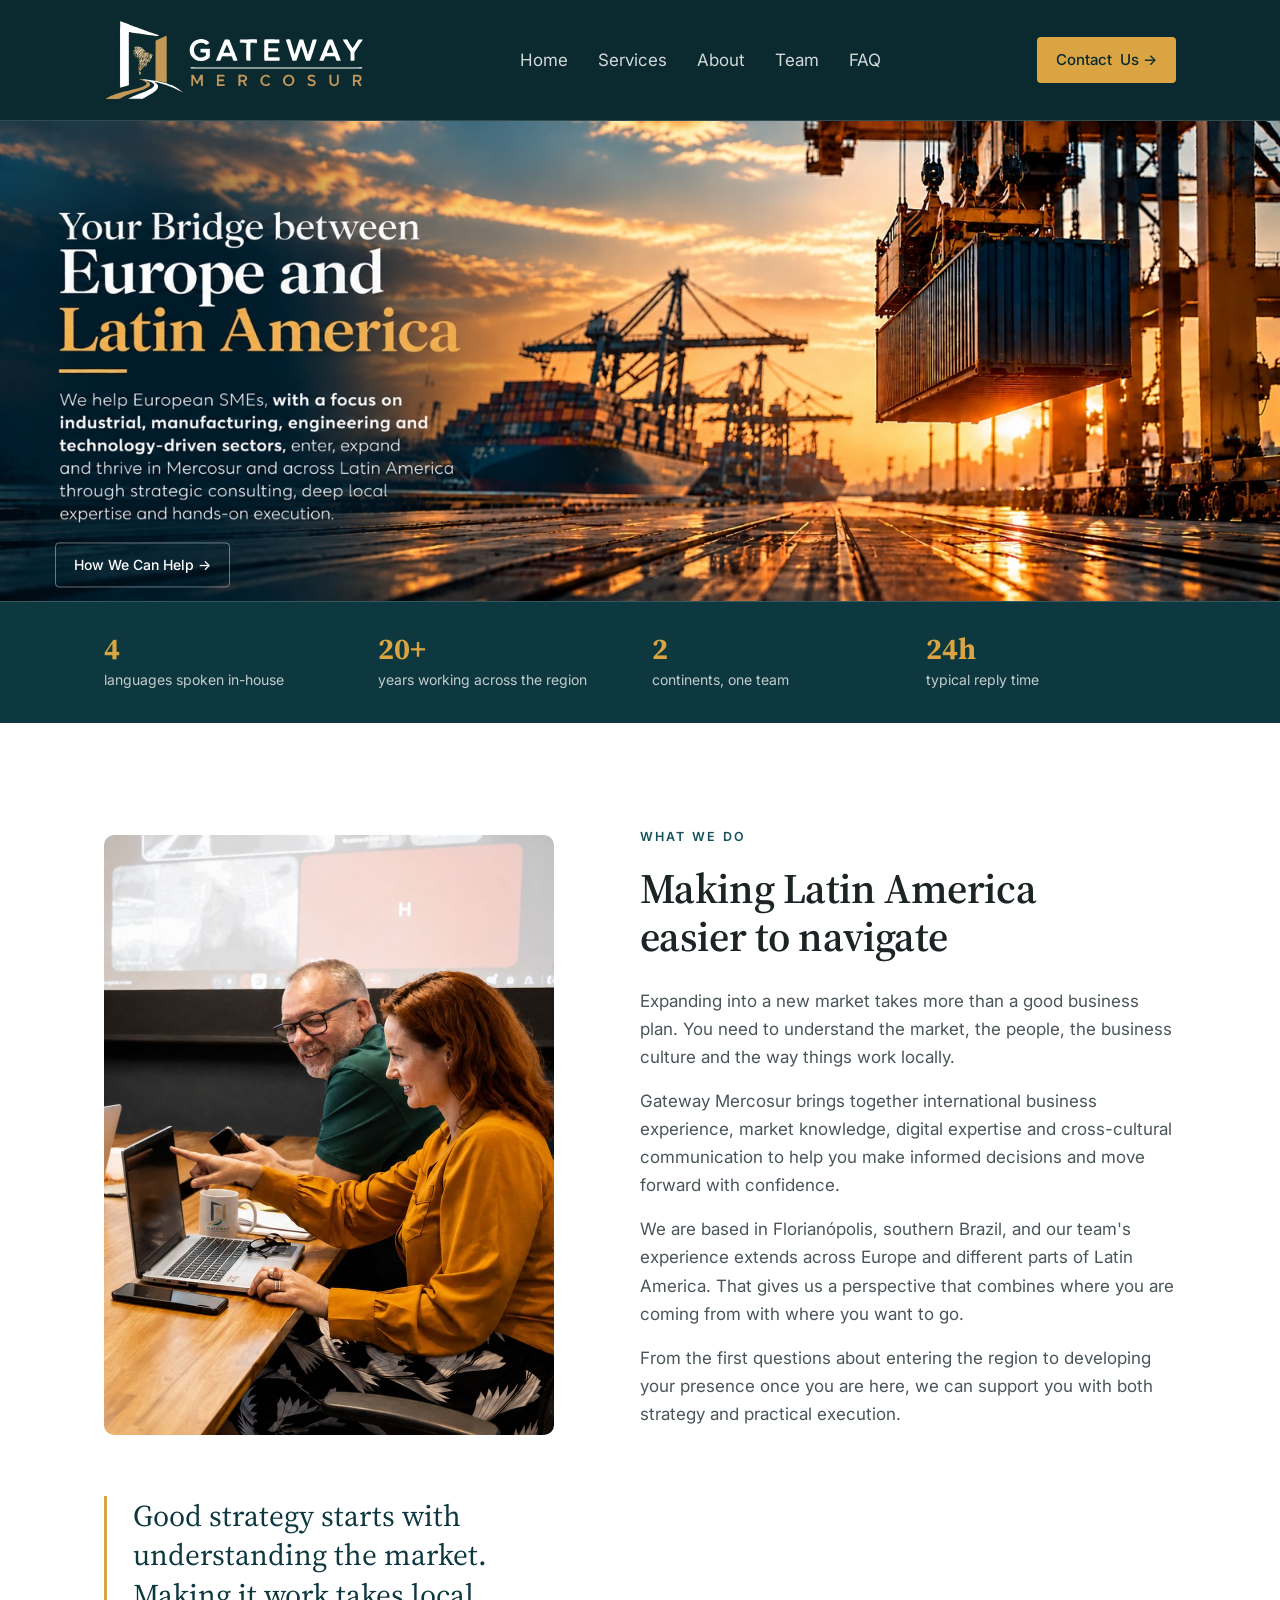
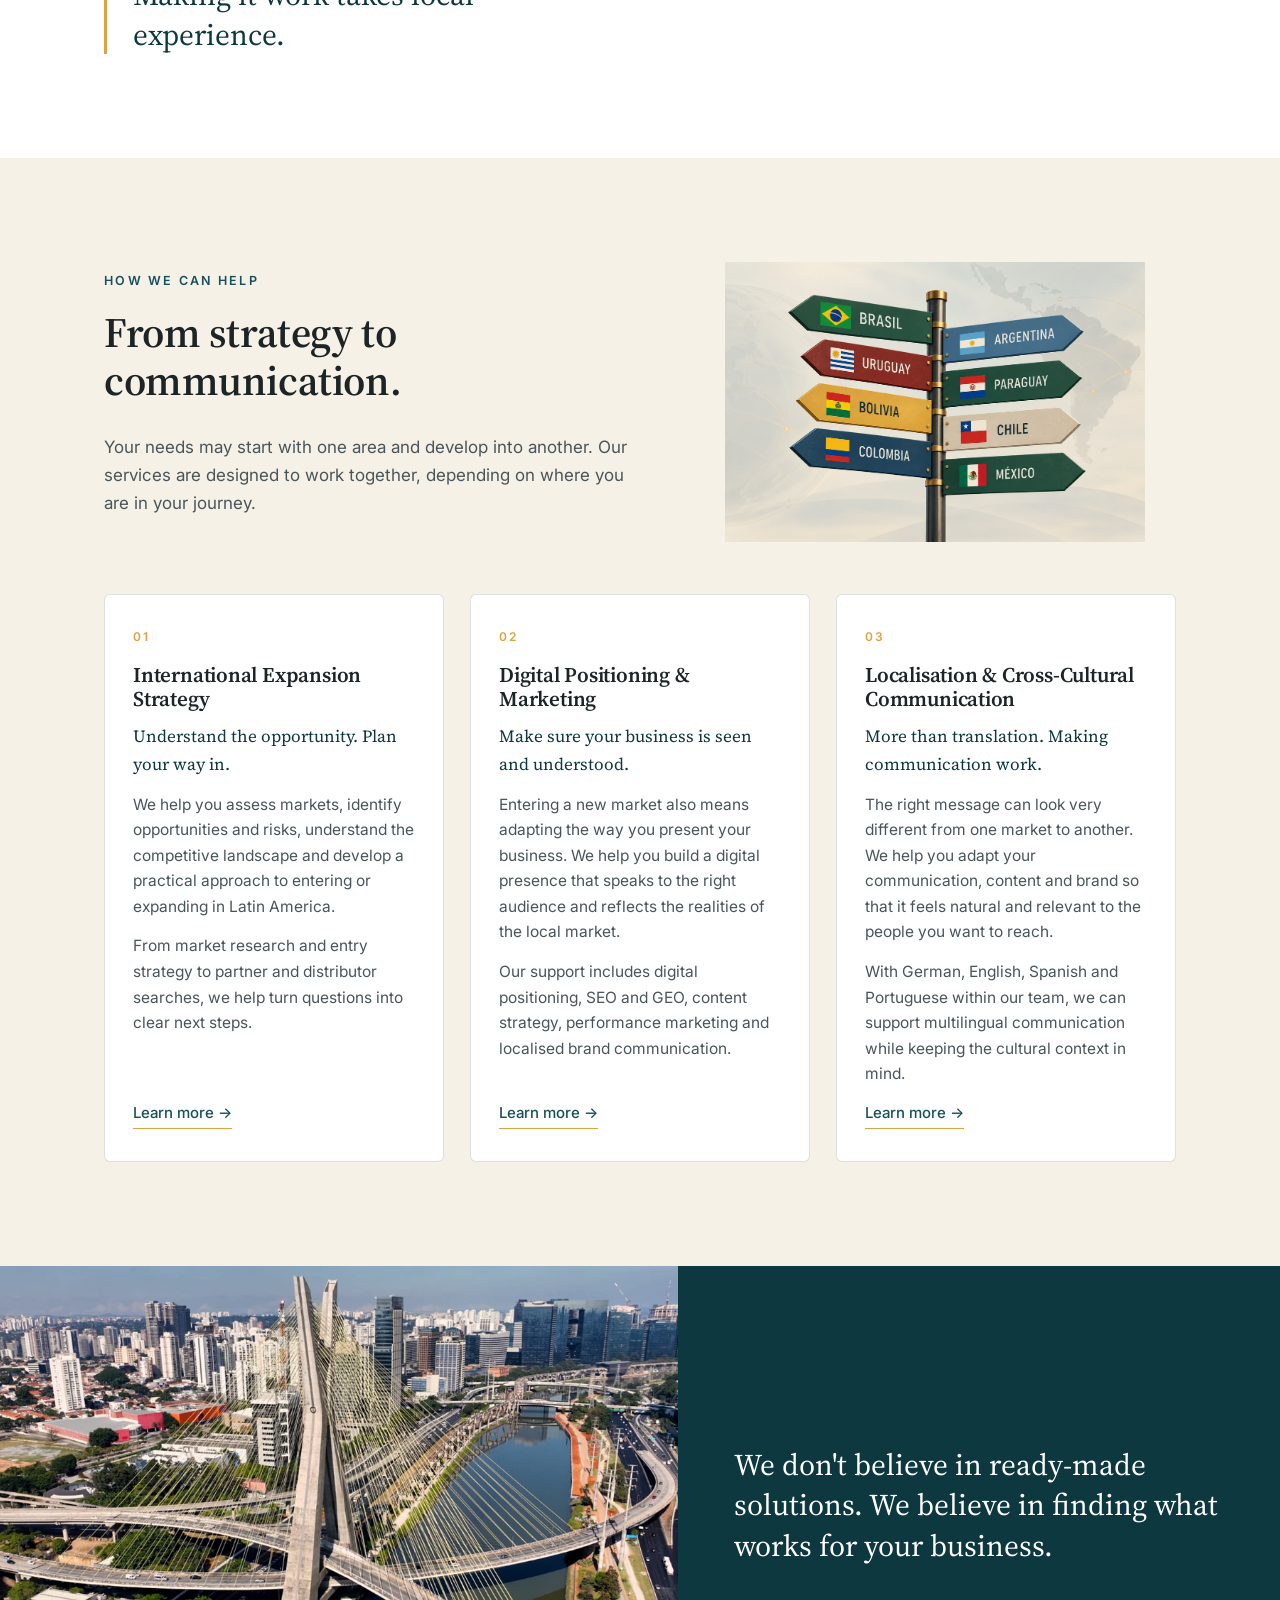
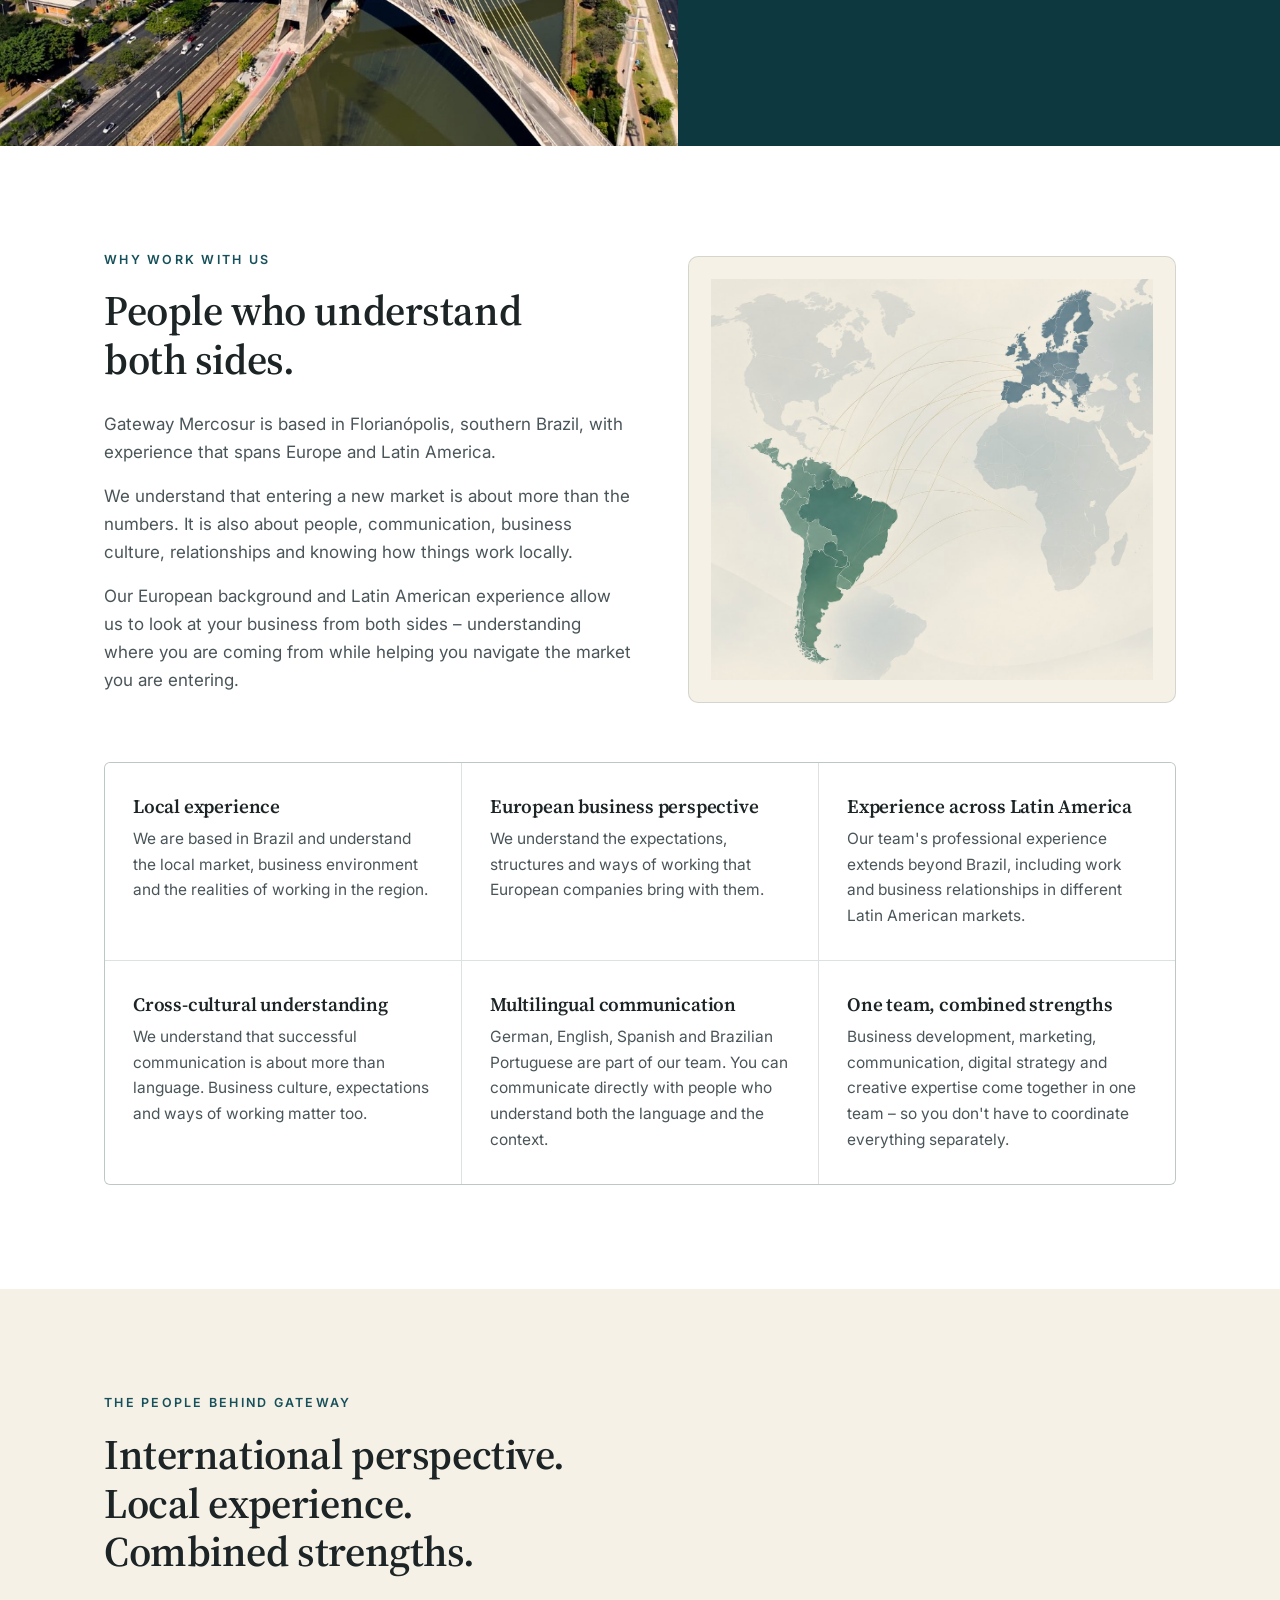
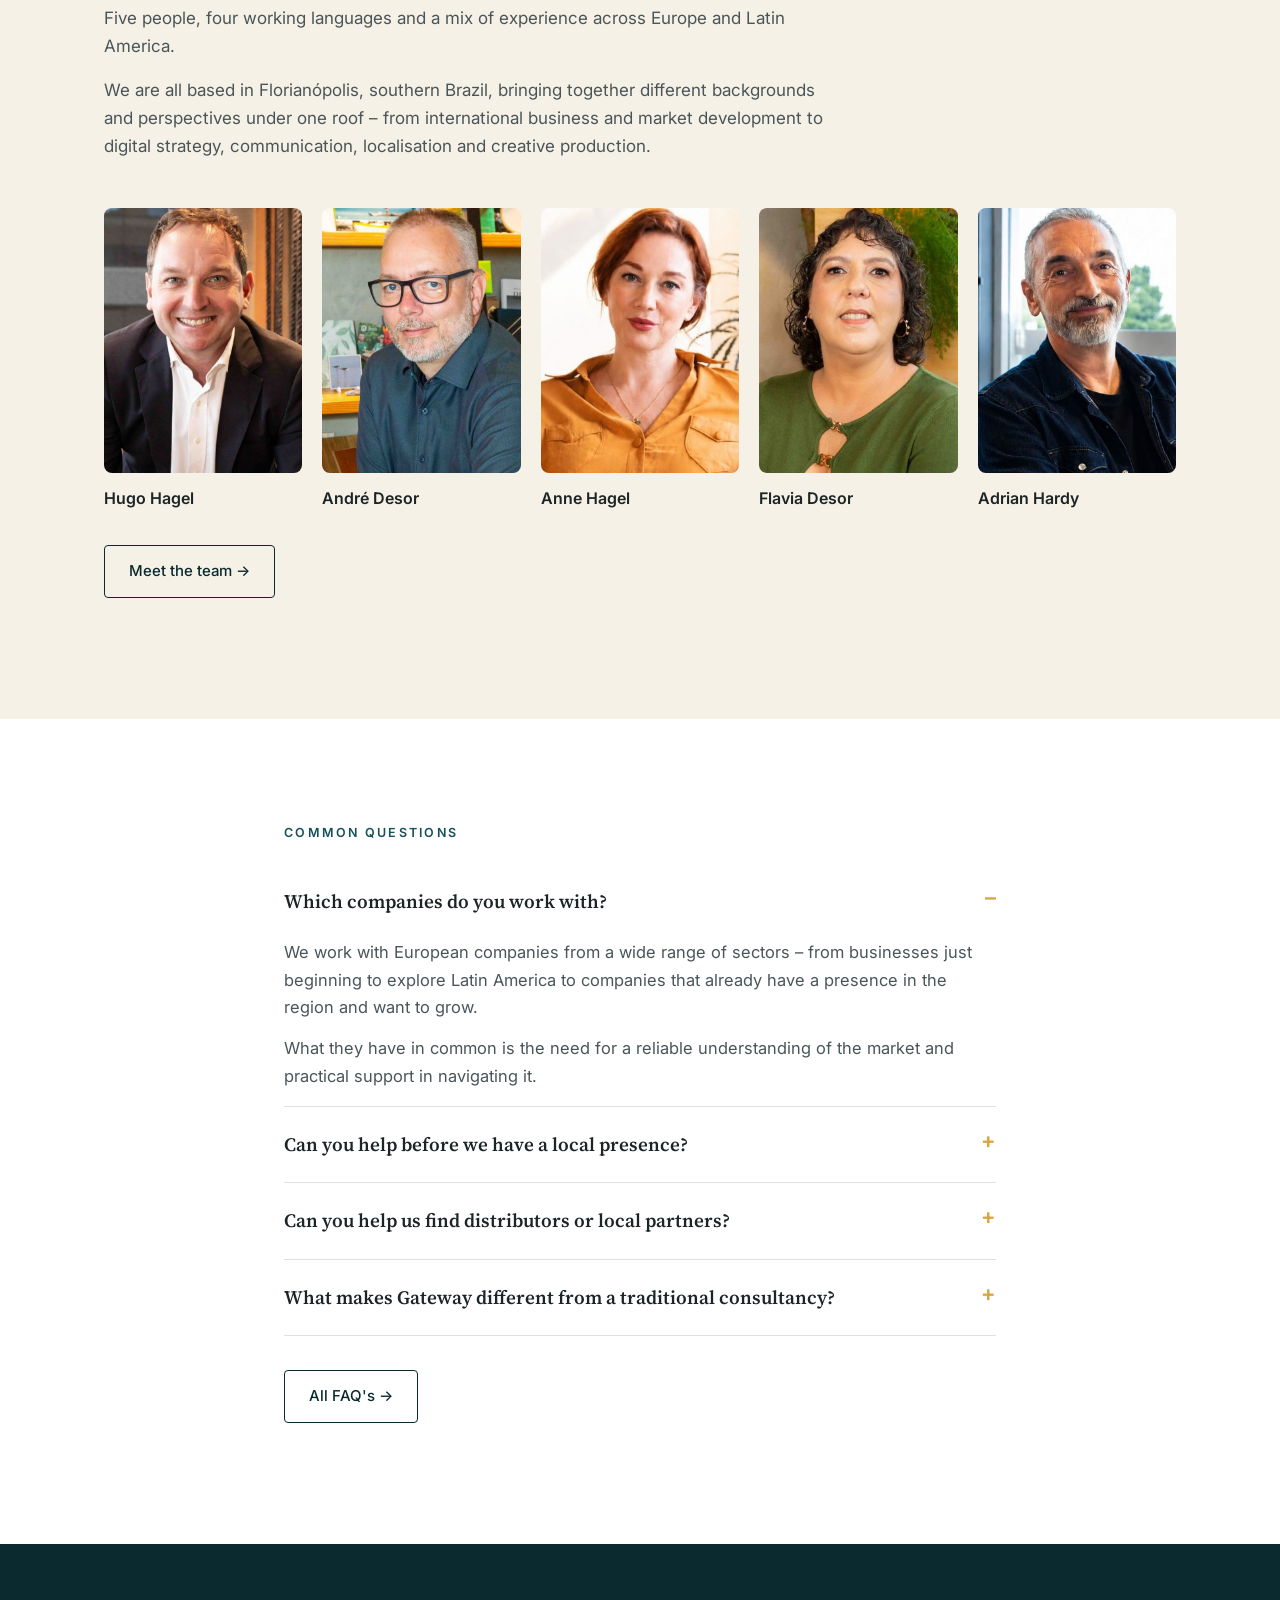
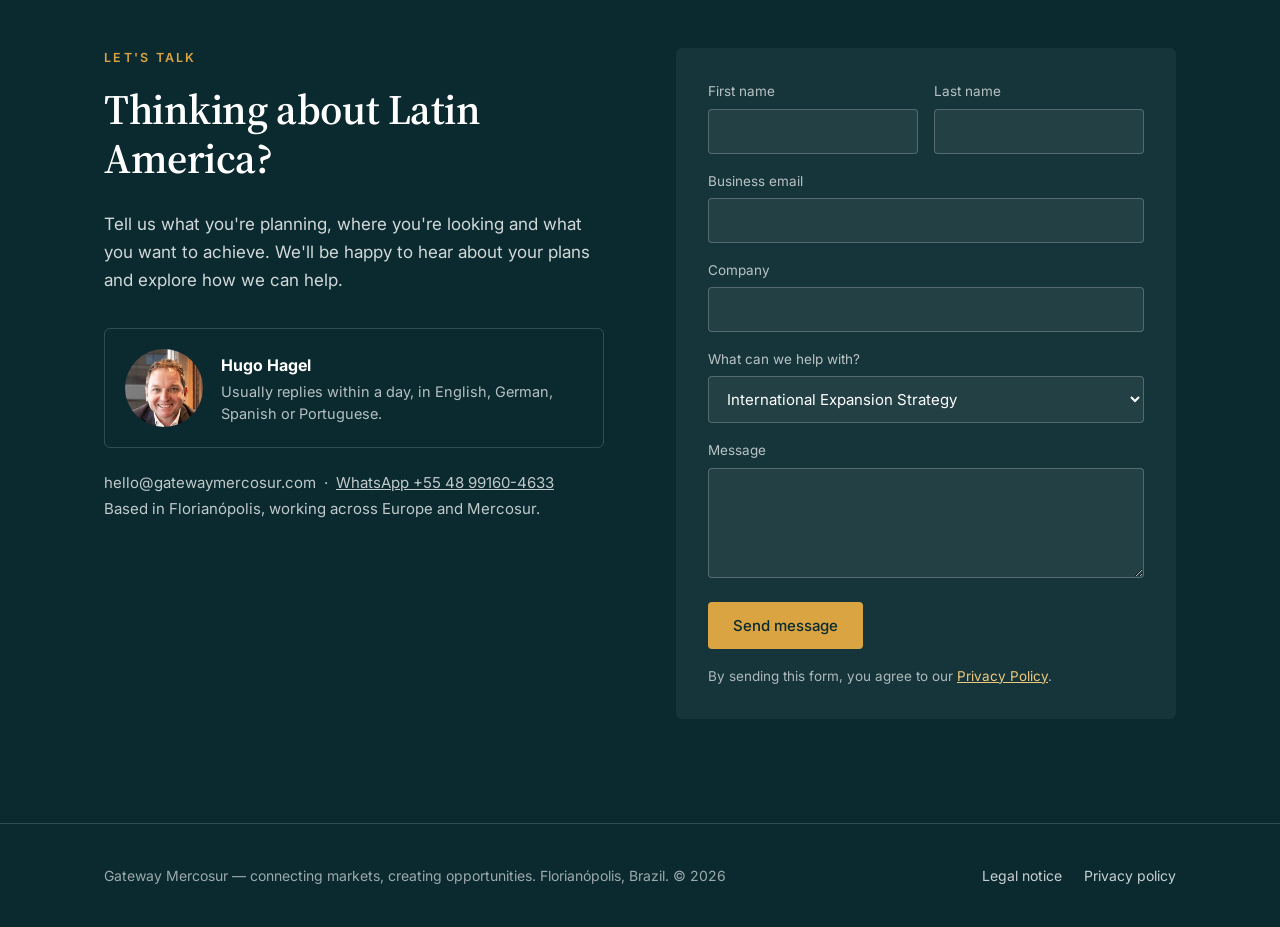
<file: index.html>
<!DOCTYPE html>
<html lang="en">
<head>
<meta charset="utf-8">
<meta name="viewport" content="width=device-width, initial-scale=1">
<title>Gateway Mercosur | Your bridge between Europe and Latin America</title>
<meta name="description" content="We help European companies explore, enter and grow in Mercosur and across Latin America, combining international business experience, local knowledge and practical support on the ground. Based in Florianópolis, Brazil.">
<link rel="preconnect" href="https://fonts.googleapis.com">
<link rel="preconnect" href="https://fonts.gstatic.com" crossorigin>
<link href="https://fonts.googleapis.com/css2?family=Source+Serif+4:opsz,wght@8..60,400;8..60,600&family=Inter:wght@400;500;600&display=swap" rel="stylesheet">
<link rel="stylesheet" href="assets/css/index.css">
</head>
<body>

<nav class="nav">
  <div class="wrap">
    <a class="brand" href="#" aria-label="Gateway Mercosur home"><img class="logo" src="assets/img/logo.svg" alt="Gateway Mercosur" width="1307" height="402"></a>
    <ul class="navlinks" id="mobile-menu">
      <li><a href="index.html" aria-current="page">Home</a></li>
      <li><a href="services.html">Services</a></li>
      <li><a href="about.html">About</a></li>
      <li><a href="team.html">Team</a></li>
      <li><a href="faq.html">FAQ</a></li>
    </ul>
    <a class="btn btn-gold" href="#contact">Contact<span class="nav-cta-extra"> Us &rarr;</span></a>
    <button class="burger" type="button" aria-label="Menu" aria-controls="mobile-menu" aria-expanded="false">&#9776;</button>
  </div>
</nav>

<header class="hero">
  <div class="herobanner">
    <img src="assets/img/home-hero-banner.jpg" alt="Your bridge between Europe and Latin America. We help European SMEs, particularly in industrial, manufacturing, engineering and technology-driven sectors, enter, expand and thrive in Mercosur and across Latin America.">
    <div class="herobanner-cta">
      <a class="btn btn-line" href="#how-we-can-help">How We Can Help &rarr;</a>
    </div>
  </div>
  <div class="heromobile">
    <img src="assets/img/Mobile Header-4.jpeg" alt="Your bridge between Europe and Latin America. We help European SMEs, particularly in industrial, manufacturing, engineering and technology-driven sectors, enter, expand and thrive in Mercosur and across Latin America.">
    <div class="heromobile-cta">
      <a class="btn btn-gold" href="#contact">Contact Us &rarr;</a>
      <a class="btn btn-line" href="#how-we-can-help">How We Can Help &rarr;</a>
    </div>
  </div>
  <div class="heroband">
    <div class="wrap">
      <div class="fact"><b>4</b><span>languages spoken in-house</span></div>
      <div class="fact"><b>20+</b><span>years working across the region</span></div>
      <div class="fact"><b>2</b><span>continents, one team</span></div>
      <div class="fact"><b>24h</b><span>typical reply time</span></div>
    </div>
  </div>
</header>

<!-- WHAT WE DO -->
<section id="what-we-do">
  <div class="wrap">
    <div class="wd-grid">
      <div>
      <div class="sec-head">
      <span class="eyebrow dk">What We Do</span>
      <h2>Making Latin America easier to navigate</h2>
    </div>
    <div class="body">
      <p>Expanding into a new market takes more than a good business plan. You need to understand the market, the people, the business culture and the way things work locally.</p>
      <p>Gateway Mercosur brings together international business experience, market knowledge, digital expertise and cross-cultural communication to help you make informed decisions and move forward with confidence.</p>
      <p>We are based in Florian&oacute;polis, southern Brazil, and our team's experience extends across Europe and different parts of Latin America. That gives us a perspective that combines where you are coming from with where you want to go.</p>
      <p>From the first questions about entering the region to developing your presence once you are here, we can support you with both strategy and practical execution.</p>
    </div>
      </div>
      <div class="wd-art"><img src="assets/img/andre-anne-laptop.jpg" alt="Andr&eacute; Desor and Anne Hagel working together at a laptop in the Florian&oacute;polis office" loading="lazy"></div>
    </div>
    <p class="pull">Good strategy starts with understanding the market. Making it work takes local experience.</p>
  </div>
</section>

<!-- HOW WE CAN HELP -->
<section class="sand" id="how-we-can-help">
  <div class="wrap">
    <div class="help-grid">
      <div>
      <div class="sec-head">
      <span class="eyebrow dk">How We Can Help</span>
      <h2>From strategy to communication.</h2>
    </div>
    <div class="body">
      <p>Your needs may start with one area and develop into another. Our services are designed to work together, depending on where you are in your journey.</p>
    </div>
      </div>
      <div class="help-art"><img src="assets/img/country-signpost.jpg" alt="A signpost with arrows pointing to Brasil, Argentina, Uruguay, Paraguay, Bolivia, Chile, Colombia and M&eacute;xico" loading="lazy"></div>
    </div>
    <div class="svc">
      <div class="card">
        <div class="step">01</div>
        <h3>International Expansion Strategy</h3>
        <p class="claim">Understand the opportunity. Plan your way in.</p>
        <p>We help you assess markets, identify opportunities and risks, understand the competitive landscape and develop a practical approach to entering or expanding in Latin America.</p>
        <p>From market research and entry strategy to partner and distributor searches, we help turn questions into clear next steps.</p>
        <a class="more" href="services.html#consulting">Learn more &rarr;</a>
      </div>
      <div class="card">
        <div class="step">02</div>
        <h3>Digital Positioning &amp; Marketing</h3>
        <p class="claim">Make sure your business is seen and understood.</p>
        <p>Entering a new market also means adapting the way you present your business. We help you build a digital presence that speaks to the right audience and reflects the realities of the local market.</p>
        <p>Our support includes digital positioning, SEO and GEO, content strategy, performance marketing and localised brand communication.</p>
        <a class="more" href="services.html#marketing">Learn more &rarr;</a>
      </div>
      <div class="card">
        <div class="step">03</div>
        <h3>Localisation &amp; Cross-Cultural Communication</h3>
        <p class="claim">More than translation. Making communication work.</p>
        <p>The right message can look very different from one market to another. We help you adapt your communication, content and brand so that it feels natural and relevant to the people you want to reach.</p>
        <p>With German, English, Spanish and Portuguese within our team, we can support multilingual communication while keeping the cultural context in mind.</p>
        <a class="more" href="services.html#localisation">Learn more &rarr;</a>
      </div>
    </div>
  </div>
</section>

<!-- PHOTO BAND -->
<div class="band">
  <div class="grid">
    <div class="bandart"><img src="assets/img/sao-paulo-aerial.jpg" alt="Aerial view of a Latin American city"></div>
    <div class="copy">
      <blockquote>We don't believe in ready-made solutions. We believe in finding what works for your business.</blockquote>
    </div>
  </div>
</div>

<!-- WHY WORK WITH US -->
<section id="why">
  <div class="wrap">
    <div class="why-grid">
      <div>
      <div class="sec-head">
      <span class="eyebrow dk">Why Work With Us</span>
      <h2>People who understand both sides.</h2>
    </div>
    <div class="body">
      <p>Gateway Mercosur is based in Florian&oacute;polis, southern Brazil, with experience that spans Europe and Latin America.</p>
      <p>We understand that entering a new market is about more than the numbers. It is also about people, communication, business culture, relationships and knowing how things work locally.</p>
      <p>Our European background and Latin American experience allow us to look at your business from both sides &ndash; understanding where you are coming from while helping you navigate the market you are entering.</p>
    </div>
      </div>
      <div class="why-map"><img src="assets/img/europe-latam-map.jpg" alt="Map showing connections arcing between Europe and Latin America" loading="lazy"></div>
    </div>
    <div class="reasons">
      <div class="reason"><h3>Local experience</h3><p>We are based in Brazil and understand the local market, business environment and the realities of working in the region.</p></div>
      <div class="reason"><h3>European business perspective</h3><p>We understand the expectations, structures and ways of working that European companies bring with them.</p></div>
      <div class="reason"><h3>Experience across Latin America</h3><p>Our team's professional experience extends beyond Brazil, including work and business relationships in different Latin American markets.</p></div>
      <div class="reason"><h3>Cross-cultural understanding</h3><p>We understand that successful communication is about more than language. Business culture, expectations and ways of working matter too.</p></div>
      <div class="reason"><h3>Multilingual communication</h3><p>German, English, Spanish and Brazilian Portuguese are part of our team. You can communicate directly with people who understand both the language and the context.</p></div>
      <div class="reason"><h3>One team, combined strengths</h3><p>Business development, marketing, communication, digital strategy and creative expertise come together in one team &ndash; so you don't have to coordinate everything separately.</p></div>
    </div>
  </div>
</section>

<!-- THE PEOPLE -->
<section class="sand" id="people">
  <div class="wrap">
    <div class="sec-head">
      <span class="eyebrow dk">The People Behind Gateway</span>
      <h2>International perspective. Local experience. Combined strengths.</h2>
    </div>
    <div class="body">
      <p>Five people, four working languages and a mix of experience across Europe and Latin America.</p>
      <p>We are all based in Florian&oacute;polis, southern Brazil, bringing together different backgrounds and perspectives under one roof &ndash; from international business and market development to digital strategy, communication, localisation and creative production.</p>
    </div>
    <div class="people">
      <div class="person"><img src="assets/img/hugo-hagel.jpg" alt="Portrait of Hugo Hagel"><b>Hugo Hagel</b></div>
      <div class="person"><img src="assets/img/andre-desor.jpg" alt="Portrait of Andr&eacute; Desor"><b>Andr&eacute; Desor</b></div>
      <div class="person"><img src="assets/img/anne-hagel.jpg" alt="Portrait of Anne Hagel"><b>Anne Hagel</b></div>
      <div class="person"><img src="assets/img/flavia-desor.jpg" alt="Portrait of Flavia Desor"><b>Flavia Desor</b></div>
      <div class="person"><img src="assets/img/adrian-hardy.jpg" alt="Portrait of Adrian Hardy"><b>Adrian Hardy</b></div>
    </div>
    <p style="margin-top:34px"><a class="btn btn-dark" href="team.html">Meet the team &rarr;</a></p>
  </div>
</section>

<!-- COMMON QUESTIONS -->
<section id="faq">
  <div class="wrap narrow">
    <div class="sec-head">
      <span class="eyebrow dk">Common Questions</span>
    </div>
    <div style="margin-top:20px">
      <details open>
        <summary>Which companies do you work with?</summary>
        <div class="ans">
          <p>We work with European companies from a wide range of sectors &ndash; from businesses just beginning to explore Latin America to companies that already have a presence in the region and want to grow.</p>
          <p>What they have in common is the need for a reliable understanding of the market and practical support in navigating it.</p>
        </div>
      </details>
      <details>
        <summary>Can you help before we have a local presence?</summary>
        <div class="ans">
          <p>Absolutely. You don't need to have an office, employees or an established operation in Latin America to start exploring your options.</p>
          <p>We can help you assess the opportunity, understand the market, identify potential partners and develop a realistic approach before you make major commitments.</p>
        </div>
      </details>
      <details>
        <summary>Can you help us find distributors or local partners?</summary>
        <div class="ans">
          <p>Yes. Depending on your goals and market, we can help identify and assess potential distributors, suppliers, business partners and other relevant contacts.</p>
          <p>The aim is not simply to create a list of names, but to help you understand which opportunities are worth pursuing.</p>
        </div>
      </details>
      <details>
        <summary>What makes Gateway different from a traditional consultancy?</summary>
        <div class="ans">
          <p>We combine strategic thinking with practical, local experience.</p>
          <p>We don't see strategy and execution as separate steps. Depending on your needs, we can help you understand the market, develop the approach, communicate your proposition and support the practical steps that follow.</p>
        </div>
      </details>
    </div>
    <p style="margin-top:34px"><a class="btn btn-dark" href="faq.html">All FAQ's &rarr;</a></p>
  </div>
</section>

<!-- LET'S TALK -->
<section class="contact" id="contact">
  <div class="wrap split">
    <div>
      <span class="eyebrow">Let's Talk</span>
      <h2 style="font-size:clamp(28px,3.4vw,42px);max-width:18ch">Thinking about Latin America?</h2>
      <div class="body">
        <p>Tell us what you're planning, where you're looking and what you want to achieve. We'll be happy to hear about your plans and explore how we can help.</p>
      </div>
      <div class="person-line">
        <img src="assets/img/hugo-hagel-avatar.jpg" alt="Portrait of Hugo Hagel">
        <div><b>Hugo Hagel</b><span>Usually replies within a day, in English, German, Spanish or Portuguese.</span></div>
      </div>
      <p class="contact-lines">hello@gatewaymercosur.com &nbsp;&middot;&nbsp; <a href="https://wa.me/5548991604633">WhatsApp +55 48 99160-4633</a><br>Based in Florian&oacute;polis, working across Europe and Mercosur.</p>
    </div>
    <form onsubmit="return false">
      <div><label for="fn">First name</label><input id="fn"></div>
      <div><label for="ln">Last name</label><input id="ln"></div>
      <div class="full"><label for="em">Business email</label><input id="em" type="email"></div>
      <div class="full"><label for="co">Company</label><input id="co"></div>
      <div class="full"><label for="sv">What can we help with?</label><select id="sv">
        <option>International Expansion Strategy</option>
        <option>Digital Positioning &amp; Marketing</option>
        <option>Localisation &amp; Cross-Cultural Communication</option>
        <option>Something else</option>
      </select></div>
      <div class="full"><label for="ms">Message</label><textarea id="ms"></textarea></div>
      <div class="full"><button class="btn btn-gold" type="submit">Send message</button></div>
      <p class="full form-note">By sending this form, you agree to our <a href="privacy-policy.html">Privacy Policy</a>.</p>
    </form>
  </div>
</section>

<footer>
  <div class="wrap">
    <span>Gateway Mercosur &mdash; connecting markets, creating opportunities. Florian&oacute;polis, Brazil. &copy; 2026</span>
    <span class="footer-links"><a href="legal-notice.html">Legal notice</a><a href="privacy-policy.html">Privacy policy</a></span>
  </div>
</footer>

<script src="assets/js/nav.js"></script>
</body>
</html>
</file>
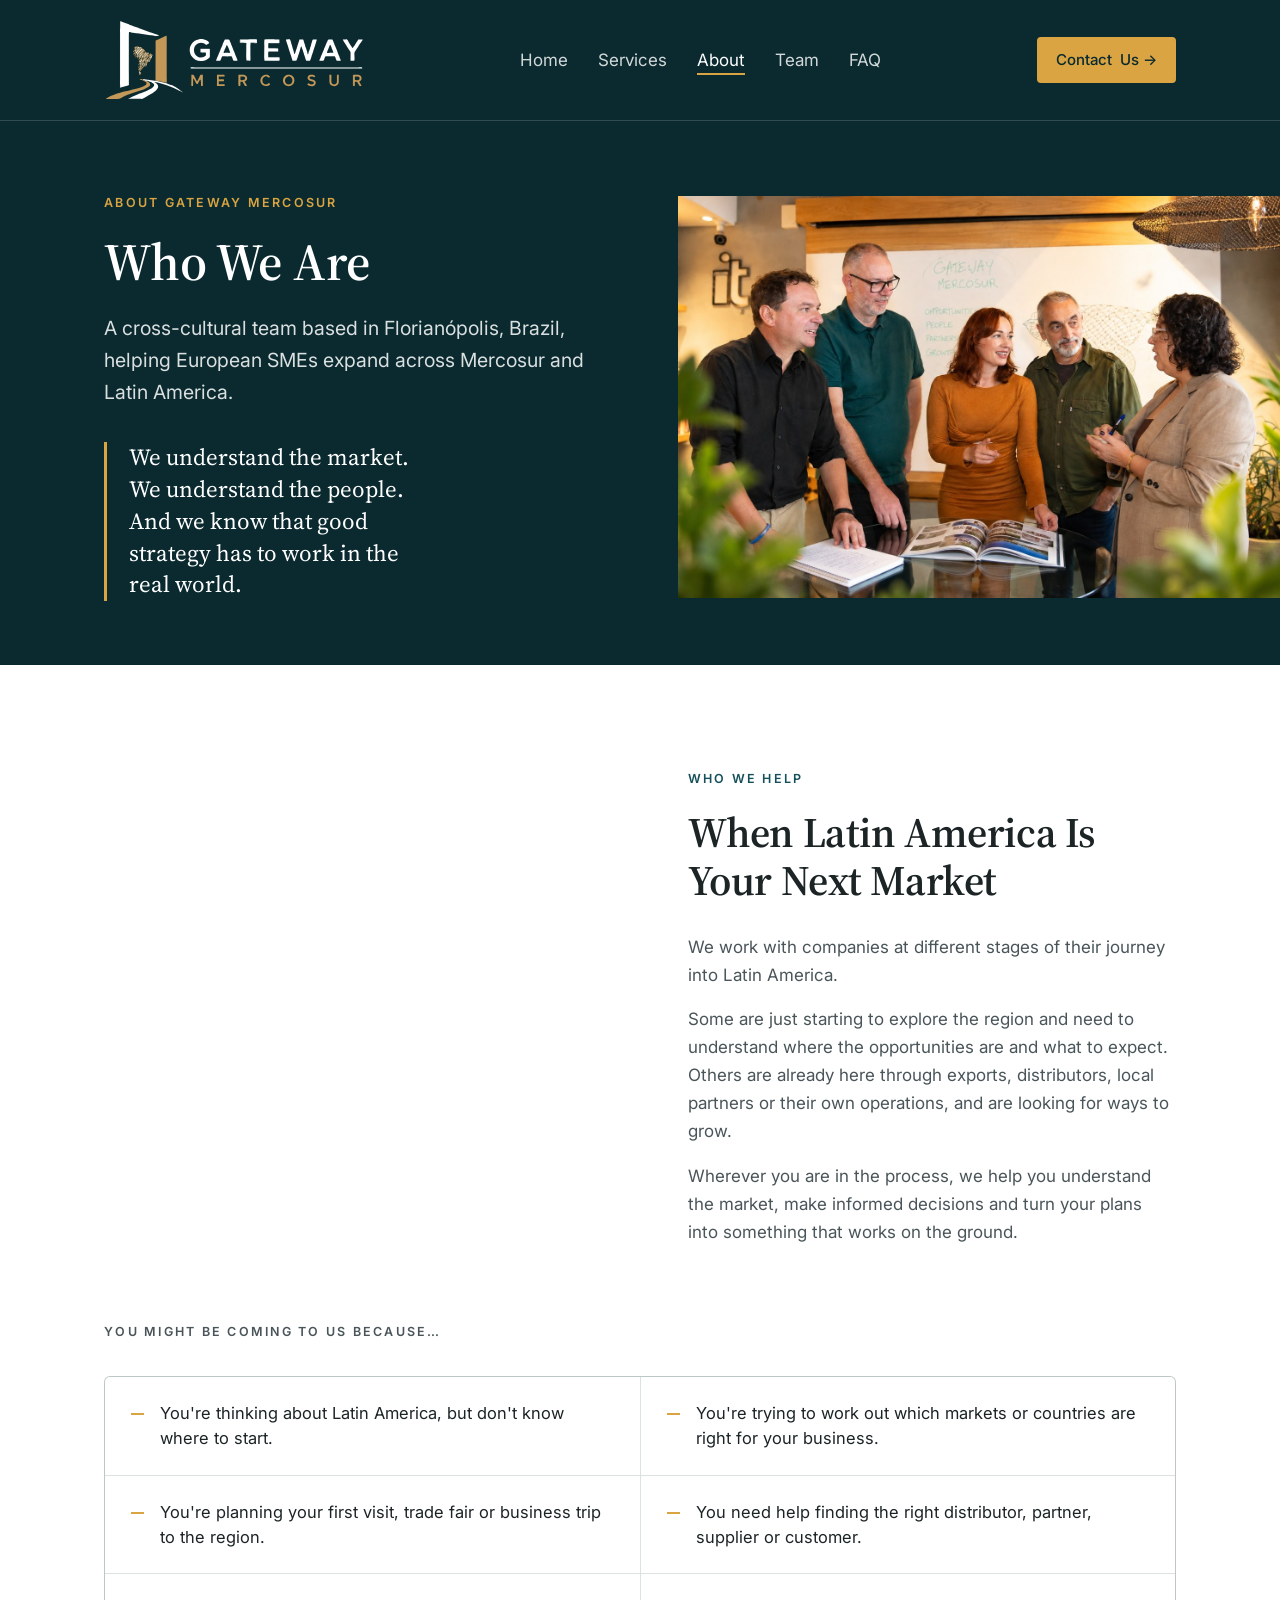
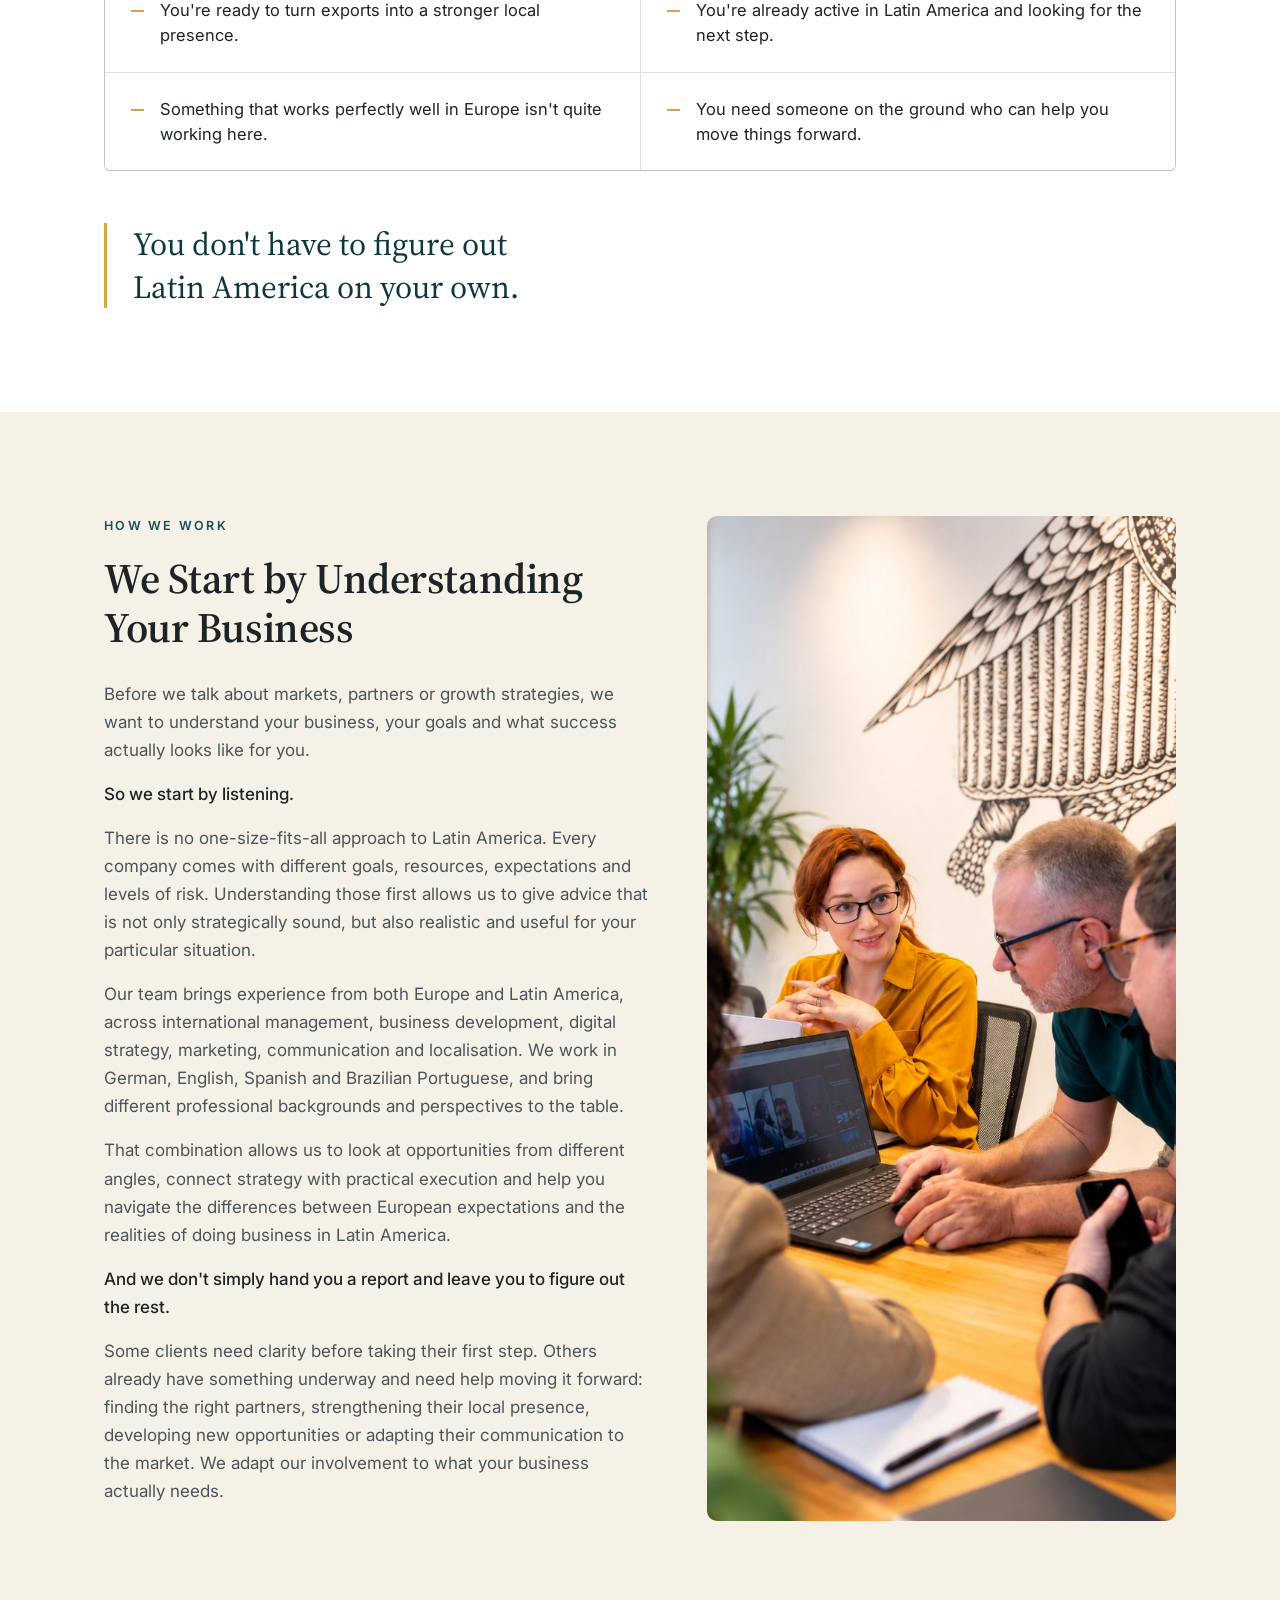
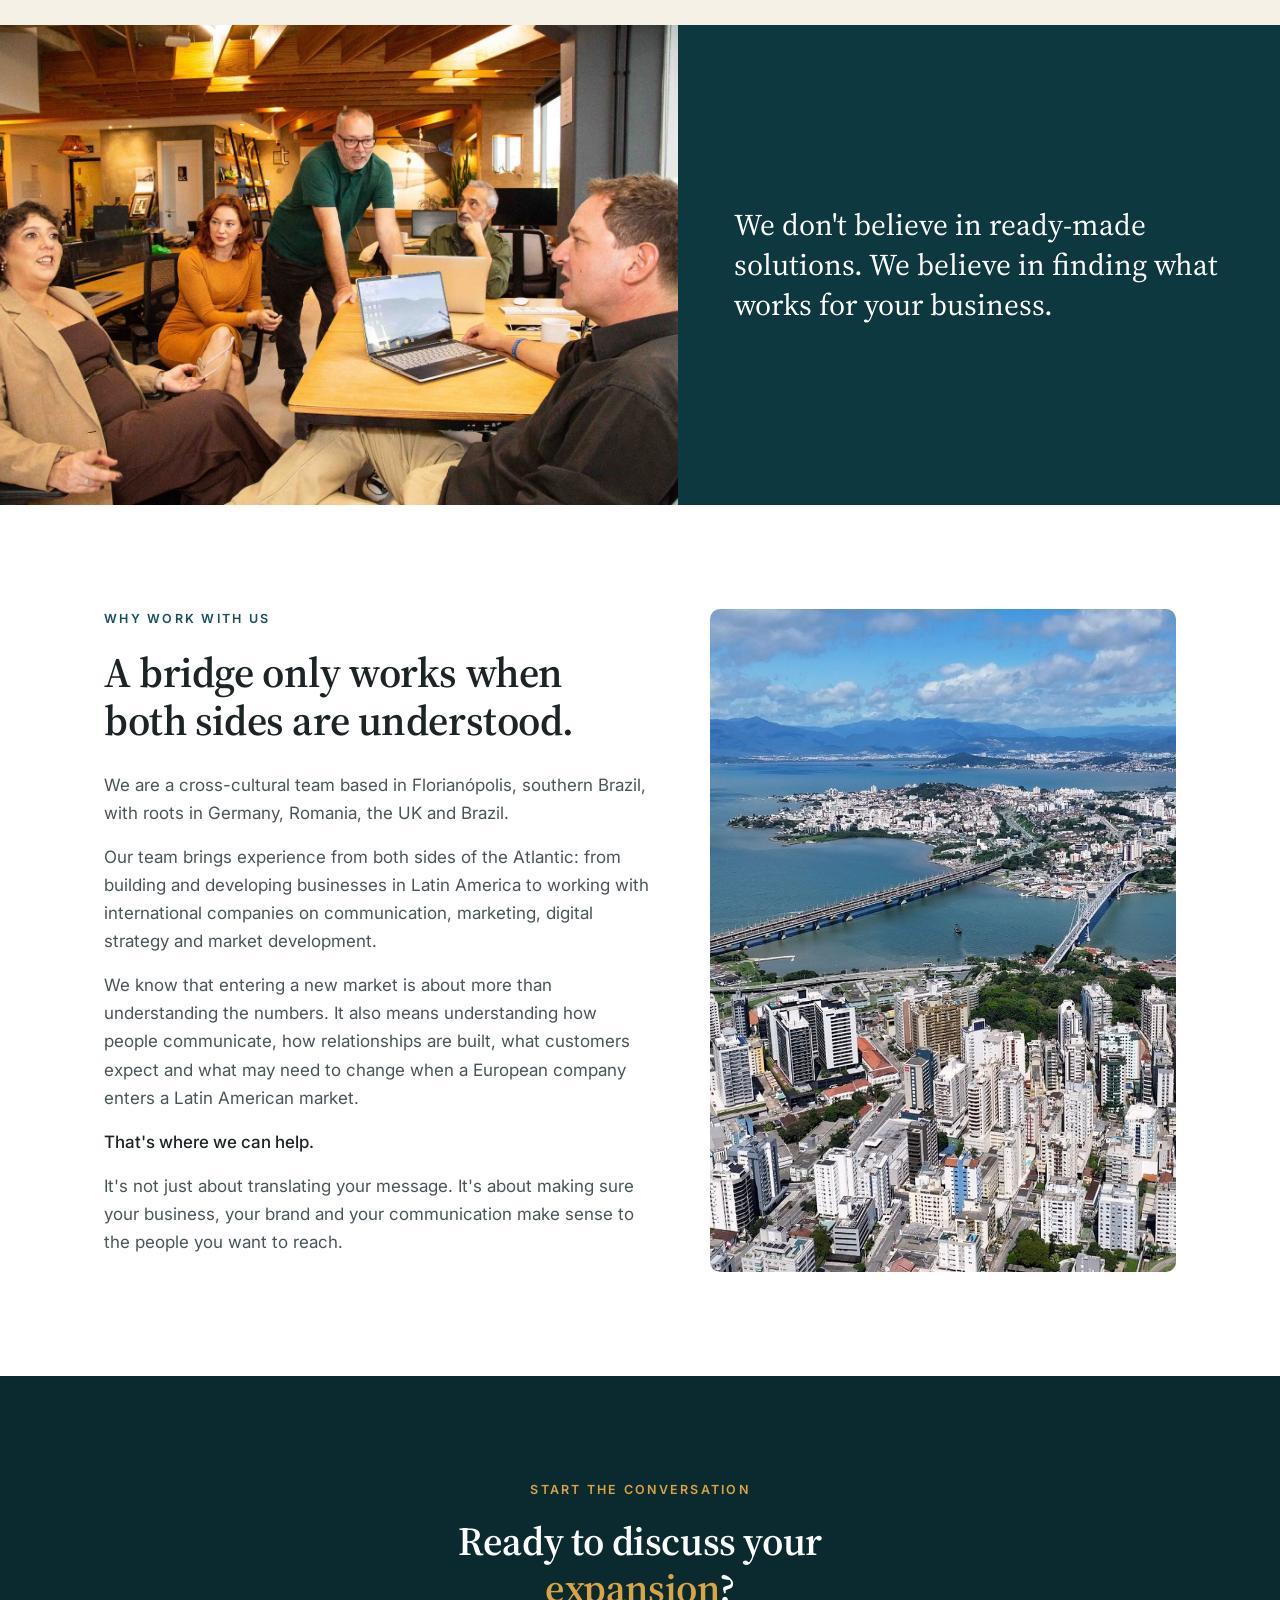
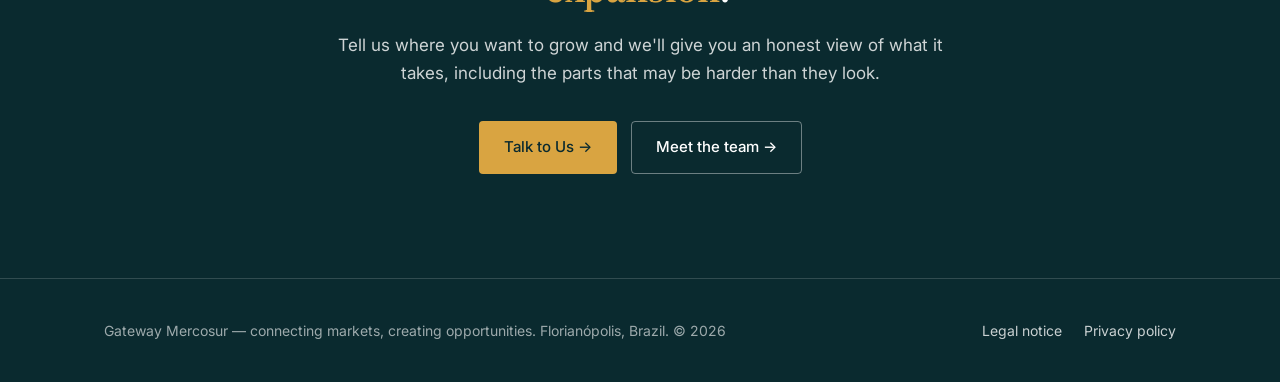
<file: about.html>
<!DOCTYPE html>
<html lang="en">
<head>
<meta charset="utf-8">
<meta name="viewport" content="width=device-width, initial-scale=1">
<title>About | Gateway Mercosur</title>
<meta name="description" content="A cross-cultural team based in Florianópolis, Brazil, helping European SMEs expand across Mercosur and Latin America. Who we help, how we work, and why work with us.">
<link rel="preconnect" href="https://fonts.googleapis.com">
<link rel="preconnect" href="https://fonts.gstatic.com" crossorigin>
<link href="https://fonts.googleapis.com/css2?family=Source+Serif+4:opsz,wght@8..60,400;8..60,600&family=Inter:wght@400;500;600&display=swap" rel="stylesheet">
<link rel="stylesheet" href="assets/css/about.css">
</head>
<body>

<nav class="nav">
  <div class="wrap">
    <a class="brand" href="index.html" aria-label="Gateway Mercosur home"><img class="logo" src="assets/img/logo.svg" alt="Gateway Mercosur" width="1307" height="402"></a>
    <ul class="navlinks" id="mobile-menu">
      <li><a href="index.html">Home</a></li>
      <li><a href="services.html">Services</a></li>
      <li><a href="about.html" aria-current="page">About</a></li>
      <li><a href="team.html">Team</a></li>
      <li><a href="faq.html">FAQ</a></li>
    </ul>
    <a class="btn btn-gold" href="index.html#contact">Contact<span class="nav-cta-extra"> Us &rarr;</span></a>
    <button class="burger" type="button" aria-label="Menu" aria-controls="mobile-menu" aria-expanded="false">&#9776;</button>
  </div>
</nav>

<header class="phero">
  <div class="wrap phero-grid">
    <div>
      <span class="eyebrow">About Gateway Mercosur</span>
      <h1>Who We Are</h1>
      <p class="lede">A cross-cultural team based in Florian&oacute;polis, Brazil, helping European SMEs expand across Mercosur and Latin America.</p>
      <p class="phero-quote">We understand the market. We understand the people. And we know that good strategy has to work in the real world.</p>
    </div>
    <div class="phero-art"><img src="assets/img/about-header-team.jpg" alt="The Gateway Mercosur team talking in front of a whiteboard reading Gateway Mercosur: opportunity, people, partners, growth"></div>
  </div>
</header>

<!-- WHO WE HELP -->
<section id="who-we-help">
  <div class="wrap">
    <div class="who-grid">
      <div class="who-art"><picture><source media="(max-width:900px)" srcset="assets/img/who-we-help-graphic-mobile.jpg"><img src="assets/img/who-we-help-graphic.jpg" alt="Illustration of a doorway linking Europe and Latin America, surrounded by icons for industry, people, growth and logistics" loading="lazy"></picture></div>
      <div>
      <div class="sec-head">
      <span class="eyebrow" style="color:var(--petrol-700)">Who We Help</span>
      <h2>When Latin America Is Your Next Market</h2>
    </div>
    <div class="body">
      <p>We work with companies at different stages of their journey into Latin America.</p>
      <p>Some are just starting to explore the region and need to understand where the opportunities are and what to expect. Others are already here through exports, distributors, local partners or their own operations, and are looking for ways to grow.</p>
      <p>Wherever you are in the process, we help you understand the market, make informed decisions and turn your plans into something that works on the ground.</p>
    </div>
      </div>
    </div>
    <div class="prompts-label">You might be coming to us because&hellip;</div>
    <div class="prompts">
      <div class="prompt">You're thinking about Latin America, but don't know where to start.</div>
      <div class="prompt">You're trying to work out which markets or countries are right for your business.</div>
      <div class="prompt">You're planning your first visit, trade fair or business trip to the region.</div>
      <div class="prompt">You need help finding the right distributor, partner, supplier or customer.</div>
      <div class="prompt">You're ready to turn exports into a stronger local presence.</div>
      <div class="prompt">You're already active in Latin America and looking for the next step.</div>
      <div class="prompt">Something that works perfectly well in Europe isn't quite working here.</div>
      <div class="prompt">You need someone on the ground who can help you move things forward.</div>
    </div>

    <p class="pull wide">You don't have to figure out Latin America on your own.</p>
  </div>
</section>

<!-- HOW WE WORK -->
<section class="sand" id="how-we-work">
  <div class="wrap">
    <div class="work-grid">
      <div>
      <div class="sec-head">
      <span class="eyebrow" style="color:var(--petrol-700)">How We Work</span>
      <h2>We Start by Understanding Your Business</h2>
    </div>
    <div class="body">
      <p>Before we talk about markets, partners or growth strategies, we want to understand your business, your goals and what success actually looks like for you.</p>
      <p class="punch">So we start by listening.</p>
      <p>There is no one-size-fits-all approach to Latin America. Every company comes with different goals, resources, expectations and levels of risk. Understanding those first allows us to give advice that is not only strategically sound, but also realistic and useful for your particular situation.</p>
      <p>Our team brings experience from both Europe and Latin America, across international management, business development, digital strategy, marketing, communication and localisation. We work in German, English, Spanish and Brazilian Portuguese, and bring different professional backgrounds and perspectives to the table.</p>
      <p>That combination allows us to look at opportunities from different angles, connect strategy with practical execution and help you navigate the differences between European expectations and the realities of doing business in Latin America.</p>
      <p class="punch">And we don't simply hand you a report and leave you to figure out the rest.</p>
      <p>Some clients need clarity before taking their first step. Others already have something underway and need help moving it forward: finding the right partners, strengthening their local presence, developing new opportunities or adapting their communication to the market. We adapt our involvement to what your business actually needs.</p>
    </div>
      </div>
      <div class="work-art"><img src="assets/img/about-how-we-work.jpg" alt="Four members of the Gateway Mercosur team around a table in a video call, one speaking while the others listen" loading="lazy"></div>
    </div>
  </div>
</section>

<!-- PHOTO BAND -->
<div class="band">
  <div class="grid">
    <div class="bandart"><img src="assets/img/about-office-band.jpg" alt="The Gateway Mercosur team talking around a table in their open-plan office in Florian&oacute;polis"></div>
    <div class="copy">
      <blockquote>We don't believe in ready-made solutions. We believe in finding what works for your business.</blockquote>
    </div>
  </div>
</div>

<!-- WHY WORK WITH US -->
<section id="why-work-with-us">
  <div class="wrap whygrid">
    <div>
    <div class="sec-head">
      <span class="eyebrow" style="color:var(--petrol-700)">Why Work With Us</span>
      <h2>A bridge only works when both sides are understood.</h2>
    </div>
    <div class="body">
      <p>We are a cross-cultural team based in Florian&oacute;polis, southern Brazil, with roots in Germany, Romania, the UK and Brazil.</p>
      <p>Our team brings experience from both sides of the Atlantic: from building and developing businesses in Latin America to working with international companies on communication, marketing, digital strategy and market development.</p>
      <p>We know that entering a new market is about more than understanding the numbers. It also means understanding how people communicate, how relationships are built, what customers expect and what may need to change when a European company enters a Latin American market.</p>
      <p class="punch">That's where we can help.</p>
      <p>It's not just about translating your message. It's about making sure your business, your brand and your communication make sense to the people you want to reach.</p>
    </div>
    </div>
    <div class="whyart"><picture><source media="(max-width:900px)" srcset="assets/img/about-header-team-mobile.jpg"><img src="assets/img/florianopolis-bridges.jpg" alt="Aerial view of Florian&oacute;polis, Brazil, with the Herc&iacute;lio Luz and Colombo Salles bridges crossing the bay to the mainland" loading="lazy"></picture></div>
  </div>
</section>

<section class="cta" id="contact">
  <div class="wrap narrow">
    <span class="eyebrow">Start the conversation</span>
    <h2>Ready to discuss your <span class="accent">expansion</span>?</h2>
    <p>Tell us where you want to grow and we'll give you an honest view of what it takes, including the parts that may be harder than they look.</p>
    <div class="actions">
      <a class="btn btn-gold" href="mailto:hello@gatewaymercosur.com">Talk to Us &rarr;</a>
      <a class="btn btn-line" href="team.html">Meet the team &rarr;</a>
    </div>
  </div>
</section>

<footer>
  <div class="wrap">
    <span>Gateway Mercosur &mdash; connecting markets, creating opportunities. Florian&oacute;polis, Brazil. &copy; 2026</span>
    <span class="footer-links"><a href="legal-notice.html">Legal notice</a><a href="privacy-policy.html">Privacy policy</a></span>
  </div>
</footer>

<script src="assets/js/nav.js"></script>
</body>
</html>
</file>
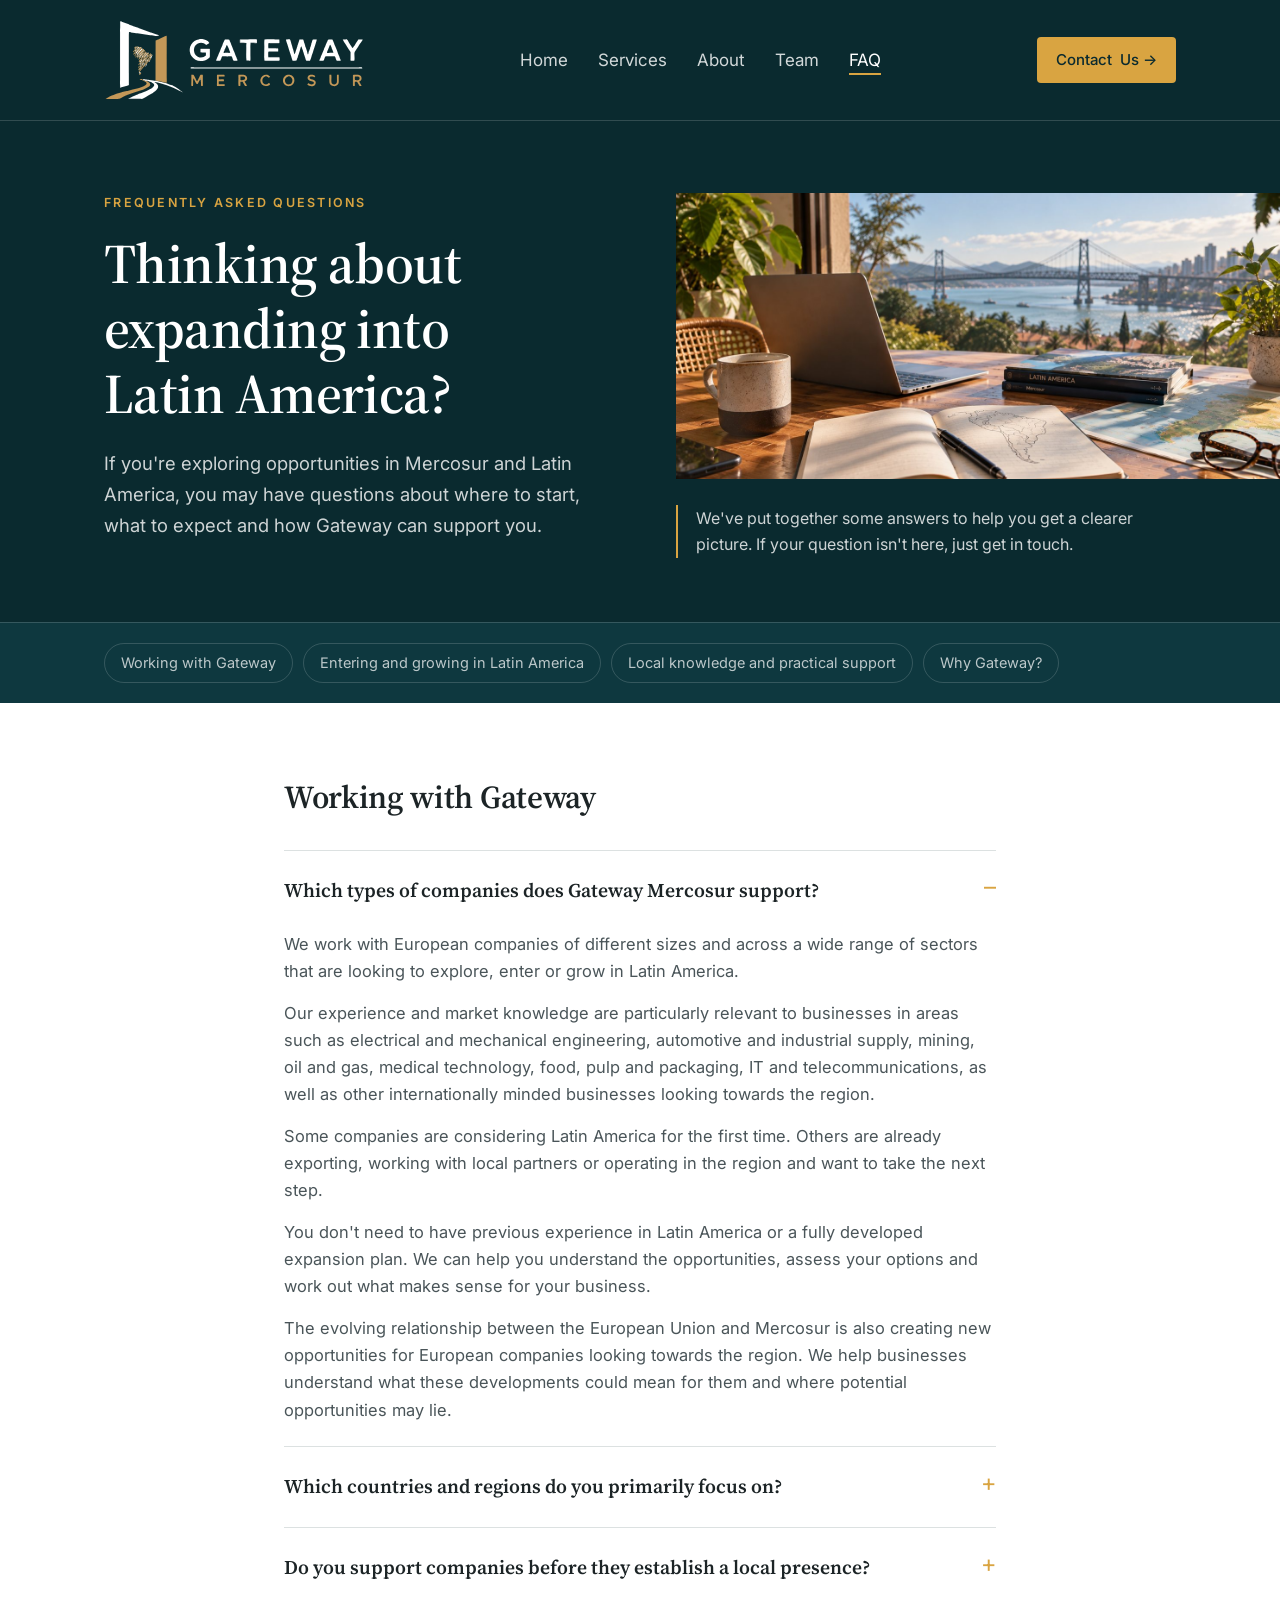
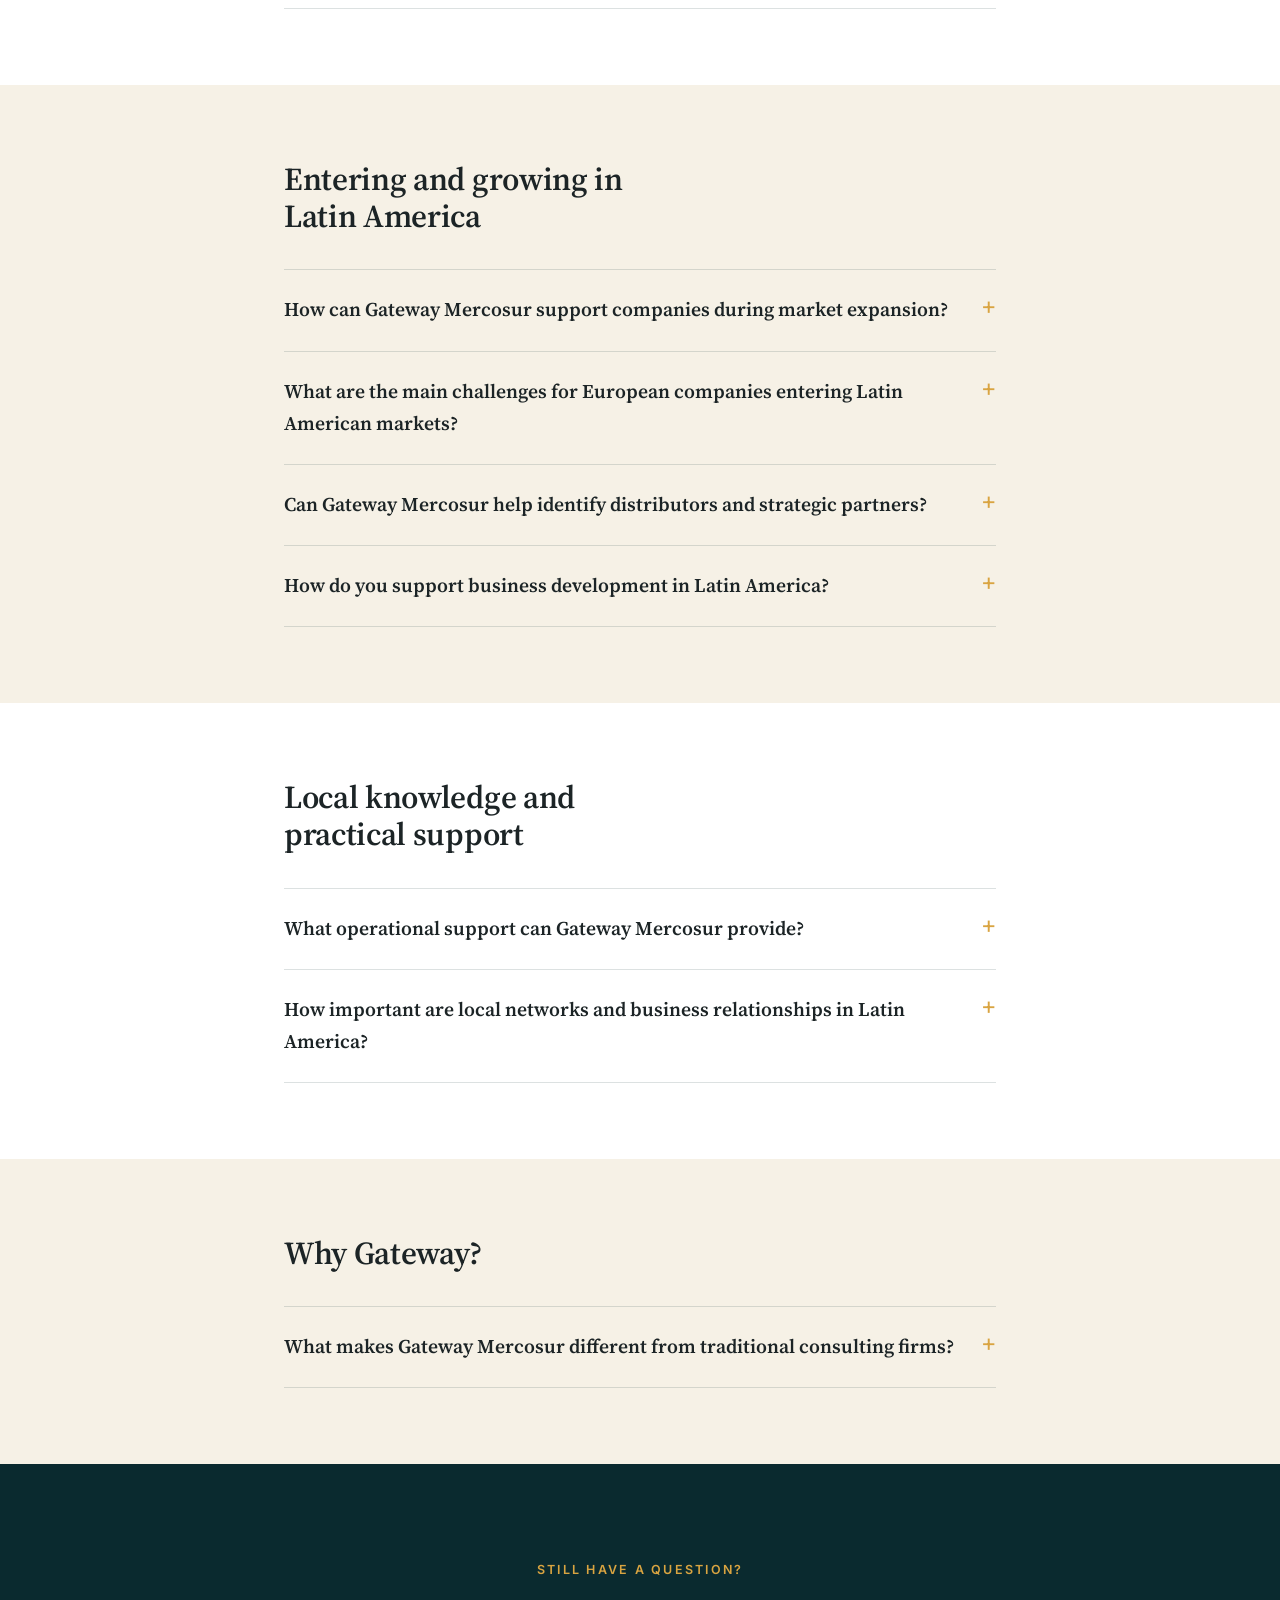
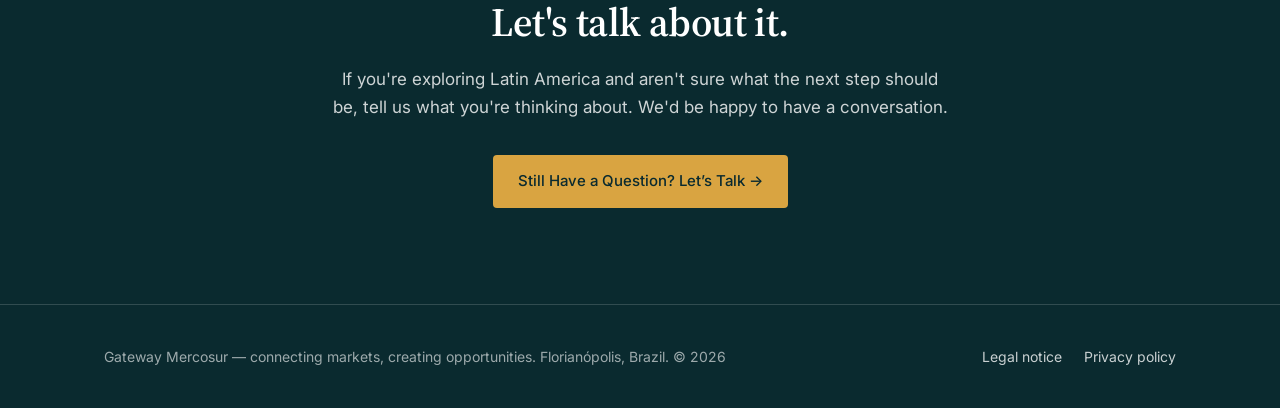
<file: faq.html>
<!DOCTYPE html>
<html lang="en">
<head>
<meta charset="utf-8">
<meta name="viewport" content="width=device-width, initial-scale=1">
<title>FAQ | Gateway Mercosur</title>
<meta name="description" content="Thinking about expanding into Latin America? Answers on where to start, what to expect and how Gateway Mercosur can support you across Brazil, Mercosur and the wider region.">
<link rel="preconnect" href="https://fonts.googleapis.com">
<link rel="preconnect" href="https://fonts.gstatic.com" crossorigin>
<link href="https://fonts.googleapis.com/css2?family=Source+Serif+4:opsz,wght@8..60,400;8..60,600&family=Inter:wght@400;500;600&display=swap" rel="stylesheet">
<link rel="stylesheet" href="assets/css/faq.css">
</head>
<body>

<nav class="nav">
  <div class="wrap">
    <a class="brand" href="index.html" aria-label="Gateway Mercosur home"><img class="logo" src="assets/img/logo.svg" alt="Gateway Mercosur" width="1307" height="402"></a>
    <ul class="navlinks" id="mobile-menu">
      <li><a href="index.html">Home</a></li>
      <li><a href="services.html">Services</a></li>
      <li><a href="about.html">About</a></li>
      <li><a href="team.html">Team</a></li>
      <li><a href="faq.html" aria-current="page">FAQ</a></li>
    </ul>
    <a class="btn btn-gold" href="index.html#contact">Contact<span class="nav-cta-extra"> Us &rarr;</span></a>
    <button class="burger" type="button" aria-label="Menu" aria-controls="mobile-menu" aria-expanded="false">&#9776;</button>
  </div>
</nav>

<header class="phero">
  <div class="wrap phero-grid">
    <div>
      <span class="eyebrow">Frequently Asked Questions</span>
      <h1>Thinking about expanding into Latin America?</h1>
      <p class="lede">If you're exploring opportunities in Mercosur and Latin America, you may have questions about where to start, what to expect and how Gateway can support you.</p>
    </div>
    <div class="phero-side">
      <div class="phero-art"><img src="assets/img/faq-header-desk.jpg" alt="A desk with a laptop, notebook sketched with a map of South America and books on Latin America, looking out over the Herc&iacute;lio Luz bridge in Florian&oacute;polis"></div>
      <p class="phero-note">We've put together some answers to help you get a clearer picture. If your question isn't here, just get in touch.</p>
    </div>
  </div>
</header>

<div class="jump">
  <div class="wrap">
    <a href="#working">Working with Gateway</a>
    <a href="#entering">Entering and growing in Latin America</a>
    <a href="#local">Local knowledge and practical support</a>
    <a href="#why">Why Gateway?</a>
  </div>
</div>

<section class="group" id="working">
  <div class="wrap narrow">
    <h2>Working with Gateway</h2>
    <div class="qa">
      <details open>
        <summary>Which types of companies does Gateway Mercosur support?</summary>
        <div class="ans">
          <p>We work with European companies of different sizes and across a wide range of sectors that are looking to explore, enter or grow in Latin America.</p>
          <p>Our experience and market knowledge are particularly relevant to businesses in areas such as electrical and mechanical engineering, automotive and industrial supply, mining, oil and gas, medical technology, food, pulp and packaging, IT and telecommunications, as well as other internationally minded businesses looking towards the region.</p>
          <p>Some companies are considering Latin America for the first time. Others are already exporting, working with local partners or operating in the region and want to take the next step.</p>
          <p>You don't need to have previous experience in Latin America or a fully developed expansion plan. We can help you understand the opportunities, assess your options and work out what makes sense for your business.</p>
          <p>The evolving relationship between the European Union and Mercosur is also creating new opportunities for European companies looking towards the region. We help businesses understand what these developments could mean for them and where potential opportunities may lie.</p>
        </div>
      </details>
      <details>
        <summary>Which countries and regions do you primarily focus on?</summary>
        <div class="ans">
          <p>Our main focus is Brazil and the Mercosur region, including Argentina, Paraguay and Uruguay. We also work across the wider Latin American market, including countries such as Mexico and Chile, depending on the project.</p>
          <p>Because every expansion is different, we look at the markets that make sense for your particular business rather than taking a one-size-fits-all approach.</p>
        </div>
      </details>
      <details>
        <summary>Do you support companies before they establish a local presence?</summary>
        <div class="ans">
          <p>Yes. In many cases, that's where it makes sense to start.</p>
          <p>Before investing in a new market, you may want to understand the opportunity, assess potential risks, compare markets or simply find out whether Latin America is the right next step for your business.</p>
          <p>We can support you with market research, competitive analysis, local insights and expansion strategy before you make any major commitment.</p>
        </div>
      </details>
    </div>
  </div>
</section>

<section class="group sand" id="entering">
  <div class="wrap narrow">
    <h2>Entering and growing in Latin America</h2>
    <div class="qa">
      <details>
        <summary>How can Gateway Mercosur support companies during market expansion?</summary>
        <div class="ans">
          <p>We can support you at different stages of the process - from the first market assessment through to market entry and ongoing growth.</p>
          <p>Depending on what you need, this can include market and competitor research, expansion strategy, partner and distributor searches, business development, commercial negotiations, local coordination and support with establishing a local structure.</p>
          <p>Our role can be strategic, practical or a combination of both.</p>
        </div>
      </details>
      <details>
        <summary>What are the main challenges for European companies entering Latin American markets?</summary>
        <div class="ans">
          <p>Every market is different, but some challenges come up again and again: understanding local business practices, finding reliable partners, navigating regulatory and operational requirements, and adapting to different ways of building business relationships.</p>
          <p>Language and culture also play an important role.</p>
          <p>What works well in Europe doesn't always work in exactly the same way in Latin America. Understanding those differences early can make the whole process much easier.</p>
        </div>
      </details>
      <details>
        <summary>Can Gateway Mercosur help identify distributors and strategic partners?</summary>
        <div class="ans">
          <p>Yes.</p>
          <p>We can help identify and evaluate potential distributors, suppliers, service providers and other business partners according to your requirements and market strategy.</p>
          <p>The goal isn't simply to find a name on a list. It's to help you understand who could be a good fit for your business and support you in developing the relationship.</p>
        </div>
      </details>
      <details>
        <summary>How do you support business development in Latin America?</summary>
        <div class="ans">
          <p>Business development can mean different things depending on your situation.</p>
          <p>We can support you in identifying potential customers and partners, developing distributor networks, exploring commercial opportunities, preparing for meetings and trade fairs, supporting negotiations and coordinating local business activities.</p>
          <p>Where appropriate, we can also stay involved as relationships develop and opportunities move forward.</p>
        </div>
      </details>
    </div>
  </div>
</section>

<section class="group" id="local">
  <div class="wrap narrow">
    <h2>Local knowledge and practical support</h2>
    <div class="qa">
      <details>
        <summary>What operational support can Gateway Mercosur provide?</summary>
        <div class="ans">
          <p>That depends on what your business needs.</p>
          <p>Depending on the project, we can support areas such as local business coordination, sourcing, supply-chain and logistics considerations, identifying local service providers, setting up local structures and developing relationships with people on the ground.</p>
          <p>We don't offer a fixed package of services. We work out together where our involvement can actually add value.</p>
        </div>
      </details>
      <details>
        <summary>How important are local networks and business relationships in Latin America?</summary>
        <div class="ans">
          <p>They can be very important.</p>
          <p>Understanding the market is one thing. Knowing how to navigate it, who to talk to and how business relationships are built is another.</p>
          <p>Being present locally gives us a different perspective from someone advising from thousands of kilometres away. We can help you understand the local context, connect with the right people and build relationships in a way that feels natural and appropriate to the market.</p>
        </div>
      </details>
    </div>
  </div>
</section>

<section class="group sand" id="why">
  <div class="wrap narrow">
    <h2>Why Gateway?</h2>
    <div class="qa">
      <details>
        <summary>What makes Gateway Mercosur different from traditional consulting firms?</summary>
        <div class="ans">
          <p>We combine strategic thinking with practical, local experience.</p>
          <p>Our team brings together European and Latin American perspectives, with experience in international business, business development, marketing, communication, digital strategy and localisation.</p>
          <p>We are based in Florian&oacute;polis, southern Brazil, and understand both the European companies coming into the region and the Latin American markets they are entering.</p>
          <p>Most importantly, we don't believe in handing over a strategy and leaving you to figure out the rest. Depending on what you need, we can stay involved and help turn the plan into action.</p>
        </div>
      </details>
    </div>
  </div>
</section>

<section class="cta" id="contact">
  <div class="wrap narrow">
    <span class="eyebrow">Still have a question?</span>
    <h2>Let's talk about it.</h2>
    <p>If you're exploring Latin America and aren't sure what the next step should be, tell us what you're thinking about. We'd be happy to have a conversation.</p>
    <div class="actions">
      <a class="btn btn-gold" href="mailto:hello@gatewaymercosur.com">Still Have a Question? Let&rsquo;s Talk &rarr;</a>
    </div>
  </div>
</section>

<footer>
  <div class="wrap">
    <span>Gateway Mercosur &mdash; connecting markets, creating opportunities. Florian&oacute;polis, Brazil. &copy; 2026</span>
    <span class="footer-links"><a href="legal-notice.html">Legal notice</a><a href="privacy-policy.html">Privacy policy</a></span>
  </div>
</footer>

<script type="application/ld+json">
{"@context": "https://schema.org", "@type": "FAQPage", "mainEntity": [{"@type": "Question", "name": "Which types of companies does Gateway Mercosur support?", "acceptedAnswer": {"@type": "Answer", "text": "We work with European companies of different sizes and across a wide range of sectors that are looking to explore, enter or grow in Latin America. Our experience and market knowledge are particularly relevant to businesses in areas such as electrical and mechanical engineering, automotive and industrial supply, mining, oil and gas, medical technology, food, pulp and packaging, IT and telecommunications, as well as other internationally minded businesses looking towards the region. Some companies are considering Latin America for the first time. Others are already exporting, working with local partners or operating in the region and want to take the next step. You don't need to have previous experience in Latin America or a fully developed expansion plan. We can help you understand the opportunities, assess your options and work out what makes sense for your business. The evolving relationship between the European Union and Mercosur is also creating new opportunities for European companies looking towards the region. We help businesses understand what these developments could mean for them and where potential opportunities may lie."}}, {"@type": "Question", "name": "Which countries and regions do you primarily focus on?", "acceptedAnswer": {"@type": "Answer", "text": "Our main focus is Brazil and the Mercosur region, including Argentina, Paraguay and Uruguay. We also work across the wider Latin American market, including countries such as Mexico and Chile, depending on the project. Because every expansion is different, we look at the markets that make sense for your particular business rather than taking a one-size-fits-all approach."}}, {"@type": "Question", "name": "Do you support companies before they establish a local presence?", "acceptedAnswer": {"@type": "Answer", "text": "Yes. In many cases, that's where it makes sense to start. Before investing in a new market, you may want to understand the opportunity, assess potential risks, compare markets or simply find out whether Latin America is the right next step for your business. We can support you with market research, competitive analysis, local insights and expansion strategy before you make any major commitment."}}, {"@type": "Question", "name": "How can Gateway Mercosur support companies during market expansion?", "acceptedAnswer": {"@type": "Answer", "text": "We can support you at different stages of the process - from the first market assessment through to market entry and ongoing growth. Depending on what you need, this can include market and competitor research, expansion strategy, partner and distributor searches, business development, commercial negotiations, local coordination and support with establishing a local structure. Our role can be strategic, practical or a combination of both."}}, {"@type": "Question", "name": "What are the main challenges for European companies entering Latin American markets?", "acceptedAnswer": {"@type": "Answer", "text": "Every market is different, but some challenges come up again and again: understanding local business practices, finding reliable partners, navigating regulatory and operational requirements, and adapting to different ways of building business relationships. Language and culture also play an important role. What works well in Europe doesn't always work in exactly the same way in Latin America. Understanding those differences early can make the whole process much easier."}}, {"@type": "Question", "name": "Can Gateway Mercosur help identify distributors and strategic partners?", "acceptedAnswer": {"@type": "Answer", "text": "Yes. We can help identify and evaluate potential distributors, suppliers, service providers and other business partners according to your requirements and market strategy. The goal isn't simply to find a name on a list. It's to help you understand who could be a good fit for your business and support you in developing the relationship."}}, {"@type": "Question", "name": "How do you support business development in Latin America?", "acceptedAnswer": {"@type": "Answer", "text": "Business development can mean different things depending on your situation. We can support you in identifying potential customers and partners, developing distributor networks, exploring commercial opportunities, preparing for meetings and trade fairs, supporting negotiations and coordinating local business activities. Where appropriate, we can also stay involved as relationships develop and opportunities move forward."}}, {"@type": "Question", "name": "What operational support can Gateway Mercosur provide?", "acceptedAnswer": {"@type": "Answer", "text": "That depends on what your business needs. Depending on the project, we can support areas such as local business coordination, sourcing, supply-chain and logistics considerations, identifying local service providers, setting up local structures and developing relationships with people on the ground. We don't offer a fixed package of services. We work out together where our involvement can actually add value."}}, {"@type": "Question", "name": "How important are local networks and business relationships in Latin America?", "acceptedAnswer": {"@type": "Answer", "text": "They can be very important. Understanding the market is one thing. Knowing how to navigate it, who to talk to and how business relationships are built is another. Being present locally gives us a different perspective from someone advising from thousands of kilometres away. We can help you understand the local context, connect with the right people and build relationships in a way that feels natural and appropriate to the market."}}, {"@type": "Question", "name": "What makes Gateway Mercosur different from traditional consulting firms?", "acceptedAnswer": {"@type": "Answer", "text": "We combine strategic thinking with practical, local experience. Our team brings together European and Latin American perspectives, with experience in international business, business development, marketing, communication, digital strategy and localisation. We are based in Florianópolis, southern Brazil, and understand both the European companies coming into the region and the Latin American markets they are entering. Most importantly, we don't believe in handing over a strategy and leaving you to figure out the rest. Depending on what you need, we can stay involved and help turn the plan into action."}}]}
</script>

<script src="assets/js/nav.js"></script>
</body>
</html>
</file>
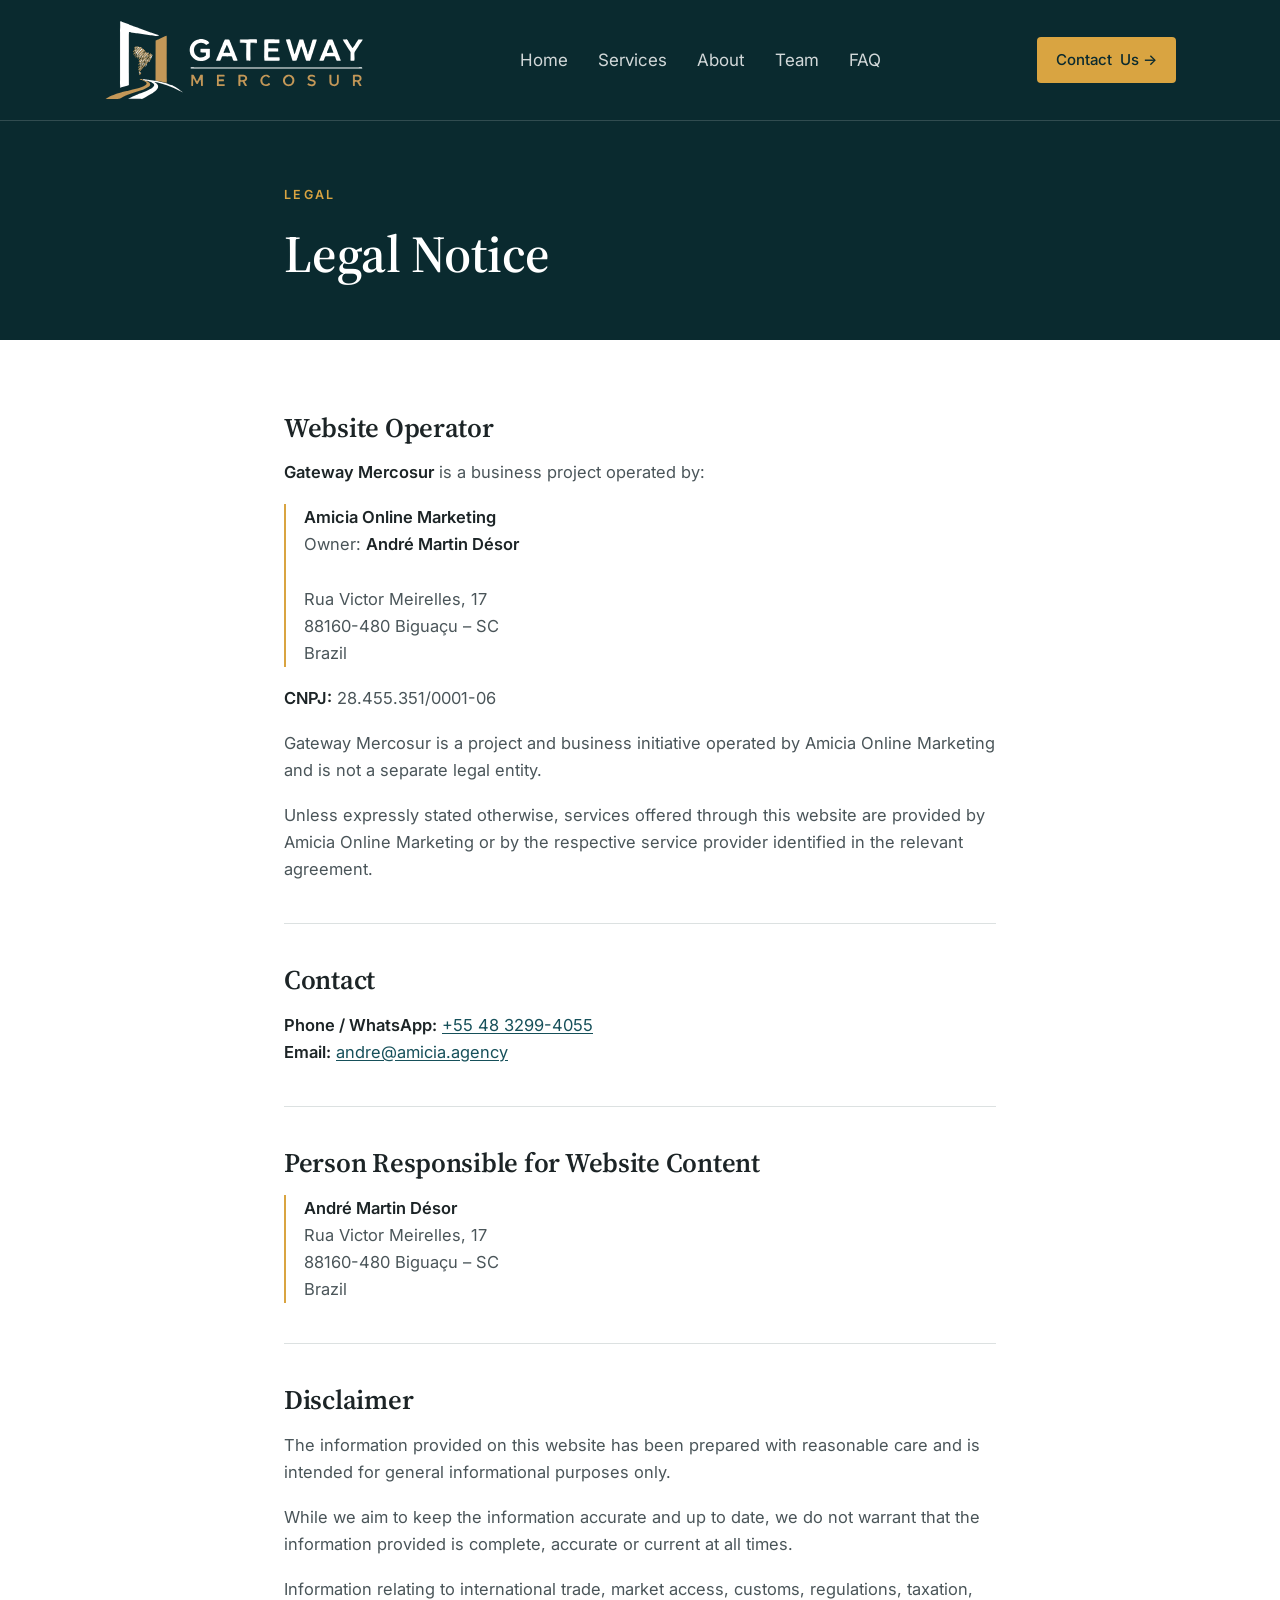
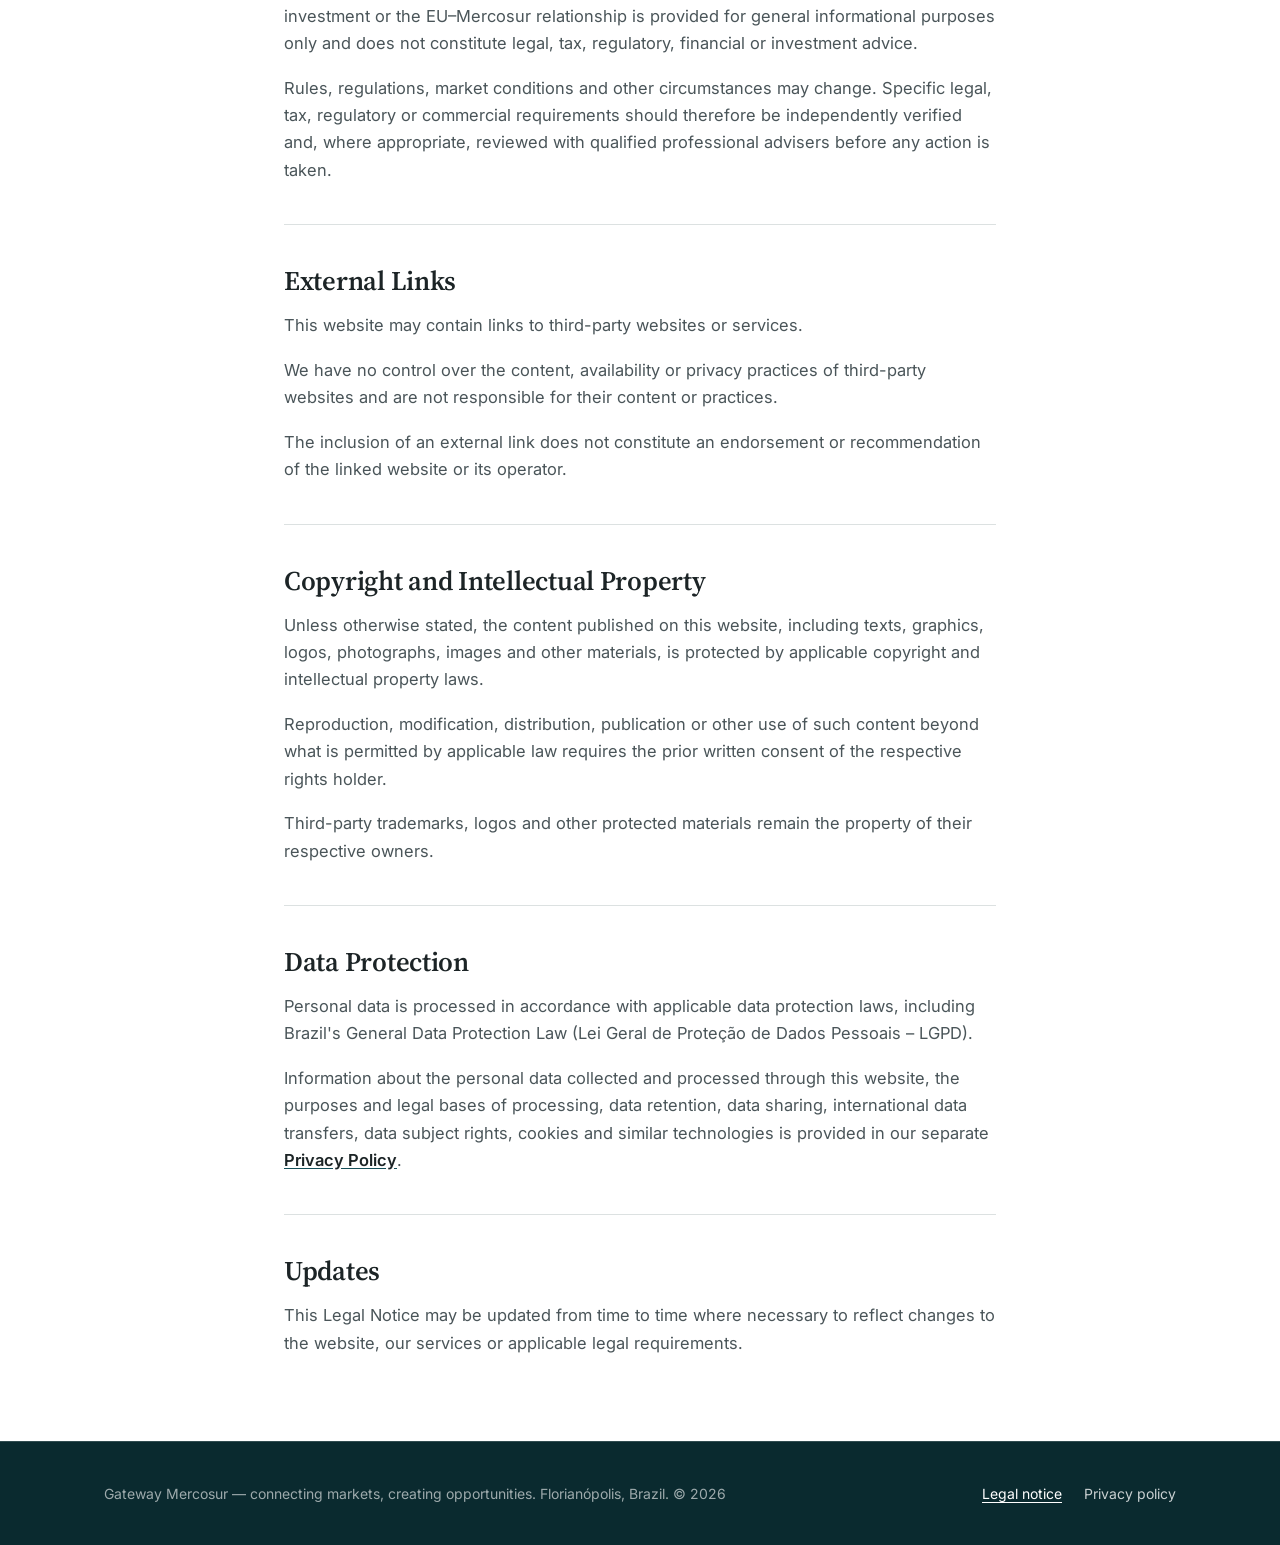
<file: legal-notice.html>
<!DOCTYPE html>
<html lang="en">
<head>
<meta charset="utf-8">
<meta name="viewport" content="width=device-width, initial-scale=1">
<title>Legal Notice | Gateway Mercosur</title>
<meta name="description" content="Legal notice for the Gateway Mercosur website: website operator, contact details, disclaimer, external links, copyright and data protection.">
<link rel="preconnect" href="https://fonts.googleapis.com">
<link rel="preconnect" href="https://fonts.gstatic.com" crossorigin>
<link href="https://fonts.googleapis.com/css2?family=Source+Serif+4:opsz,wght@8..60,400;8..60,600&family=Inter:wght@400;500;600&display=swap" rel="stylesheet">
<link rel="stylesheet" href="assets/css/legal.css">
</head>
<body>

<nav class="nav">
  <div class="wrap">
    <a class="brand" href="index.html" aria-label="Gateway Mercosur home"><img class="logo" src="assets/img/logo.svg" alt="Gateway Mercosur" width="1307" height="402"></a>
    <ul class="navlinks" id="mobile-menu">
      <li><a href="index.html">Home</a></li>
      <li><a href="services.html">Services</a></li>
      <li><a href="about.html">About</a></li>
      <li><a href="team.html">Team</a></li>
      <li><a href="faq.html">FAQ</a></li>
    </ul>
    <a class="btn btn-gold" href="index.html#contact">Contact<span class="nav-cta-extra"> Us &rarr;</span></a>
    <button class="burger" type="button" aria-label="Menu" aria-controls="mobile-menu" aria-expanded="false">&#9776;</button>
  </div>
</nav>

<header class="lhero">
  <div class="wrap narrow">
    <span class="eyebrow">Legal</span>
    <h1>Legal Notice</h1>
  </div>
</header>

<main class="legal">
  <div class="wrap narrow">

    <section id="operator">
      <h2>Website Operator</h2>
      <p><strong>Gateway Mercosur</strong> is a business project operated by:</p>
      <address>
        <strong>Amicia Online Marketing</strong><br>
        Owner: <strong>André Martin Désor</strong><br><br>
        Rua Victor Meirelles, 17<br>
        88160-480 Biguaçu – SC<br>
        Brazil
      </address>
      <p><strong>CNPJ:</strong> 28.455.351/0001-06</p>
      <p>Gateway Mercosur is a project and business initiative operated by Amicia Online Marketing and is not a separate legal entity.</p>
      <p>Unless expressly stated otherwise, services offered through this website are provided by Amicia Online Marketing or by the respective service provider identified in the relevant agreement.</p>
    </section>

    <section id="contact">
      <h2>Contact</h2>
      <p><strong>Phone / WhatsApp:</strong> <a href="tel:+554832994055">+55 48 3299-4055</a><br>
      <strong>Email:</strong> <a href="mailto:andre@amicia.agency">andre@amicia.agency</a></p>
    </section>

    <section id="responsible">
      <h2>Person Responsible for Website Content</h2>
      <address>
        <strong>André Martin Désor</strong><br>
        Rua Victor Meirelles, 17<br>
        88160-480 Biguaçu – SC<br>
        Brazil
      </address>
    </section>

    <section id="disclaimer">
      <h2>Disclaimer</h2>
      <p>The information provided on this website has been prepared with reasonable care and is intended for general informational purposes only.</p>
      <p>While we aim to keep the information accurate and up to date, we do not warrant that the information provided is complete, accurate or current at all times.</p>
      <p>Information relating to international trade, market access, customs, regulations, taxation, investment or the EU–Mercosur relationship is provided for general informational purposes only and does not constitute legal, tax, regulatory, financial or investment advice.</p>
      <p>Rules, regulations, market conditions and other circumstances may change. Specific legal, tax, regulatory or commercial requirements should therefore be independently verified and, where appropriate, reviewed with qualified professional advisers before any action is taken.</p>
    </section>

    <section id="external-links">
      <h2>External Links</h2>
      <p>This website may contain links to third-party websites or services.</p>
      <p>We have no control over the content, availability or privacy practices of third-party websites and are not responsible for their content or practices.</p>
      <p>The inclusion of an external link does not constitute an endorsement or recommendation of the linked website or its operator.</p>
    </section>

    <section id="copyright">
      <h2>Copyright and Intellectual Property</h2>
      <p>Unless otherwise stated, the content published on this website, including texts, graphics, logos, photographs, images and other materials, is protected by applicable copyright and intellectual property laws.</p>
      <p>Reproduction, modification, distribution, publication or other use of such content beyond what is permitted by applicable law requires the prior written consent of the respective rights holder.</p>
      <p>Third-party trademarks, logos and other protected materials remain the property of their respective owners.</p>
    </section>

    <section id="data-protection">
      <h2>Data Protection</h2>
      <p>Personal data is processed in accordance with applicable data protection laws, including Brazil's General Data Protection Law (Lei Geral de Proteção de Dados Pessoais – LGPD).</p>
      <p>Information about the personal data collected and processed through this website, the purposes and legal bases of processing, data retention, data sharing, international data transfers, data subject rights, cookies and similar technologies is provided in our separate <a href="privacy-policy.html"><strong>Privacy Policy</strong></a>.</p>
    </section>

    <section id="updates">
      <h2>Updates</h2>
      <p>This Legal Notice may be updated from time to time where necessary to reflect changes to the website, our services or applicable legal requirements.</p>
    </section>

  </div>
</main>

<footer>
  <div class="wrap">
    <span>Gateway Mercosur &mdash; connecting markets, creating opportunities. Florian&oacute;polis, Brazil. &copy; 2026</span>
    <span class="footer-links"><a href="legal-notice.html" aria-current="page">Legal notice</a><a href="privacy-policy.html">Privacy policy</a></span>
  </div>
</footer>

<script src="assets/js/nav.js"></script>
</body>
</html>
</file>
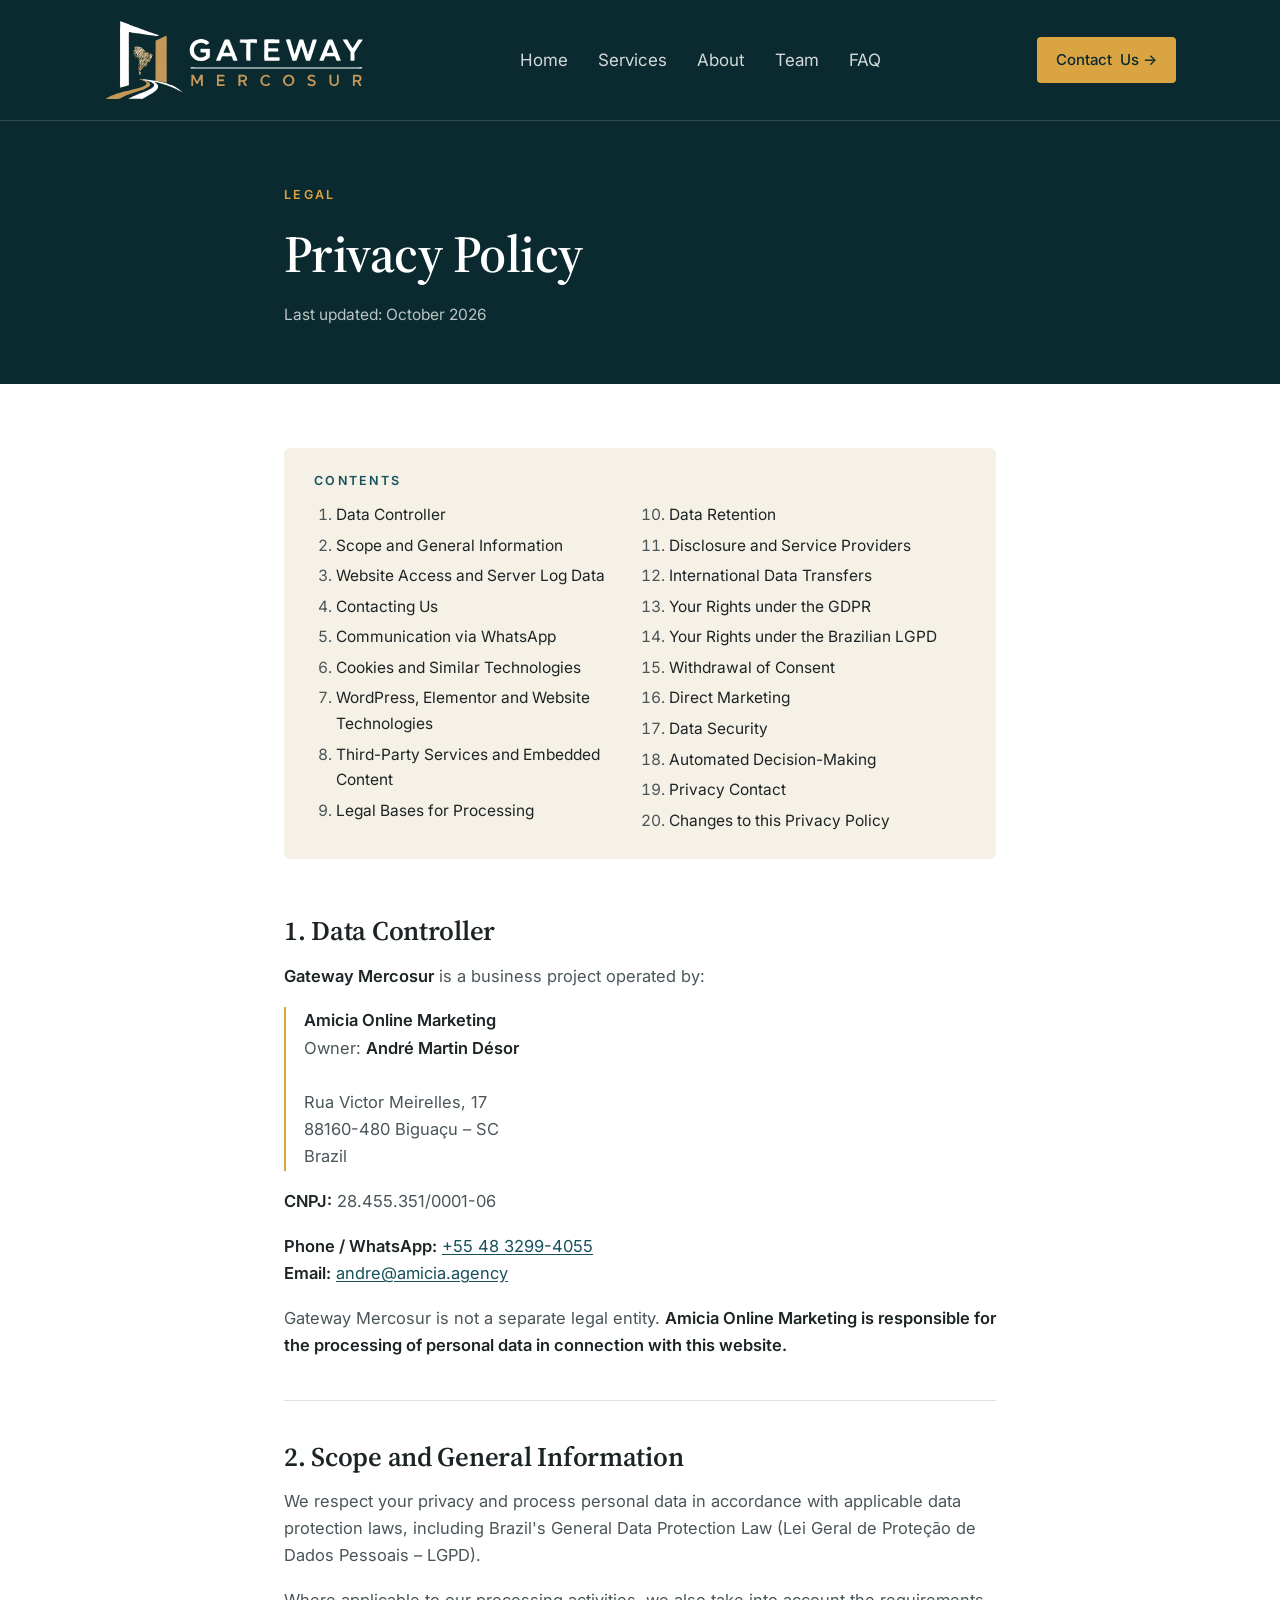
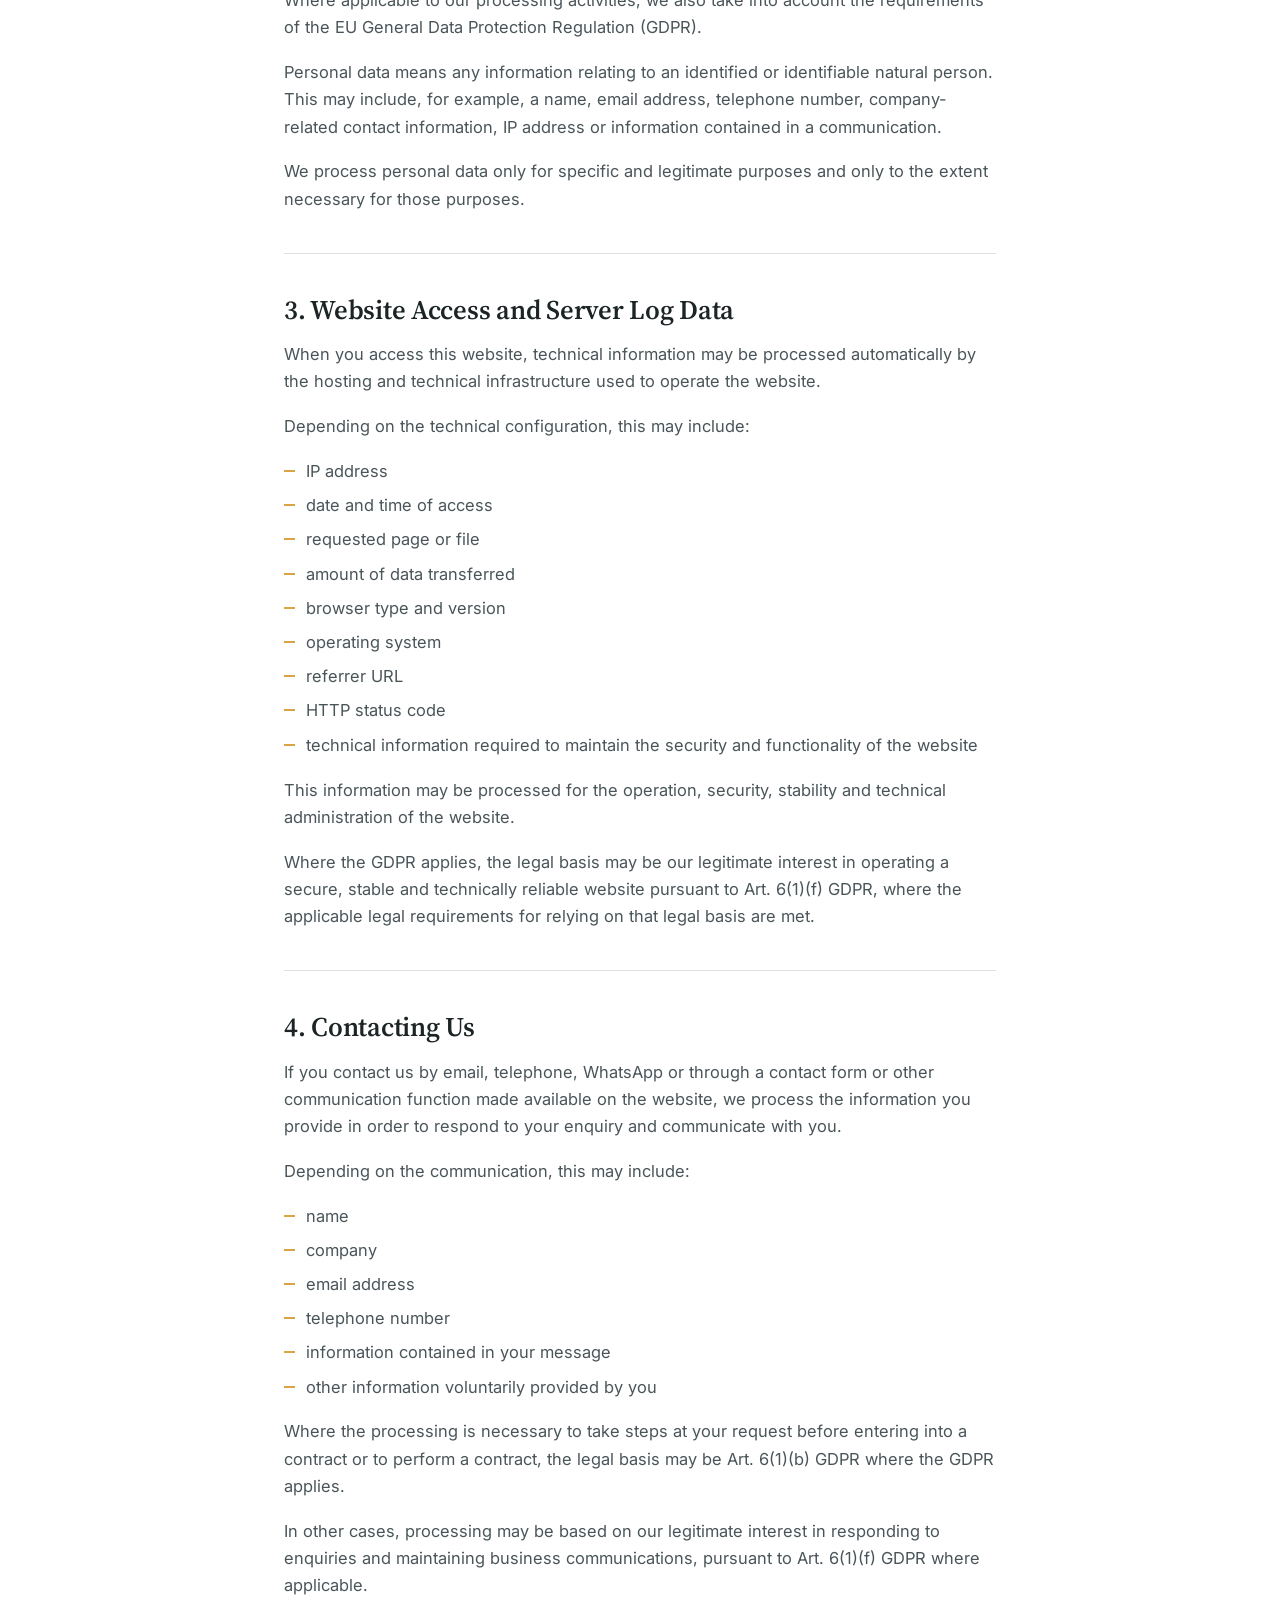
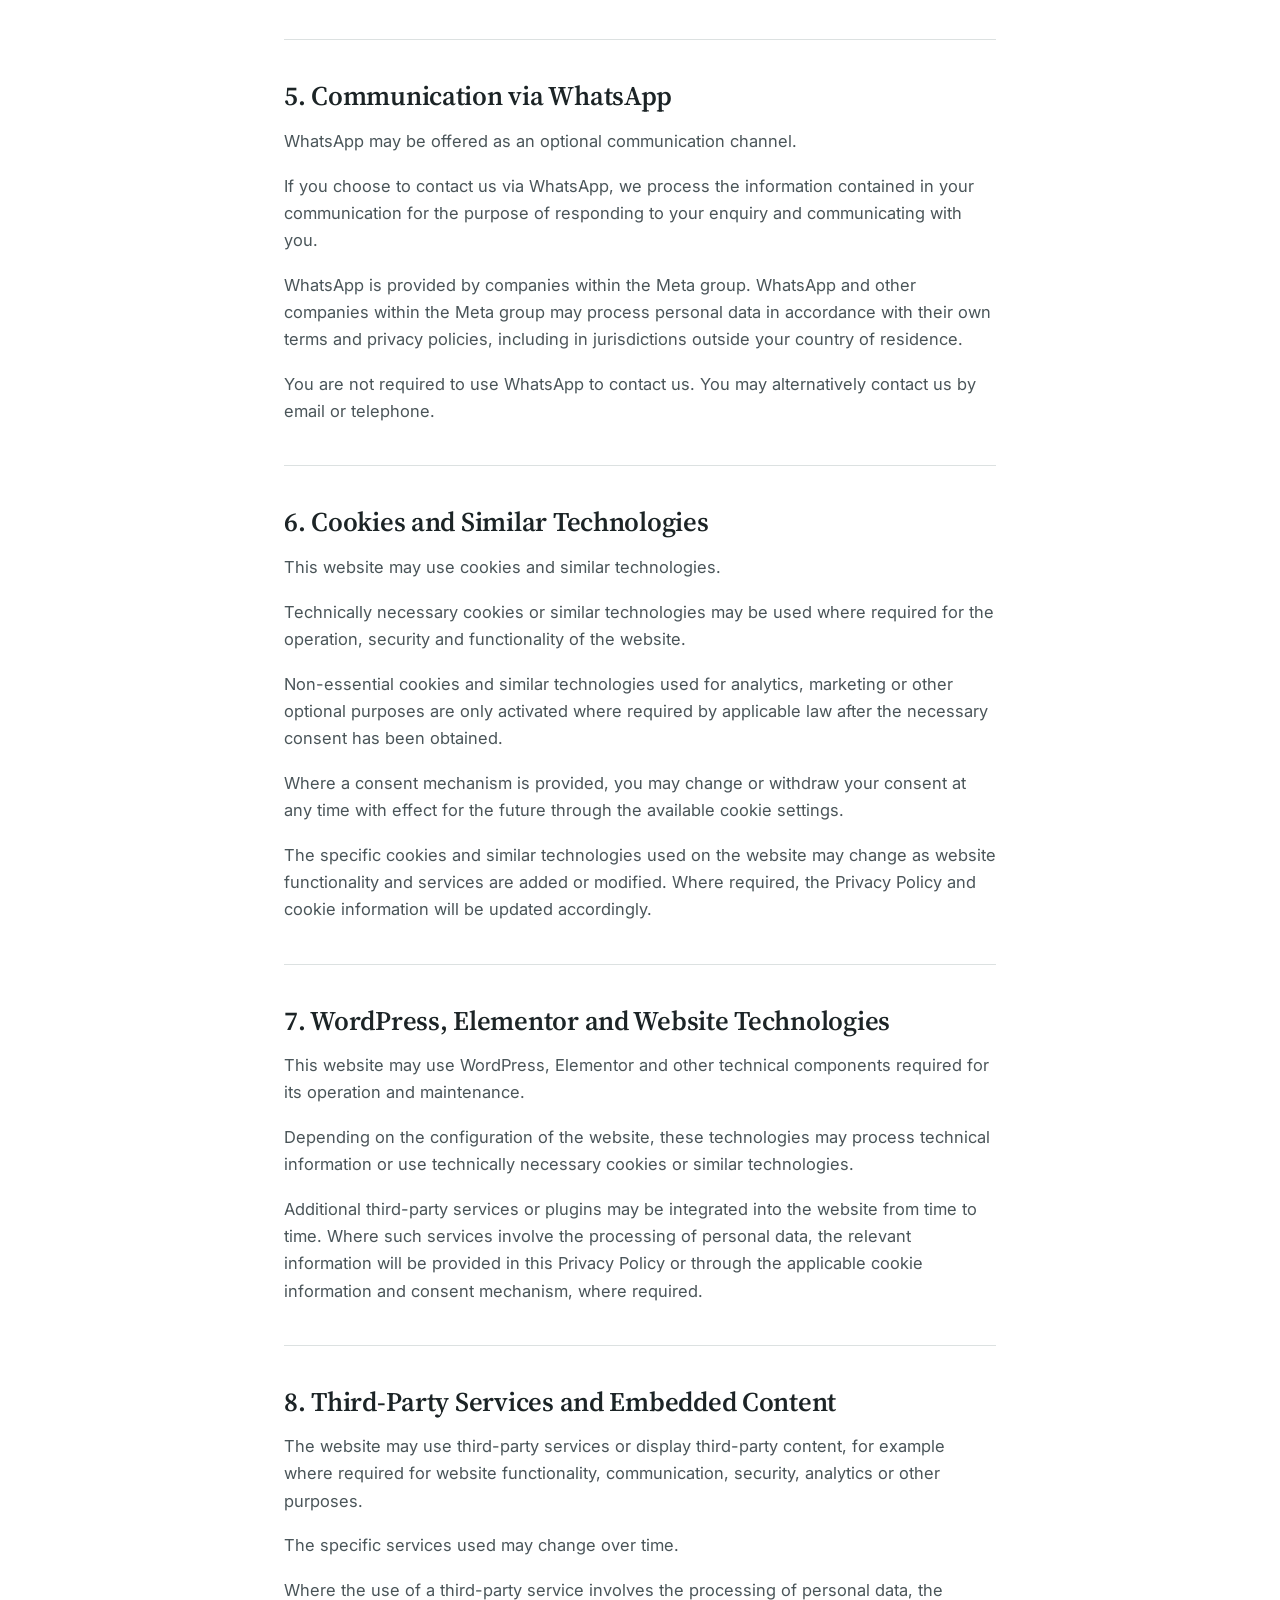
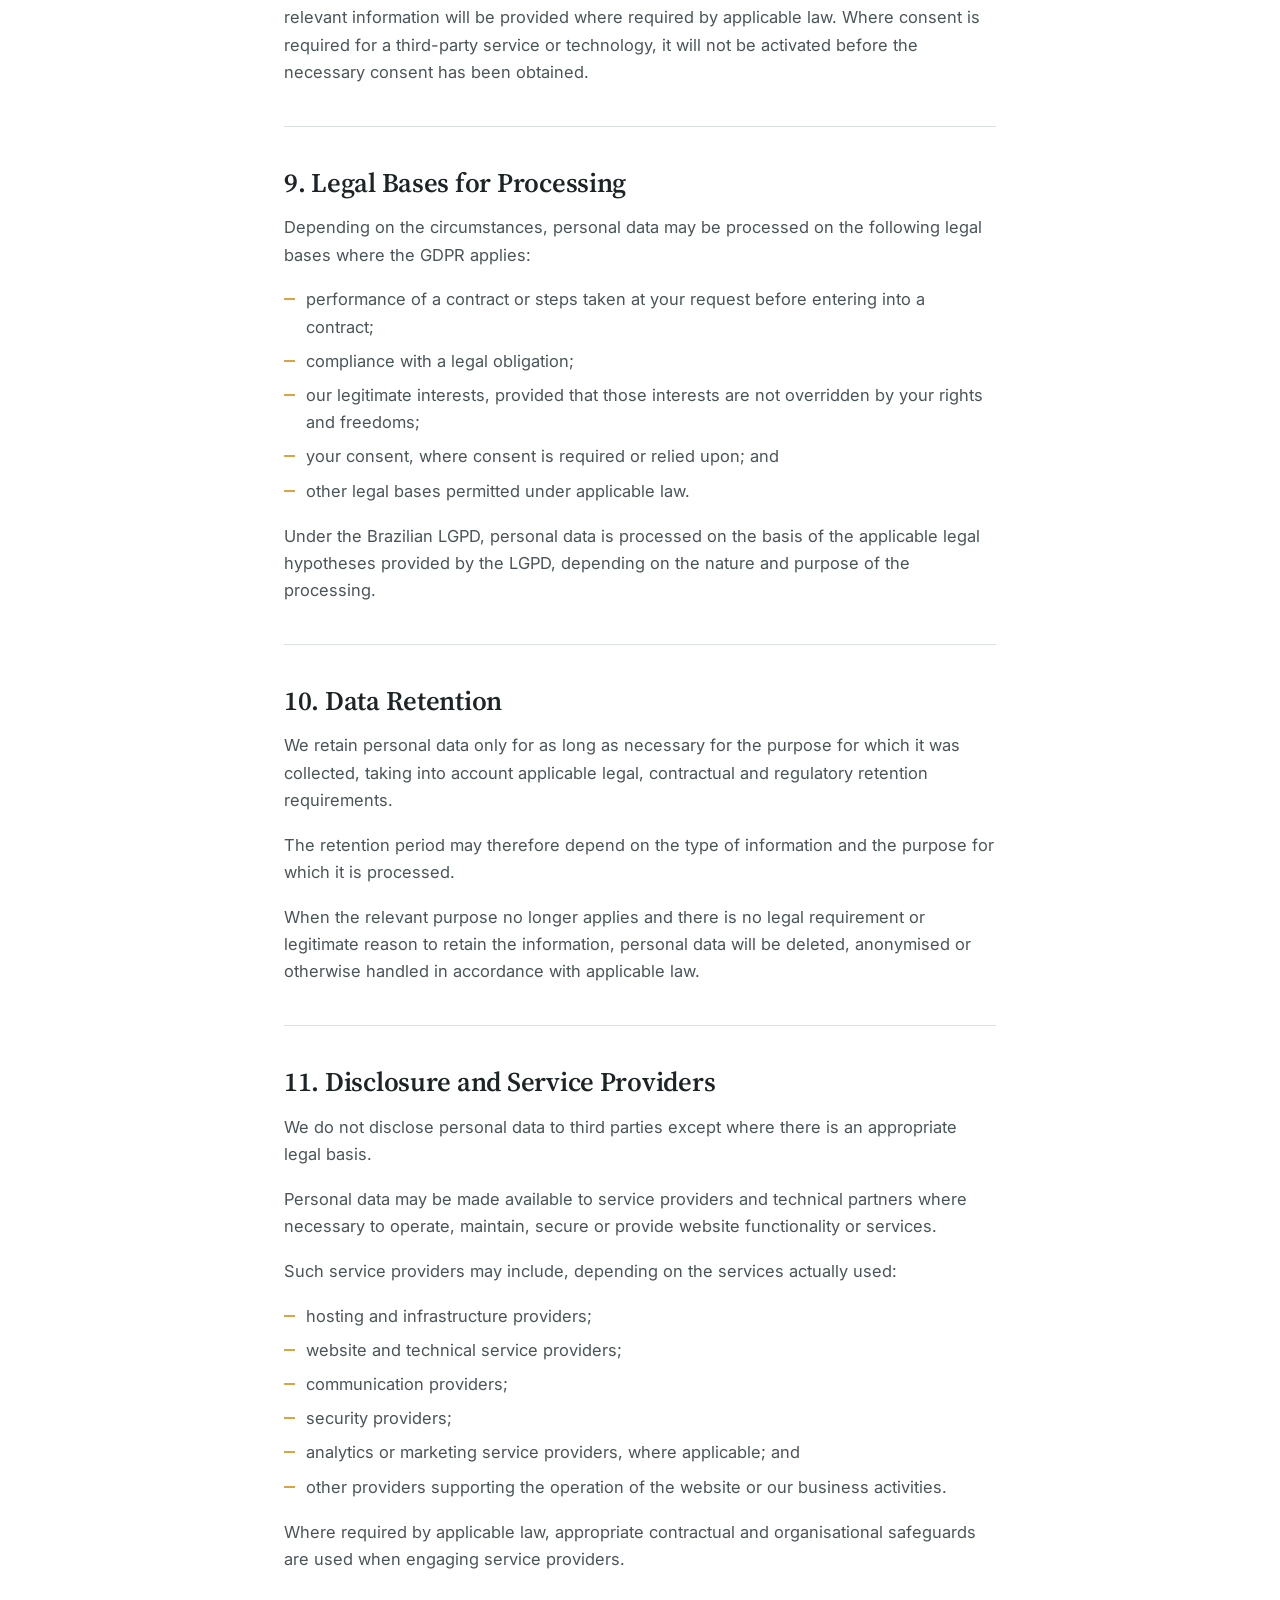
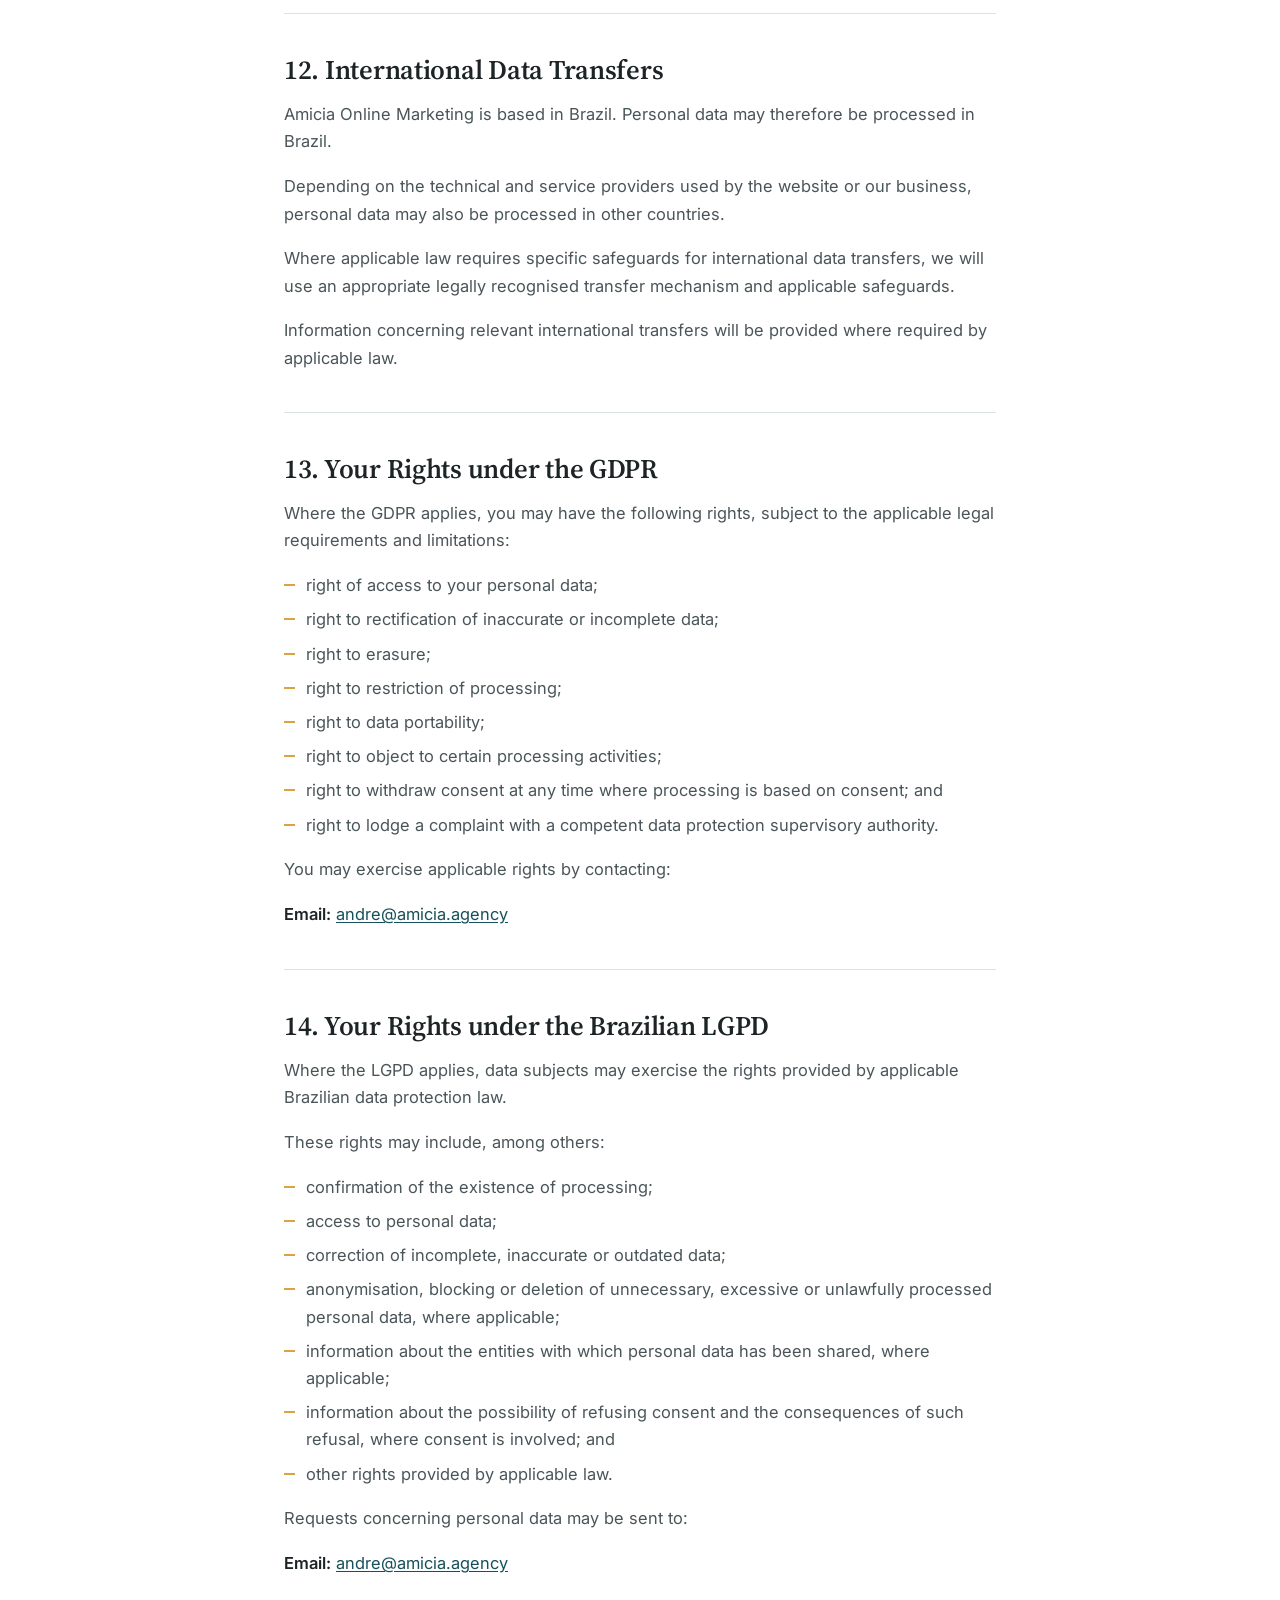
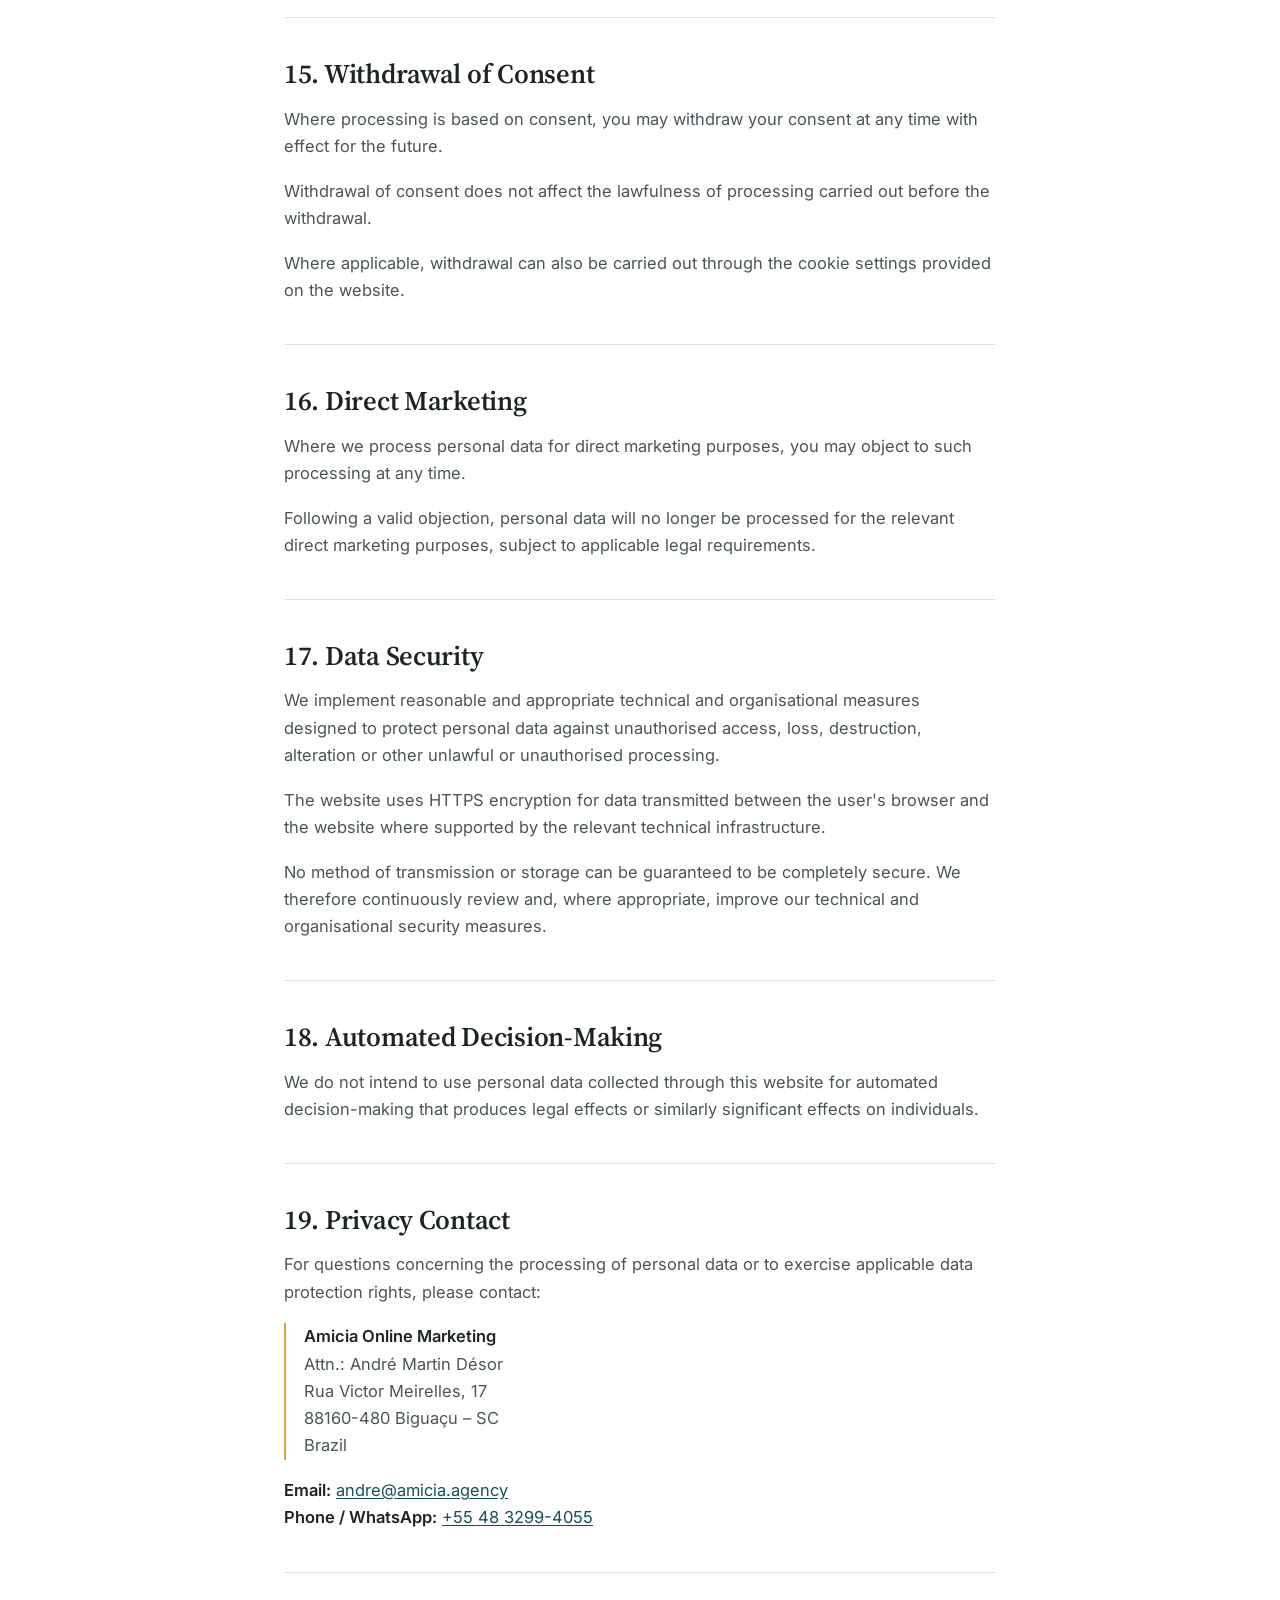
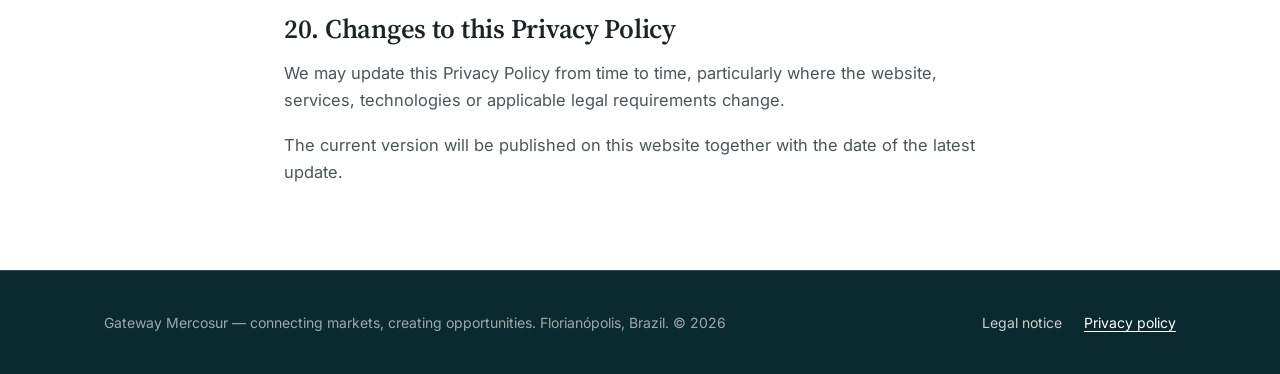
<file: privacy-policy.html>
<!DOCTYPE html>
<html lang="en">
<head>
<meta charset="utf-8">
<meta name="viewport" content="width=device-width, initial-scale=1">
<title>Privacy Policy | Gateway Mercosur</title>
<meta name="description" content="How Gateway Mercosur, operated by Amicia Online Marketing, processes personal data under Brazil's LGPD and, where applicable, the EU GDPR.">
<link rel="preconnect" href="https://fonts.googleapis.com">
<link rel="preconnect" href="https://fonts.gstatic.com" crossorigin>
<link href="https://fonts.googleapis.com/css2?family=Source+Serif+4:opsz,wght@8..60,400;8..60,600&family=Inter:wght@400;500;600&display=swap" rel="stylesheet">
<link rel="stylesheet" href="assets/css/legal.css">
</head>
<body>

<nav class="nav">
  <div class="wrap">
    <a class="brand" href="index.html" aria-label="Gateway Mercosur home"><img class="logo" src="assets/img/logo.svg" alt="Gateway Mercosur" width="1307" height="402"></a>
    <ul class="navlinks" id="mobile-menu">
      <li><a href="index.html">Home</a></li>
      <li><a href="services.html">Services</a></li>
      <li><a href="about.html">About</a></li>
      <li><a href="team.html">Team</a></li>
      <li><a href="faq.html">FAQ</a></li>
    </ul>
    <a class="btn btn-gold" href="index.html#contact">Contact<span class="nav-cta-extra"> Us &rarr;</span></a>
    <button class="burger" type="button" aria-label="Menu" aria-controls="mobile-menu" aria-expanded="false">&#9776;</button>
  </div>
</nav>

<header class="lhero">
  <div class="wrap narrow">
    <span class="eyebrow">Legal</span>
    <h1>Privacy Policy</h1>
    <p class="updated">Last updated: October 2026</p>
  </div>
</header>

<main class="legal">
  <div class="wrap narrow">

    <nav class="toc" aria-label="Contents">
      <h2>Contents</h2>
      <ol>
        <li><a href="#s1">Data Controller</a></li>
        <li><a href="#s2">Scope and General Information</a></li>
        <li><a href="#s3">Website Access and Server Log Data</a></li>
        <li><a href="#s4">Contacting Us</a></li>
        <li><a href="#s5">Communication via WhatsApp</a></li>
        <li><a href="#s6">Cookies and Similar Technologies</a></li>
        <li><a href="#s7">WordPress, Elementor and Website Technologies</a></li>
        <li><a href="#s8">Third-Party Services and Embedded Content</a></li>
        <li><a href="#s9">Legal Bases for Processing</a></li>
        <li><a href="#s10">Data Retention</a></li>
        <li><a href="#s11">Disclosure and Service Providers</a></li>
        <li><a href="#s12">International Data Transfers</a></li>
        <li><a href="#s13">Your Rights under the GDPR</a></li>
        <li><a href="#s14">Your Rights under the Brazilian LGPD</a></li>
        <li><a href="#s15">Withdrawal of Consent</a></li>
        <li><a href="#s16">Direct Marketing</a></li>
        <li><a href="#s17">Data Security</a></li>
        <li><a href="#s18">Automated Decision-Making</a></li>
        <li><a href="#s19">Privacy Contact</a></li>
        <li><a href="#s20">Changes to this Privacy Policy</a></li>
      </ol>
    </nav>

    <section id="s1">
      <h2>1. Data Controller</h2>
      <p><strong>Gateway Mercosur</strong> is a business project operated by:</p>
      <address>
        <strong>Amicia Online Marketing</strong><br>
        Owner: <strong>André Martin Désor</strong><br><br>
        Rua Victor Meirelles, 17<br>
        88160-480 Biguaçu – SC<br>
        Brazil
      </address>
      <p><strong>CNPJ:</strong> 28.455.351/0001-06</p>
      <p><strong>Phone / WhatsApp:</strong> <a href="tel:+554832994055">+55 48 3299-4055</a><br>
      <strong>Email:</strong> <a href="mailto:andre@amicia.agency">andre@amicia.agency</a></p>
      <p>Gateway Mercosur is not a separate legal entity. <strong>Amicia Online Marketing is responsible for the processing of personal data in connection with this website.</strong></p>
    </section>

    <section id="s2">
      <h2>2. Scope and General Information</h2>
      <p>We respect your privacy and process personal data in accordance with applicable data protection laws, including Brazil's General Data Protection Law (Lei Geral de Proteção de Dados Pessoais – LGPD).</p>
      <p>Where applicable to our processing activities, we also take into account the requirements of the EU General Data Protection Regulation (GDPR).</p>
      <p>Personal data means any information relating to an identified or identifiable natural person. This may include, for example, a name, email address, telephone number, company-related contact information, IP address or information contained in a communication.</p>
      <p>We process personal data only for specific and legitimate purposes and only to the extent necessary for those purposes.</p>
    </section>

    <section id="s3">
      <h2>3. Website Access and Server Log Data</h2>
      <p>When you access this website, technical information may be processed automatically by the hosting and technical infrastructure used to operate the website.</p>
      <p>Depending on the technical configuration, this may include:</p>
      <ul>
        <li>IP address</li>
        <li>date and time of access</li>
        <li>requested page or file</li>
        <li>amount of data transferred</li>
        <li>browser type and version</li>
        <li>operating system</li>
        <li>referrer URL</li>
        <li>HTTP status code</li>
        <li>technical information required to maintain the security and functionality of the website</li>
      </ul>
      <p>This information may be processed for the operation, security, stability and technical administration of the website.</p>
      <p>Where the GDPR applies, the legal basis may be our legitimate interest in operating a secure, stable and technically reliable website pursuant to Art. 6(1)(f) GDPR, where the applicable legal requirements for relying on that legal basis are met.</p>
    </section>

    <section id="s4">
      <h2>4. Contacting Us</h2>
      <p>If you contact us by email, telephone, WhatsApp or through a contact form or other communication function made available on the website, we process the information you provide in order to respond to your enquiry and communicate with you.</p>
      <p>Depending on the communication, this may include:</p>
      <ul>
        <li>name</li>
        <li>company</li>
        <li>email address</li>
        <li>telephone number</li>
        <li>information contained in your message</li>
        <li>other information voluntarily provided by you</li>
      </ul>
      <p>Where the processing is necessary to take steps at your request before entering into a contract or to perform a contract, the legal basis may be Art. 6(1)(b) GDPR where the GDPR applies.</p>
      <p>In other cases, processing may be based on our legitimate interest in responding to enquiries and maintaining business communications, pursuant to Art. 6(1)(f) GDPR where applicable.</p>
    </section>

    <section id="s5">
      <h2>5. Communication via WhatsApp</h2>
      <p>WhatsApp may be offered as an optional communication channel.</p>
      <p>If you choose to contact us via WhatsApp, we process the information contained in your communication for the purpose of responding to your enquiry and communicating with you.</p>
      <p>WhatsApp is provided by companies within the Meta group. WhatsApp and other companies within the Meta group may process personal data in accordance with their own terms and privacy policies, including in jurisdictions outside your country of residence.</p>
      <p>You are not required to use WhatsApp to contact us. You may alternatively contact us by email or telephone.</p>
    </section>

    <section id="s6">
      <h2>6. Cookies and Similar Technologies</h2>
      <p>This website may use cookies and similar technologies.</p>
      <p>Technically necessary cookies or similar technologies may be used where required for the operation, security and functionality of the website.</p>
      <p>Non-essential cookies and similar technologies used for analytics, marketing or other optional purposes are only activated where required by applicable law after the necessary consent has been obtained.</p>
      <p>Where a consent mechanism is provided, you may change or withdraw your consent at any time with effect for the future through the available cookie settings.</p>
      <p>The specific cookies and similar technologies used on the website may change as website functionality and services are added or modified. Where required, the Privacy Policy and cookie information will be updated accordingly.</p>
    </section>

    <section id="s7">
      <h2>7. WordPress, Elementor and Website Technologies</h2>
      <p>This website may use WordPress, Elementor and other technical components required for its operation and maintenance.</p>
      <p>Depending on the configuration of the website, these technologies may process technical information or use technically necessary cookies or similar technologies.</p>
      <p>Additional third-party services or plugins may be integrated into the website from time to time. Where such services involve the processing of personal data, the relevant information will be provided in this Privacy Policy or through the applicable cookie information and consent mechanism, where required.</p>
    </section>

    <section id="s8">
      <h2>8. Third-Party Services and Embedded Content</h2>
      <p>The website may use third-party services or display third-party content, for example where required for website functionality, communication, security, analytics or other purposes.</p>
      <p>The specific services used may change over time.</p>
      <p>Where the use of a third-party service involves the processing of personal data, the relevant information will be provided where required by applicable law. Where consent is required for a third-party service or technology, it will not be activated before the necessary consent has been obtained.</p>
    </section>

    <section id="s9">
      <h2>9. Legal Bases for Processing</h2>
      <p>Depending on the circumstances, personal data may be processed on the following legal bases where the GDPR applies:</p>
      <ul>
        <li>performance of a contract or steps taken at your request before entering into a contract;</li>
        <li>compliance with a legal obligation;</li>
        <li>our legitimate interests, provided that those interests are not overridden by your rights and freedoms;</li>
        <li>your consent, where consent is required or relied upon; and</li>
        <li>other legal bases permitted under applicable law.</li>
      </ul>
      <p>Under the Brazilian LGPD, personal data is processed on the basis of the applicable legal hypotheses provided by the LGPD, depending on the nature and purpose of the processing.</p>
    </section>

    <section id="s10">
      <h2>10. Data Retention</h2>
      <p>We retain personal data only for as long as necessary for the purpose for which it was collected, taking into account applicable legal, contractual and regulatory retention requirements.</p>
      <p>The retention period may therefore depend on the type of information and the purpose for which it is processed.</p>
      <p>When the relevant purpose no longer applies and there is no legal requirement or legitimate reason to retain the information, personal data will be deleted, anonymised or otherwise handled in accordance with applicable law.</p>
    </section>

    <section id="s11">
      <h2>11. Disclosure and Service Providers</h2>
      <p>We do not disclose personal data to third parties except where there is an appropriate legal basis.</p>
      <p>Personal data may be made available to service providers and technical partners where necessary to operate, maintain, secure or provide website functionality or services.</p>
      <p>Such service providers may include, depending on the services actually used:</p>
      <ul>
        <li>hosting and infrastructure providers;</li>
        <li>website and technical service providers;</li>
        <li>communication providers;</li>
        <li>security providers;</li>
        <li>analytics or marketing service providers, where applicable; and</li>
        <li>other providers supporting the operation of the website or our business activities.</li>
      </ul>
      <p>Where required by applicable law, appropriate contractual and organisational safeguards are used when engaging service providers.</p>
    </section>

    <section id="s12">
      <h2>12. International Data Transfers</h2>
      <p>Amicia Online Marketing is based in Brazil. Personal data may therefore be processed in Brazil.</p>
      <p>Depending on the technical and service providers used by the website or our business, personal data may also be processed in other countries.</p>
      <p>Where applicable law requires specific safeguards for international data transfers, we will use an appropriate legally recognised transfer mechanism and applicable safeguards.</p>
      <p>Information concerning relevant international transfers will be provided where required by applicable law.</p>
    </section>

    <section id="s13">
      <h2>13. Your Rights under the GDPR</h2>
      <p>Where the GDPR applies, you may have the following rights, subject to the applicable legal requirements and limitations:</p>
      <ul>
        <li>right of access to your personal data;</li>
        <li>right to rectification of inaccurate or incomplete data;</li>
        <li>right to erasure;</li>
        <li>right to restriction of processing;</li>
        <li>right to data portability;</li>
        <li>right to object to certain processing activities;</li>
        <li>right to withdraw consent at any time where processing is based on consent; and</li>
        <li>right to lodge a complaint with a competent data protection supervisory authority.</li>
      </ul>
      <p>You may exercise applicable rights by contacting:</p>
      <p><strong>Email:</strong> <a href="mailto:andre@amicia.agency">andre@amicia.agency</a></p>
    </section>

    <section id="s14">
      <h2>14. Your Rights under the Brazilian LGPD</h2>
      <p>Where the LGPD applies, data subjects may exercise the rights provided by applicable Brazilian data protection law.</p>
      <p>These rights may include, among others:</p>
      <ul>
        <li>confirmation of the existence of processing;</li>
        <li>access to personal data;</li>
        <li>correction of incomplete, inaccurate or outdated data;</li>
        <li>anonymisation, blocking or deletion of unnecessary, excessive or unlawfully processed personal data, where applicable;</li>
        <li>information about the entities with which personal data has been shared, where applicable;</li>
        <li>information about the possibility of refusing consent and the consequences of such refusal, where consent is involved; and</li>
        <li>other rights provided by applicable law.</li>
      </ul>
      <p>Requests concerning personal data may be sent to:</p>
      <p><strong>Email:</strong> <a href="mailto:andre@amicia.agency">andre@amicia.agency</a></p>
    </section>

    <section id="s15">
      <h2>15. Withdrawal of Consent</h2>
      <p>Where processing is based on consent, you may withdraw your consent at any time with effect for the future.</p>
      <p>Withdrawal of consent does not affect the lawfulness of processing carried out before the withdrawal.</p>
      <p>Where applicable, withdrawal can also be carried out through the cookie settings provided on the website.</p>
    </section>

    <section id="s16">
      <h2>16. Direct Marketing</h2>
      <p>Where we process personal data for direct marketing purposes, you may object to such processing at any time.</p>
      <p>Following a valid objection, personal data will no longer be processed for the relevant direct marketing purposes, subject to applicable legal requirements.</p>
    </section>

    <section id="s17">
      <h2>17. Data Security</h2>
      <p>We implement reasonable and appropriate technical and organisational measures designed to protect personal data against unauthorised access, loss, destruction, alteration or other unlawful or unauthorised processing.</p>
      <p>The website uses HTTPS encryption for data transmitted between the user's browser and the website where supported by the relevant technical infrastructure.</p>
      <p>No method of transmission or storage can be guaranteed to be completely secure. We therefore continuously review and, where appropriate, improve our technical and organisational security measures.</p>
    </section>

    <section id="s18">
      <h2>18. Automated Decision-Making</h2>
      <p>We do not intend to use personal data collected through this website for automated decision-making that produces legal effects or similarly significant effects on individuals.</p>
    </section>

    <section id="s19">
      <h2>19. Privacy Contact</h2>
      <p>For questions concerning the processing of personal data or to exercise applicable data protection rights, please contact:</p>
      <address>
        <strong>Amicia Online Marketing</strong><br>
        Attn.: André Martin Désor<br>
        Rua Victor Meirelles, 17<br>
        88160-480 Biguaçu – SC<br>
        Brazil
      </address>
      <p><strong>Email:</strong> <a href="mailto:andre@amicia.agency">andre@amicia.agency</a><br>
      <strong>Phone / WhatsApp:</strong> <a href="tel:+554832994055">+55 48 3299-4055</a></p>
    </section>

    <section id="s20">
      <h2>20. Changes to this Privacy Policy</h2>
      <p>We may update this Privacy Policy from time to time, particularly where the website, services, technologies or applicable legal requirements change.</p>
      <p>The current version will be published on this website together with the date of the latest update.</p>
    </section>

  </div>
</main>

<footer>
  <div class="wrap">
    <span>Gateway Mercosur &mdash; connecting markets, creating opportunities. Florian&oacute;polis, Brazil. &copy; 2026</span>
    <span class="footer-links"><a href="legal-notice.html">Legal notice</a><a href="privacy-policy.html" aria-current="page">Privacy policy</a></span>
  </div>
</footer>

<script src="assets/js/nav.js"></script>
</body>
</html>
</file>
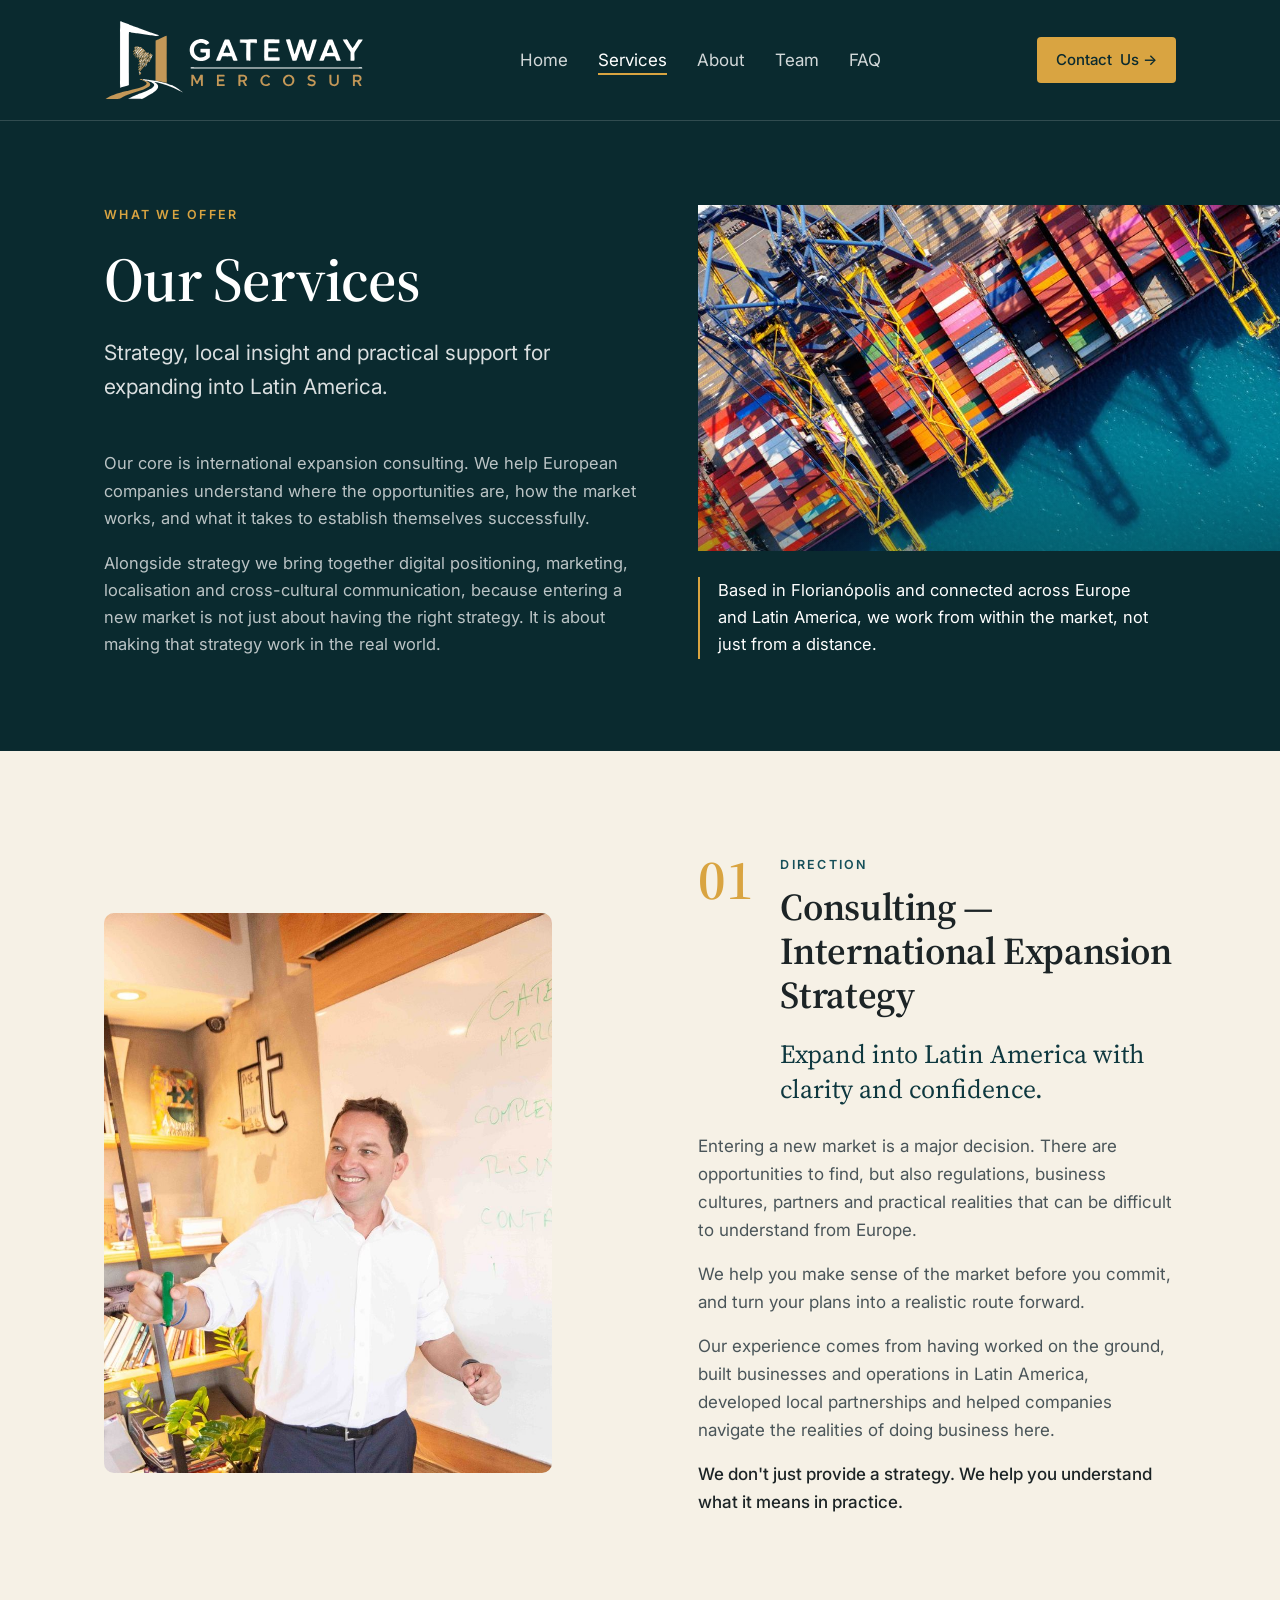
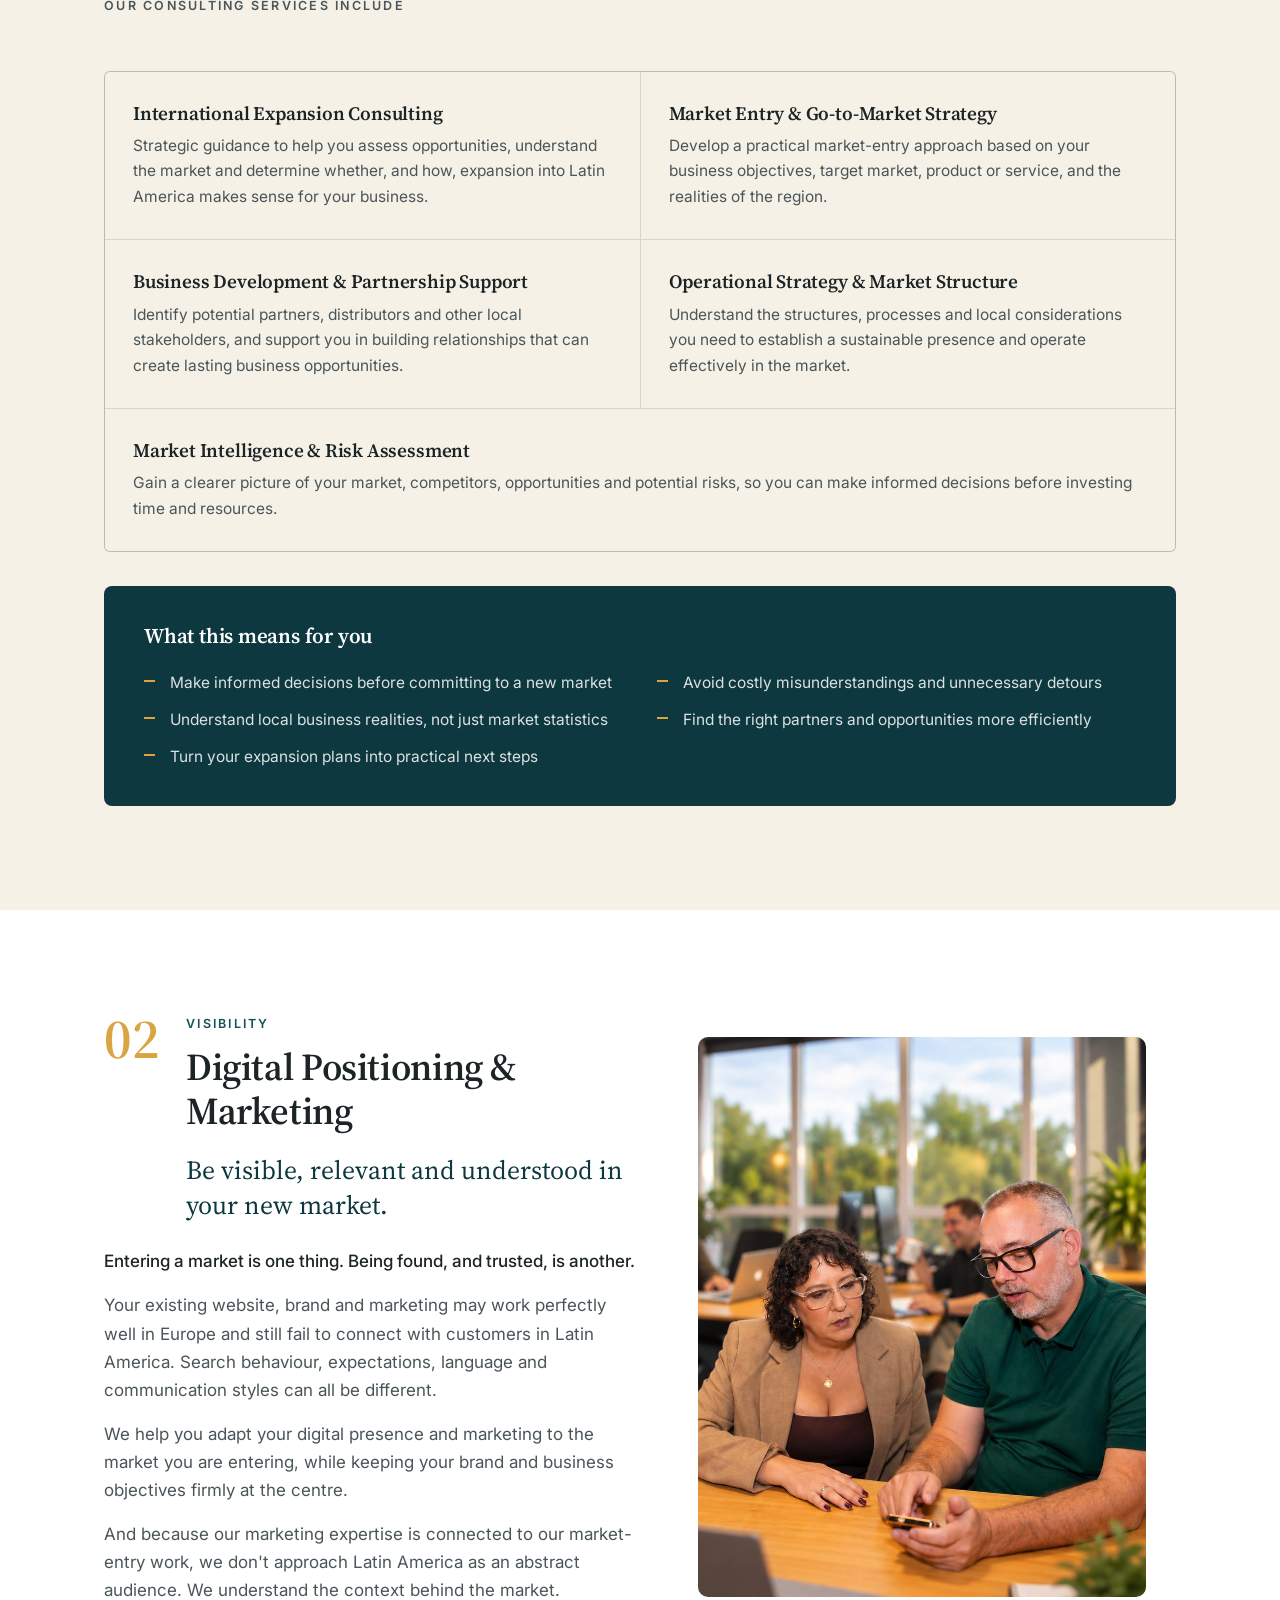
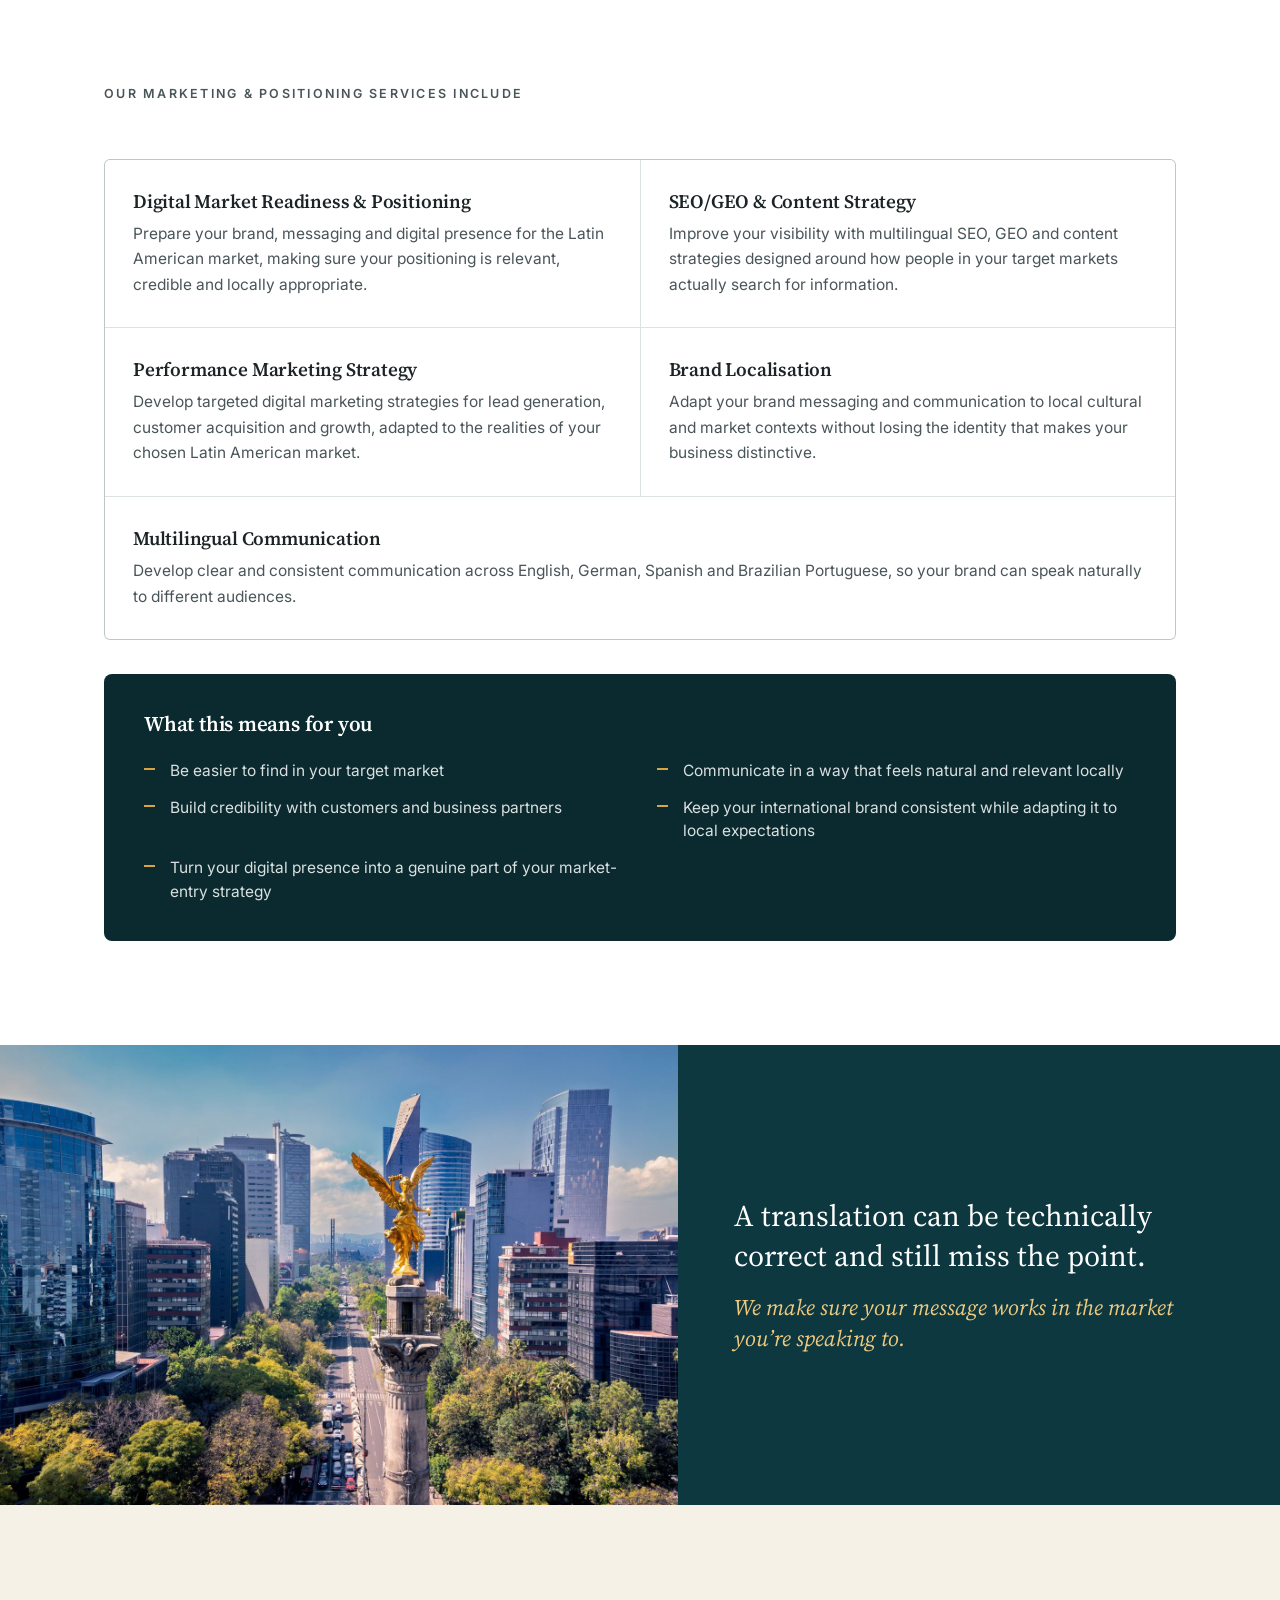
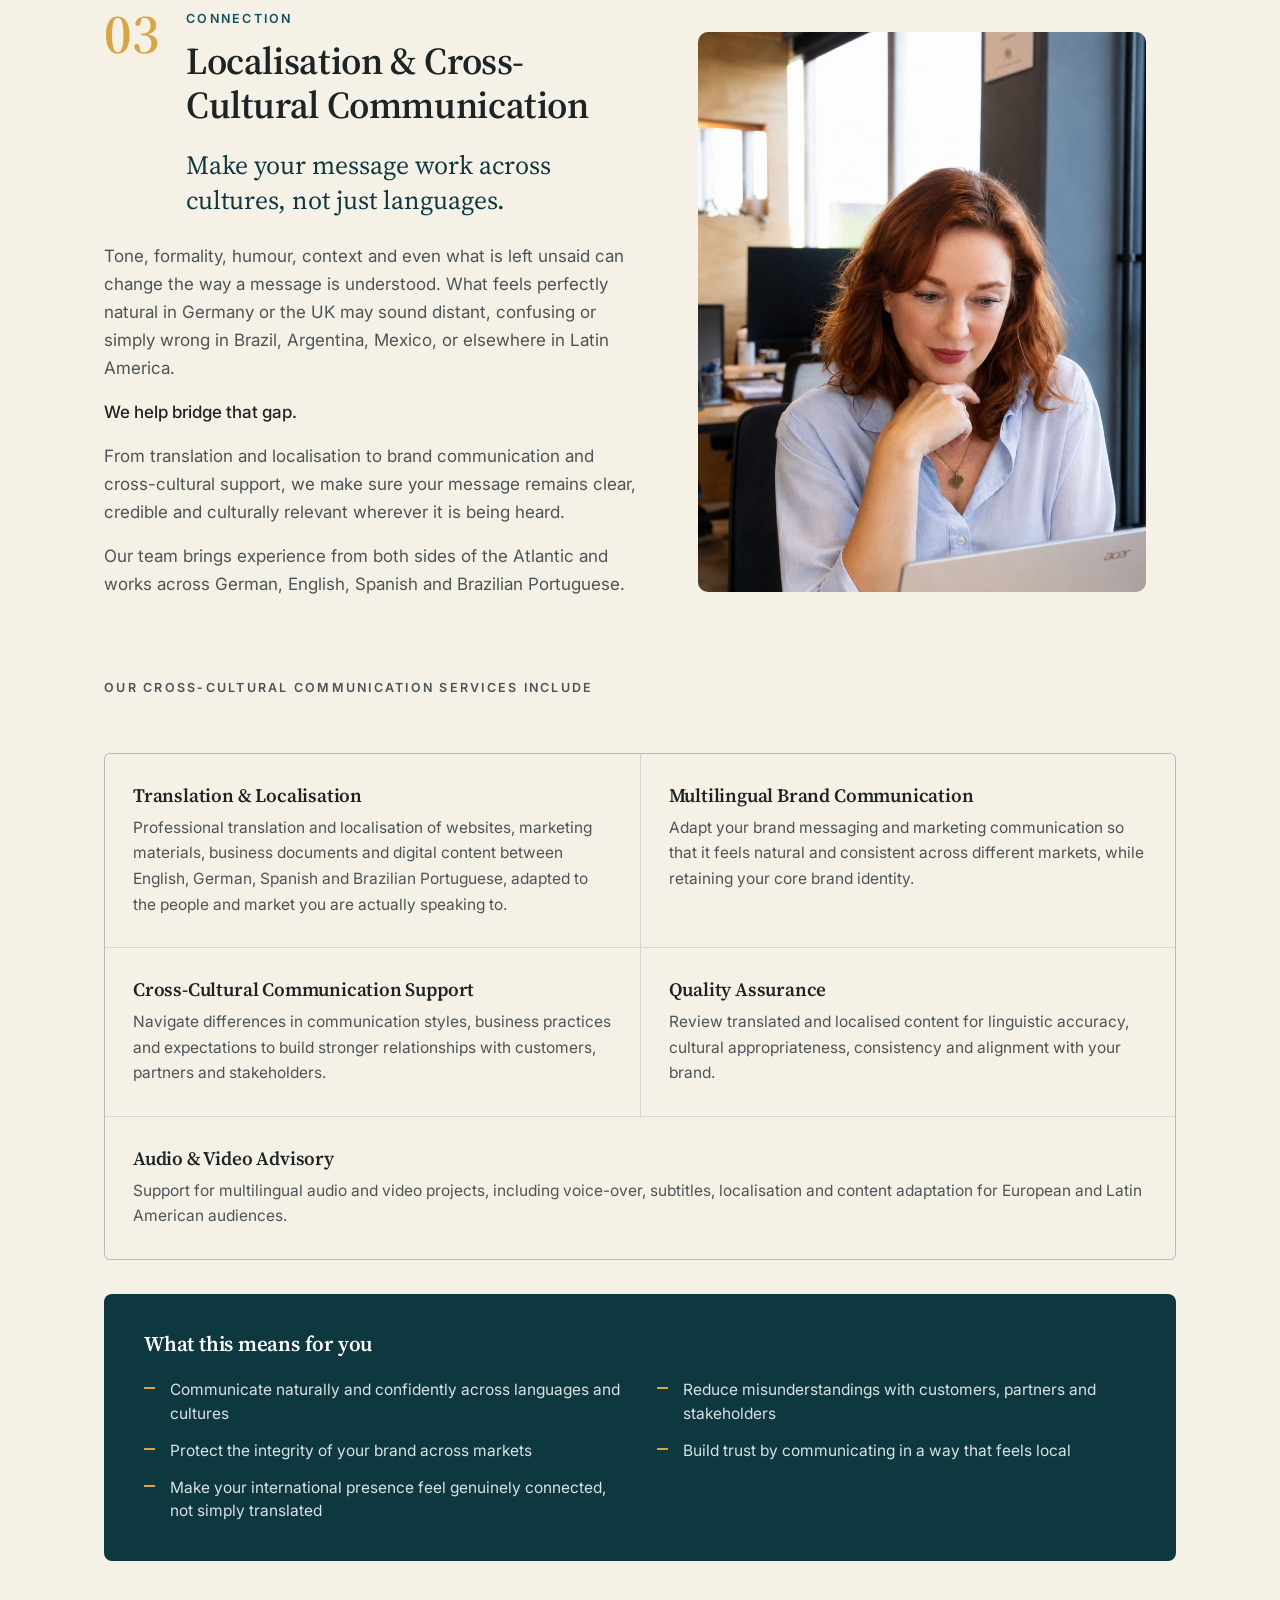
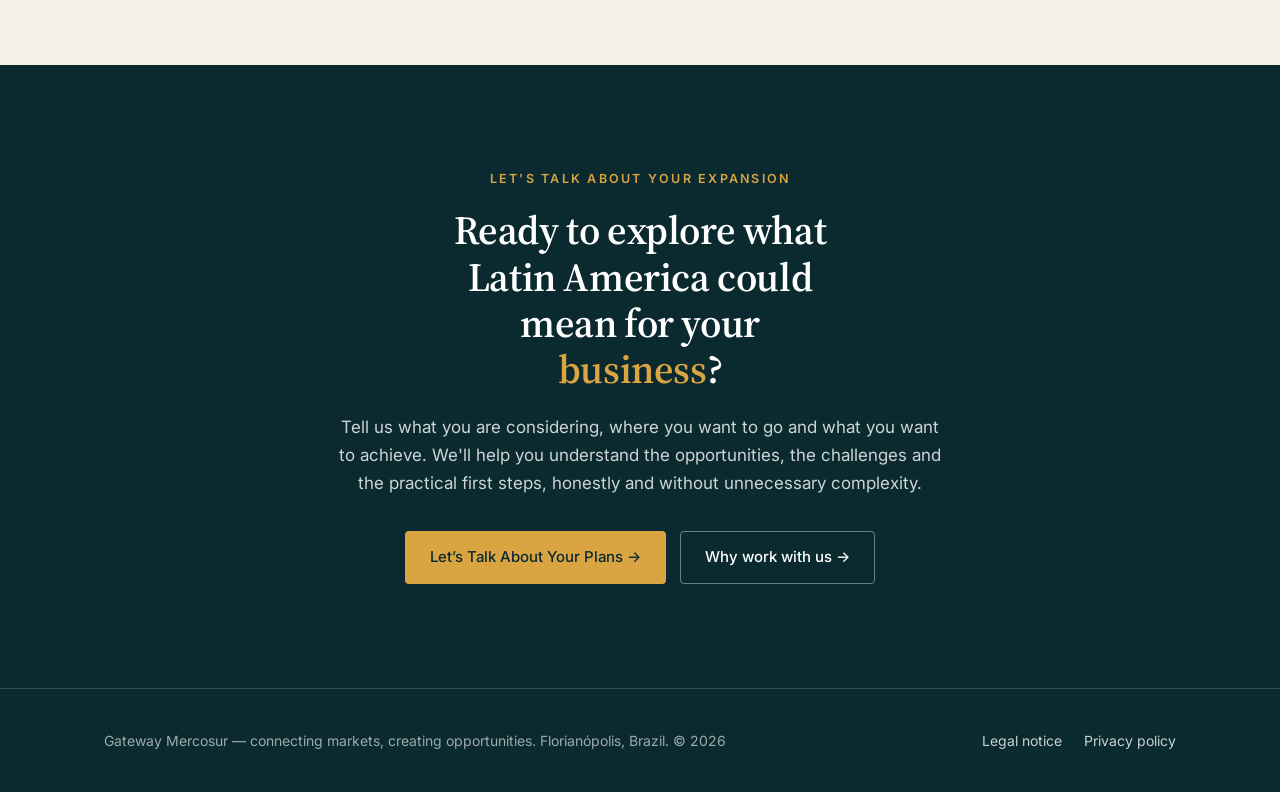
<file: services.html>
<!DOCTYPE html>
<html lang="en">
<head>
<meta charset="utf-8">
<meta name="viewport" content="width=device-width, initial-scale=1">
<title>Services | Gateway Mercosur</title>
<meta name="description" content="Strategy, local insight and practical support for expanding into Latin America. International expansion consulting, digital positioning and localisation, from a team based in Florianópolis, Brazil.">
<link rel="preconnect" href="https://fonts.googleapis.com">
<link rel="preconnect" href="https://fonts.gstatic.com" crossorigin>
<link href="https://fonts.googleapis.com/css2?family=Source+Serif+4:opsz,wght@8..60,400;8..60,600&family=Inter:wght@400;500;600&display=swap" rel="stylesheet">
<link rel="stylesheet" href="assets/css/services.css">
</head>
<body>

<nav class="nav">
  <div class="wrap">
    <a class="brand" href="index.html" aria-label="Gateway Mercosur home"><img class="logo" src="assets/img/logo.svg" alt="Gateway Mercosur" width="1307" height="402"></a>
    <ul class="navlinks" id="mobile-menu">
      <li><a href="index.html">Home</a></li>
      <li><a href="services.html" aria-current="page">Services</a></li>
      <li><a href="about.html">About</a></li>
      <li><a href="team.html">Team</a></li>
      <li><a href="faq.html">FAQ</a></li>
    </ul>
    <a class="btn btn-gold" href="index.html#contact">Contact<span class="nav-cta-extra"> Us &rarr;</span></a>
    <button class="burger" type="button" aria-label="Menu" aria-controls="mobile-menu" aria-expanded="false">&#9776;</button>
  </div>
</nav>

<header class="phero">
  <div class="wrap phero-grid">
    <div class="phero-copy">
      <span class="eyebrow">What We Offer</span>
      <h1>Our Services</h1>
      <p class="lede">Strategy, local insight and practical support for expanding into Latin America.</p>
      <p style="margin-top:28px">Our core is international expansion consulting. We help European companies understand where the opportunities are, how the market works, and what it takes to establish themselves successfully.</p>
      <p style="margin-bottom:0">Alongside strategy we bring together digital positioning, marketing, localisation and cross-cultural communication, because entering a new market is not just about having the right strategy. It is about making that strategy work in the real world.</p>
    </div>
    <div class="phero-side">
      <div class="phero-art"><img src="assets/img/port-containers.jpg" alt="Aerial view of container ships being loaded at a port, with cranes casting long shadows across the water"></div>
      <p class="place">Based in Florian&oacute;polis and connected across Europe and Latin America, we work from within the market, not just from a distance.</p>
    </div>
  </div>
</header>

<!-- 01 CONSULTING -->
<section class="sand" id="consulting">
  <div class="wrap">
    <div class="svc-intro flip">
      <div>
      <div class="svc-head">
      <div class="num">01</div>
      <div>
        <span class="tag">Direction</span>
        <h2>Consulting &mdash; International Expansion Strategy</h2>
        <p class="claim">Expand into Latin America with clarity and confidence.</p>
      </div>
    </div>
    <div class="body">
      <p>Entering a new market is a major decision. There are opportunities to find, but also regulations, business cultures, partners and practical realities that can be difficult to understand from Europe.</p>
      <p>We help you make sense of the market before you commit, and turn your plans into a realistic route forward.</p>
      <p>Our experience comes from having worked on the ground, built businesses and operations in Latin America, developed local partnerships and helped companies navigate the realities of doing business here.</p>
      <p class="punch">We don't just provide a strategy. We help you understand what it means in practice.</p>
    </div>
      </div>
      <div class="svc-photo"><img src="assets/img/hugo-hagel-consulting.jpg" alt="Hugo Hagel at a whiteboard mapping out a market entry plan" loading="lazy"></div>
    </div>

    <div class="items-label">Our consulting services include</div>
    <div class="items">
      <div class="item"><h3>International Expansion Consulting</h3><p>Strategic guidance to help you assess opportunities, understand the market and determine whether, and how, expansion into Latin America makes sense for your business.</p></div>
      <div class="item"><h3>Market Entry &amp; Go-to-Market Strategy</h3><p>Develop a practical market-entry approach based on your business objectives, target market, product or service, and the realities of the region.</p></div>
      <div class="item"><h3>Business Development &amp; Partnership Support</h3><p>Identify potential partners, distributors and other local stakeholders, and support you in building relationships that can create lasting business opportunities.</p></div>
      <div class="item"><h3>Operational Strategy &amp; Market Structure</h3><p>Understand the structures, processes and local considerations you need to establish a sustainable presence and operate effectively in the market.</p></div>
      <div class="item" style="grid-column:1/-1"><h3>Market Intelligence &amp; Risk Assessment</h3><p>Gain a clearer picture of your market, competitors, opportunities and potential risks, so you can make informed decisions before investing time and resources.</p></div>
    </div>

    <div class="means">
      <h3>What this means for you</h3>
      <ul>
        <li>Make informed decisions before committing to a new market</li>
        <li>Avoid costly misunderstandings and unnecessary detours</li>
        <li>Understand local business realities, not just market statistics</li>
        <li>Find the right partners and opportunities more efficiently</li>
        <li>Turn your expansion plans into practical next steps</li>
      </ul>
    </div>
  </div>
</section>

<!-- 02 DIGITAL POSITIONING -->
<section id="marketing">
  <div class="wrap">
    <div class="svc-intro">
      <div>
      <div class="svc-head">
      <div class="num">02</div>
      <div>
        <span class="tag">Visibility</span>
        <h2>Digital Positioning &amp; Marketing</h2>
        <p class="claim">Be visible, relevant and understood in your new market.</p>
      </div>
    </div>
    <div class="body">
      <p class="punch">Entering a market is one thing. Being found, and trusted, is another.</p>
      <p>Your existing website, brand and marketing may work perfectly well in Europe and still fail to connect with customers in Latin America. Search behaviour, expectations, language and communication styles can all be different.</p>
      <p>We help you adapt your digital presence and marketing to the market you are entering, while keeping your brand and business objectives firmly at the centre.</p>
      <p>And because our marketing expertise is connected to our market-entry work, we don't approach Latin America as an abstract audience. We understand the context behind the market.</p>
    </div>
      </div>
      <div class="svc-photo"><img src="assets/img/andre-flavia-digital.jpg" alt="Andr&eacute; Desor and Flavia Desor reviewing digital campaign work together" loading="lazy"></div>
    </div>

    <div class="items-label">Our marketing &amp; positioning services include</div>
    <div class="items">
      <div class="item"><h3>Digital Market Readiness &amp; Positioning</h3><p>Prepare your brand, messaging and digital presence for the Latin American market, making sure your positioning is relevant, credible and locally appropriate.</p></div>
      <div class="item"><h3>SEO/GEO &amp; Content Strategy</h3><p>Improve your visibility with multilingual SEO, GEO and content strategies designed around how people in your target markets actually search for information.</p></div>
      <div class="item"><h3>Performance Marketing Strategy</h3><p>Develop targeted digital marketing strategies for lead generation, customer acquisition and growth, adapted to the realities of your chosen Latin American market.</p></div>
      <div class="item"><h3>Brand Localisation</h3><p>Adapt your brand messaging and communication to local cultural and market contexts without losing the identity that makes your business distinctive.</p></div>
      <div class="item" style="grid-column:1/-1"><h3>Multilingual Communication</h3><p>Develop clear and consistent communication across English, German, Spanish and Brazilian Portuguese, so your brand can speak naturally to different audiences.</p></div>
    </div>

    <div class="means">
      <h3>What this means for you</h3>
      <ul>
        <li>Be easier to find in your target market</li>
        <li>Communicate in a way that feels natural and relevant locally</li>
        <li>Build credibility with customers and business partners</li>
        <li>Keep your international brand consistent while adapting it to local expectations</li>
        <li>Turn your digital presence into a genuine part of your market-entry strategy</li>
      </ul>
    </div>
  </div>
</section>

<!-- PHOTO BAND -->
<div class="band">
  <div class="grid">
    <div class="bandart"><img src="assets/img/mexico-city-reforma.jpg" alt="The &Aacute;ngel de la Independencia on Paseo de la Reforma, Mexico City, with the city's office towers behind it"></div>
    <div class="copy">
      <blockquote>A translation can be technically correct and still miss the point.<span class="q2">We make sure your message works in the market you&rsquo;re speaking to.</span></blockquote>
    </div>
  </div>
</div>

<!-- 03 LOCALISATION -->
<section class="sand" id="localisation">
  <div class="wrap">
    <div class="svc-intro">
      <div>
      <div class="svc-head">
      <div class="num">03</div>
      <div>
        <span class="tag">Connection</span>
        <h2>Localisation &amp; Cross-Cultural Communication</h2>
        <p class="claim">Make your message work across cultures, not just languages.</p>
      </div>
    </div>
    <div class="body">
      <p>Tone, formality, humour, context and even what is left unsaid can change the way a message is understood. What feels perfectly natural in Germany or the UK may sound distant, confusing or simply wrong in Brazil, Argentina, Mexico, or elsewhere in Latin America.</p>
      <p class="punch">We help bridge that gap.</p>
      <p>From translation and localisation to brand communication and cross-cultural support, we make sure your message remains clear, credible and culturally relevant wherever it is being heard.</p>
      <p>Our team brings experience from both sides of the Atlantic and works across German, English, Spanish and Brazilian Portuguese.</p>
    </div>
      </div>
      <div class="svc-photo"><img src="assets/img/anne-hagel-localisation.jpg" alt="Anne Hagel working at her laptop in the Florian&oacute;polis office" loading="lazy"></div>
    </div>

    <div class="items-label">Our cross-cultural communication services include</div>
    <div class="items">
      <div class="item"><h3>Translation &amp; Localisation</h3><p>Professional translation and localisation of websites, marketing materials, business documents and digital content between English, German, Spanish and Brazilian Portuguese, adapted to the people and market you are actually speaking to.</p></div>
      <div class="item"><h3>Multilingual Brand Communication</h3><p>Adapt your brand messaging and marketing communication so that it feels natural and consistent across different markets, while retaining your core brand identity.</p></div>
      <div class="item"><h3>Cross-Cultural Communication Support</h3><p>Navigate differences in communication styles, business practices and expectations to build stronger relationships with customers, partners and stakeholders.</p></div>
      <div class="item"><h3>Quality Assurance</h3><p>Review translated and localised content for linguistic accuracy, cultural appropriateness, consistency and alignment with your brand.</p></div>
      <div class="item" style="grid-column:1/-1"><h3>Audio &amp; Video Advisory</h3><p>Support for multilingual audio and video projects, including voice-over, subtitles, localisation and content adaptation for European and Latin American audiences.</p></div>
    </div>

    <div class="means">
      <h3>What this means for you</h3>
      <ul>
        <li>Communicate naturally and confidently across languages and cultures</li>
        <li>Reduce misunderstandings with customers, partners and stakeholders</li>
        <li>Protect the integrity of your brand across markets</li>
        <li>Build trust by communicating in a way that feels local</li>
        <li>Make your international presence feel genuinely connected, not simply translated</li>
      </ul>
    </div>
  </div>
</section>

<section class="cta" id="contact">
  <div class="wrap narrow">
    <span class="eyebrow" style="text-align:center">Let's talk about your expansion</span>
    <h2>Ready to explore what Latin America could mean for your <span class="accent">business</span>?</h2>
    <p>Tell us what you are considering, where you want to go and what you want to achieve. We'll help you understand the opportunities, the challenges and the practical first steps, honestly and without unnecessary complexity.</p>
    <div class="actions">
      <a class="btn btn-gold" href="mailto:hello@gatewaymercosur.com">Let&rsquo;s Talk About Your Plans &rarr;</a>
      <a class="btn btn-line" href="about.html#why-work-with-us">Why work with us &rarr;</a>
    </div>
  </div>
</section>

<footer>
  <div class="wrap">
    <span>Gateway Mercosur &mdash; connecting markets, creating opportunities. Florian&oacute;polis, Brazil. &copy; 2026</span>
    <span class="footer-links"><a href="legal-notice.html">Legal notice</a><a href="privacy-policy.html">Privacy policy</a></span>
  </div>
</footer>

<script src="assets/js/nav.js"></script>
</body>
</html>
</file>
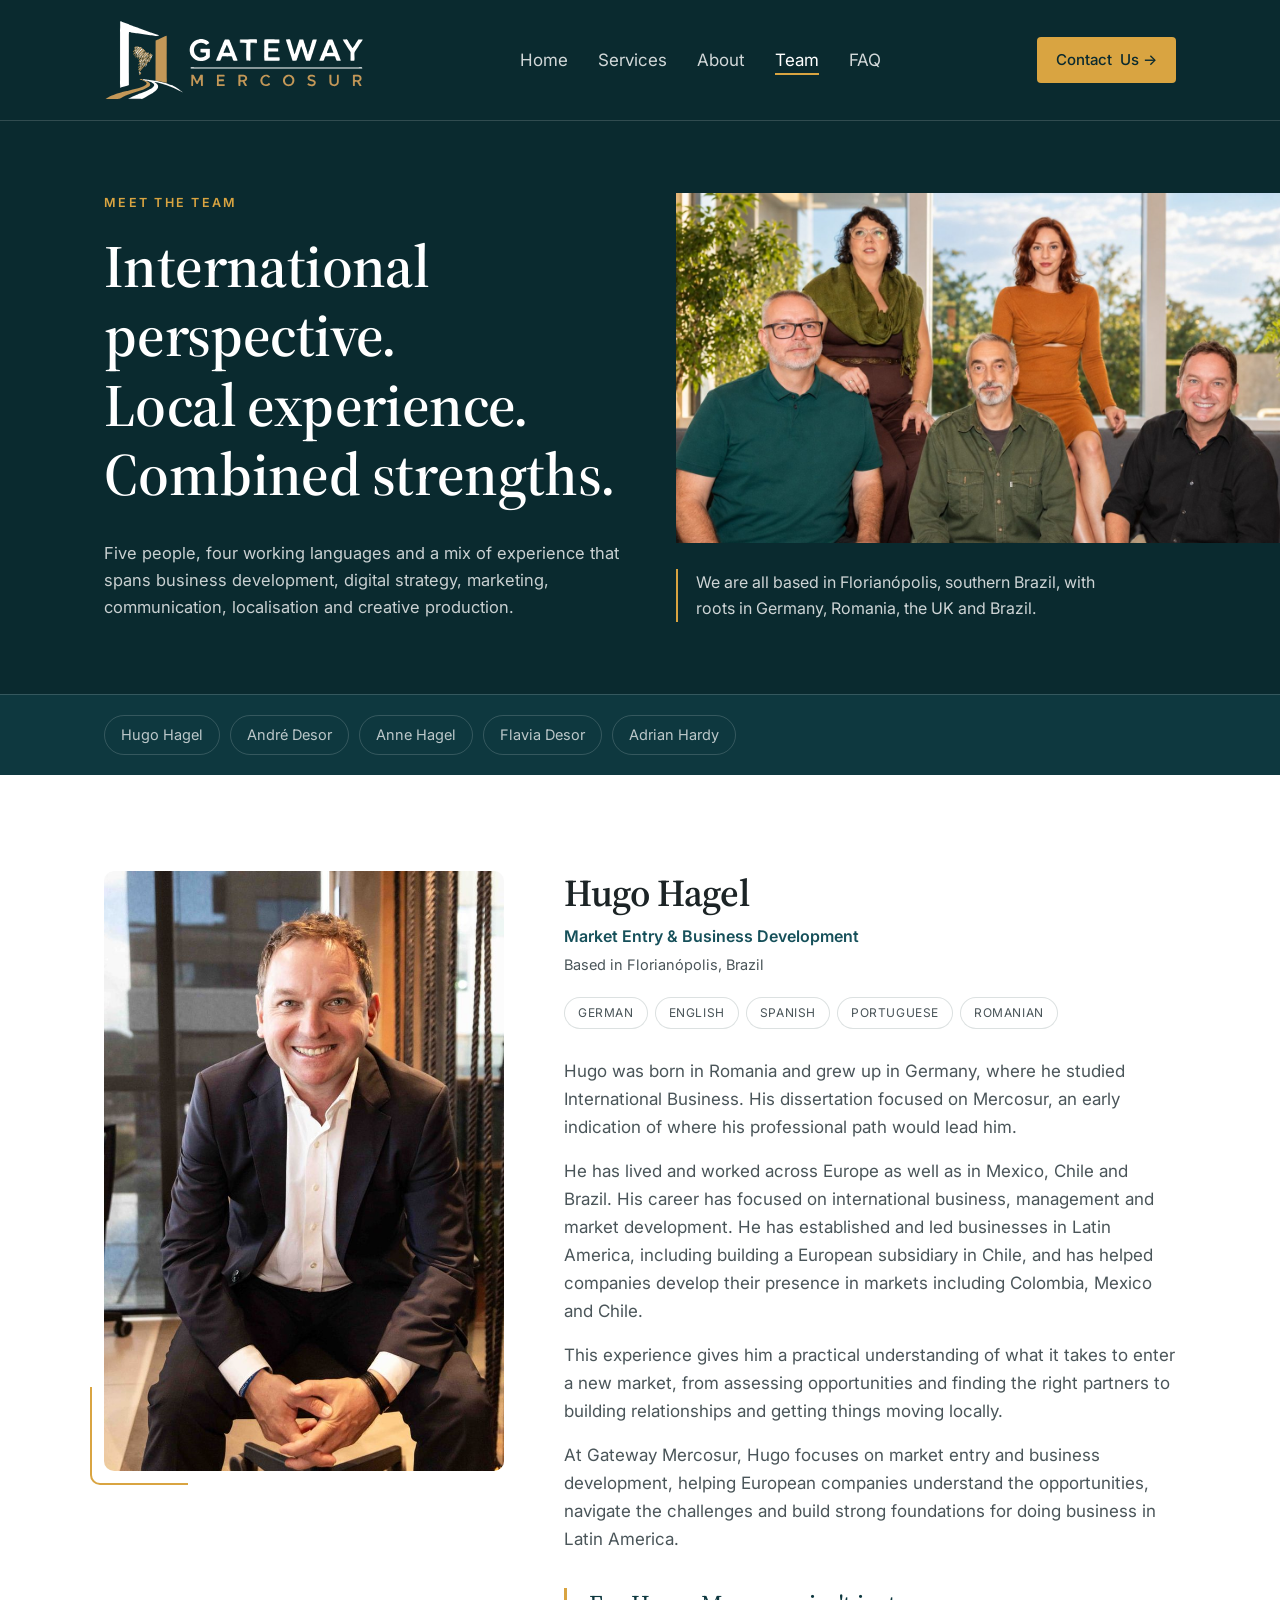
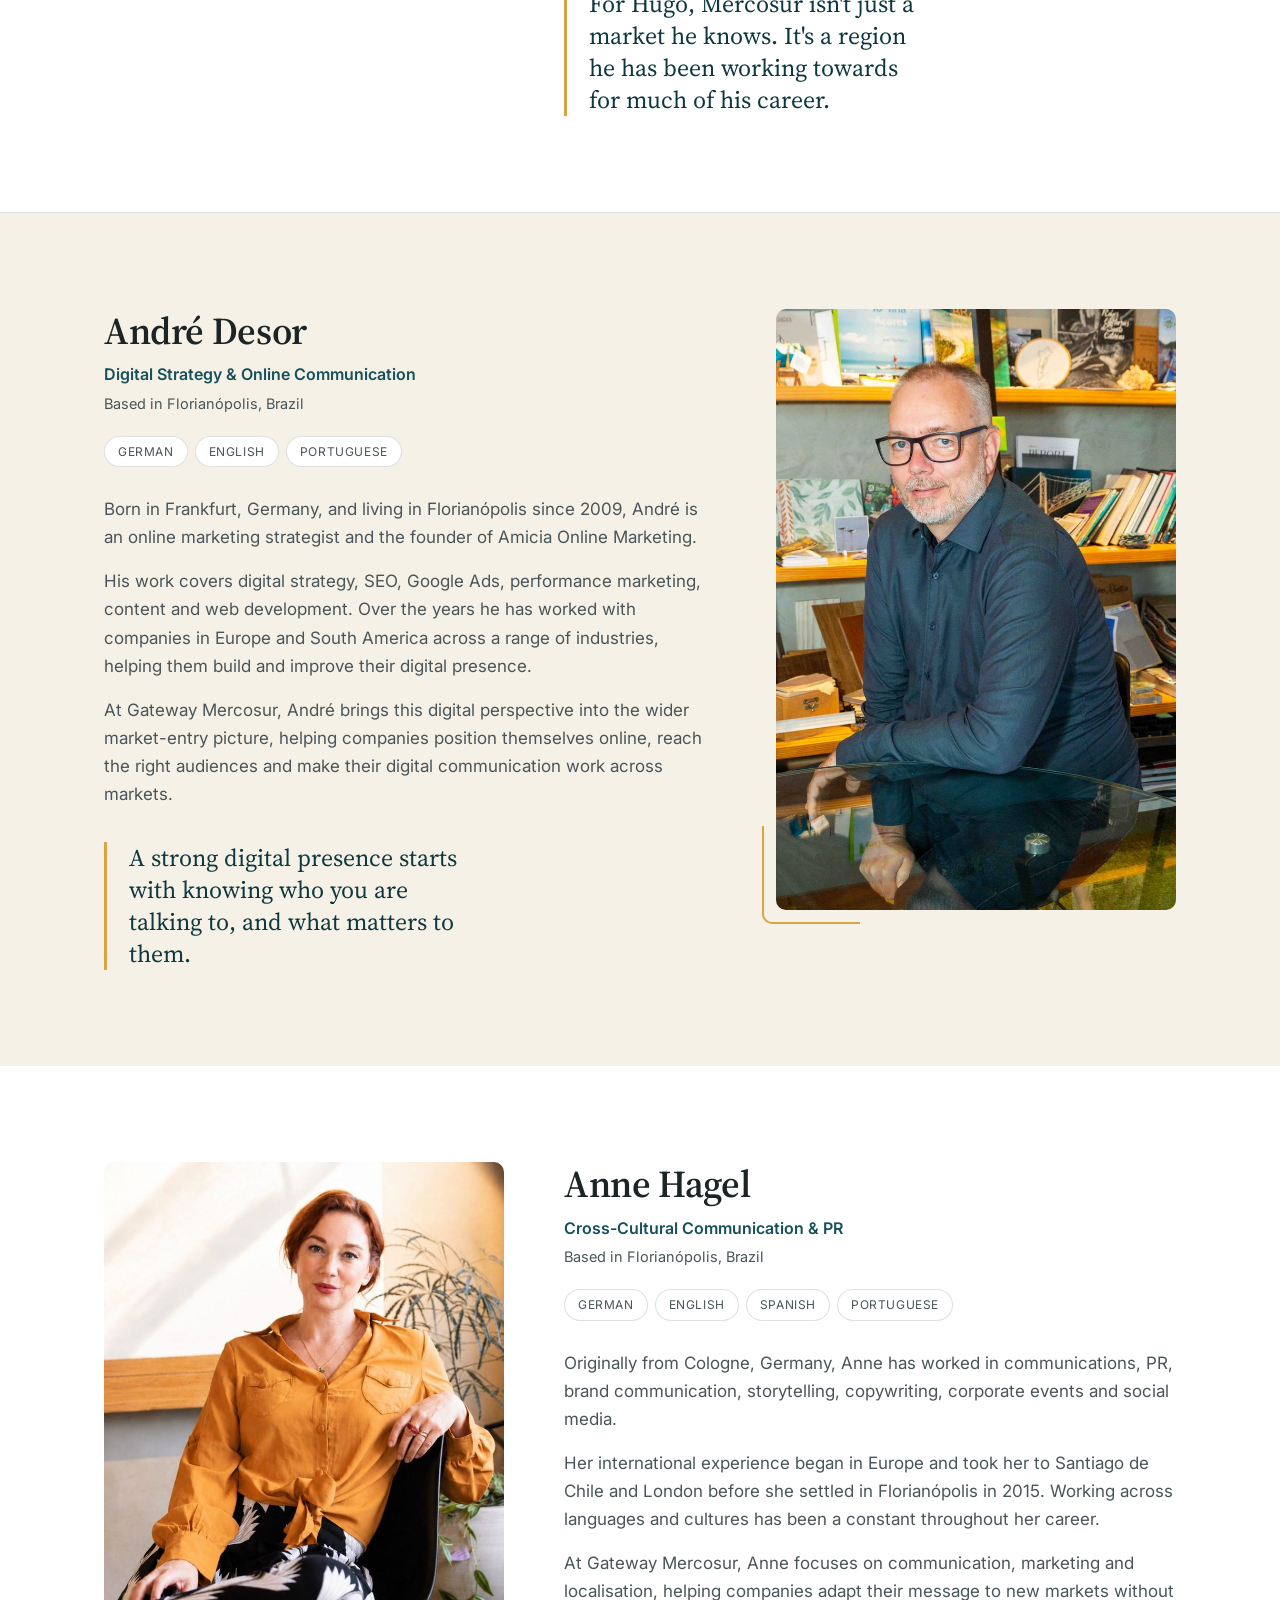
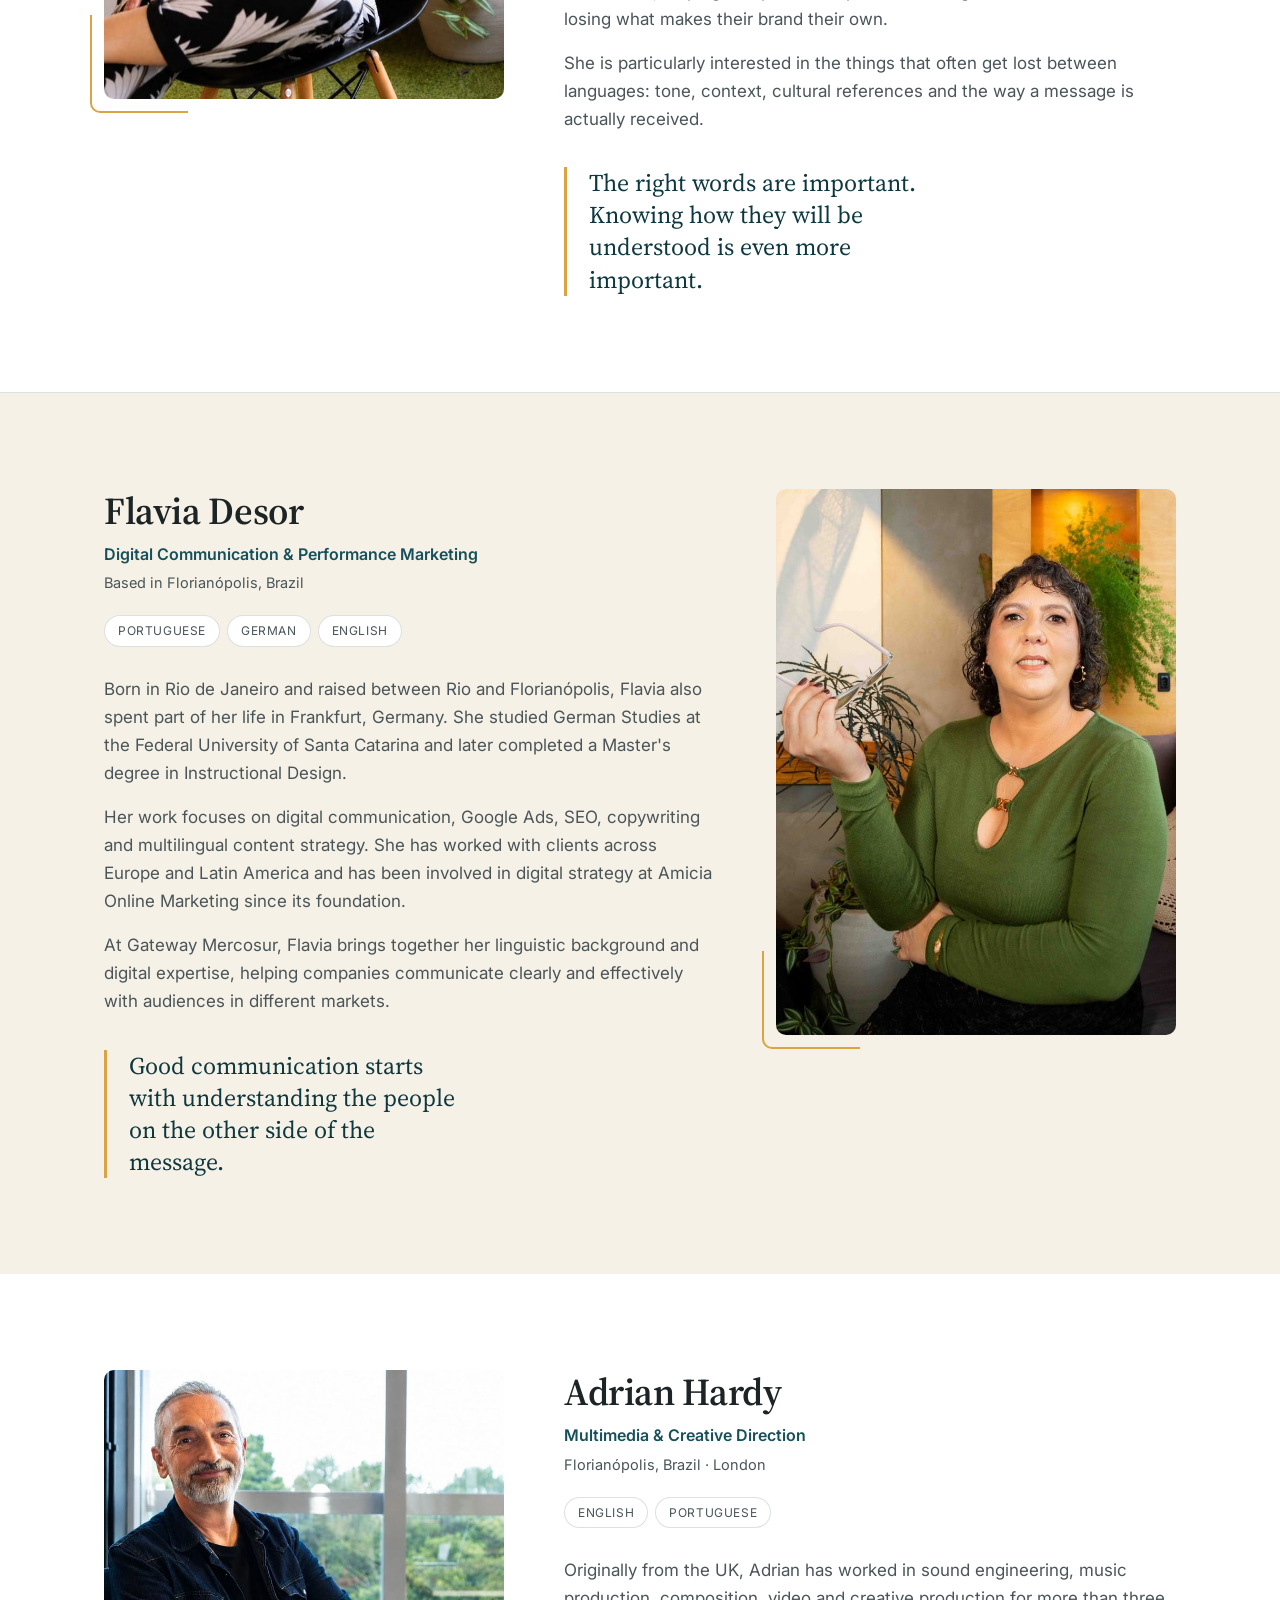
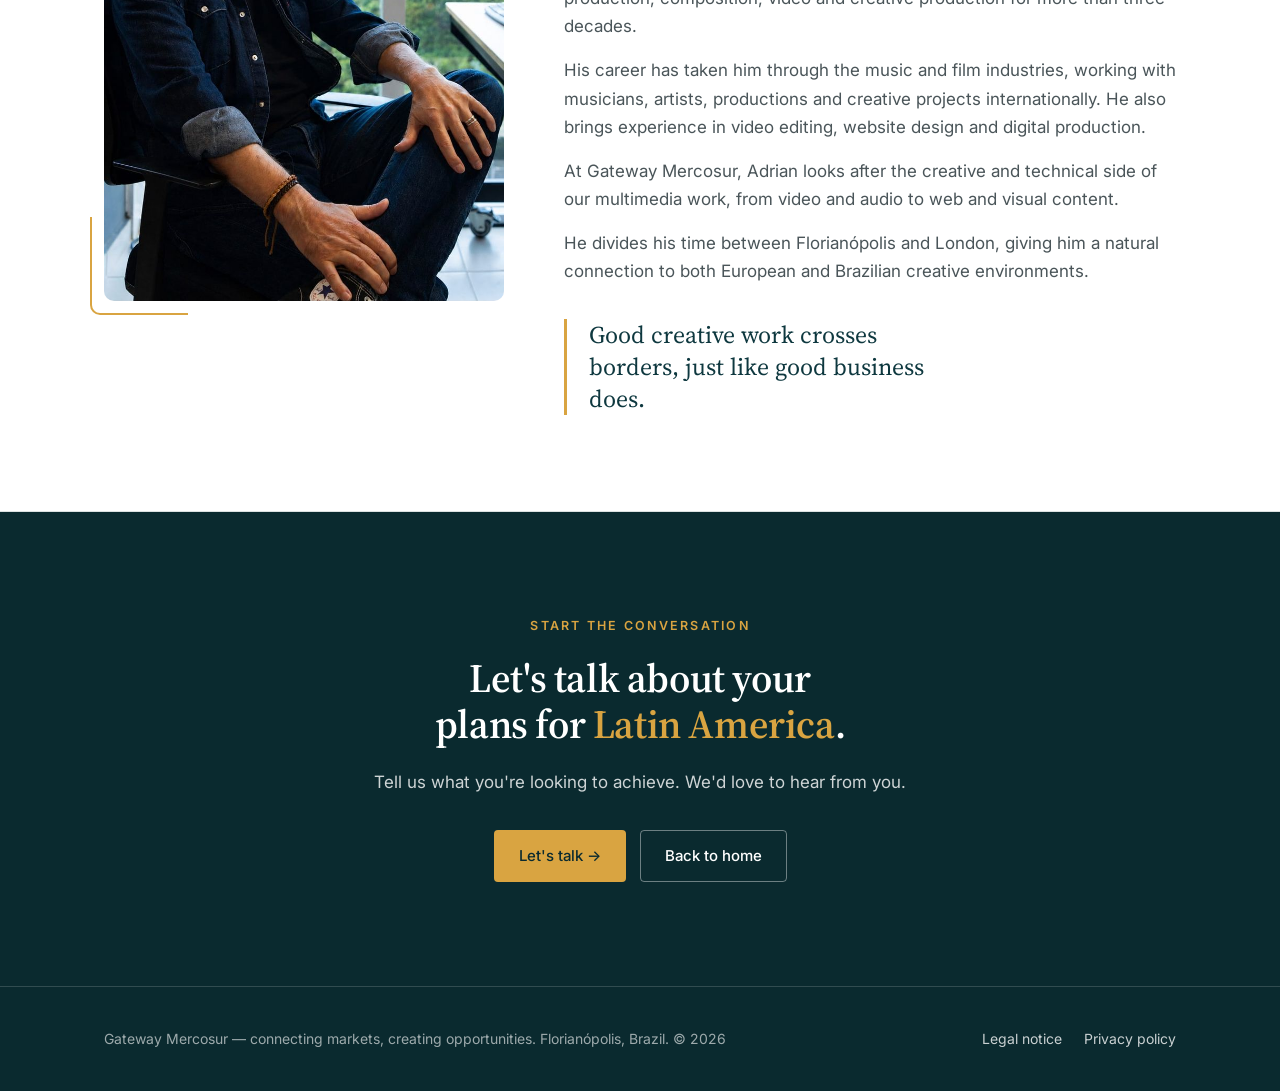
<file: team.html>
<!DOCTYPE html>
<html lang="en">
<head>
<meta charset="utf-8">
<meta name="viewport" content="width=device-width, initial-scale=1">
<title>Meet the Team | Gateway Mercosur</title>
<meta name="description" content="Five people, four working languages, based in Florianópolis, southern Brazil, with roots in Germany, Romania, the UK and Brazil. Meet the Gateway Mercosur team.">
<link rel="preconnect" href="https://fonts.googleapis.com">
<link rel="preconnect" href="https://fonts.gstatic.com" crossorigin>
<link href="https://fonts.googleapis.com/css2?family=Source+Serif+4:opsz,wght@8..60,400;8..60,600&family=Inter:wght@400;500;600&display=swap" rel="stylesheet">
<link rel="stylesheet" href="assets/css/team.css">
</head>
<body>

<nav class="nav">
  <div class="wrap">
    <a class="brand" href="index.html" aria-label="Gateway Mercosur home"><img class="logo" src="assets/img/logo.svg" alt="Gateway Mercosur" width="1307" height="402"></a>
    <ul class="navlinks" id="mobile-menu">
      <li><a href="index.html">Home</a></li>
      <li><a href="services.html">Services</a></li>
      <li><a href="about.html">About</a></li>
      <li><a href="team.html" aria-current="page">Team</a></li>
      <li><a href="faq.html">FAQ</a></li>
    </ul>
    <a class="btn btn-gold" href="index.html#contact">Contact<span class="nav-cta-extra"> Us &rarr;</span></a>
    <button class="burger" type="button" aria-label="Menu" aria-controls="mobile-menu" aria-expanded="false">&#9776;</button>
  </div>
</nav>

<header class="phero">
  <div class="wrap phero-grid">
    <div>
      <span class="eyebrow">Meet the Team</span>
      <h1>International perspective.<br>Local experience.<br>Combined strengths.</h1>
      <div class="cols">
        <p>Five people, four working languages and a mix of experience that spans business development, digital strategy, marketing, communication, localisation and creative production.</p>
      </div>
    </div>
    <div class="phero-side">
      <div class="phero-art"><img src="assets/img/team-header.jpg" alt="The five members of the Gateway Mercosur team seated together in front of a window"></div>
      <p class="phero-note">We are all based in Florian&oacute;polis, southern Brazil, with roots in Germany, Romania, the UK and Brazil.</p>
    </div>
  </div>
</header>

<div class="roster">
  <div class="wrap">
    <a href="#hugo">Hugo Hagel</a>
    <a href="#andre">Andr&eacute; Desor</a>
    <a href="#anne">Anne Hagel</a>
    <a href="#flavia">Flavia Desor</a>
    <a href="#adrian">Adrian Hardy</a>
  </div>
</div>

<!-- HUGO -->
<section class="person" id="hugo">
  <div class="wrap grid">
    <div class="photo"><img src="assets/img/hugo-hagel-full.jpg" alt="Portrait of Hugo Hagel"></div>
    <div>
      <h2 class="name">Hugo Hagel</h2>
      <p class="role">Market Entry &amp; Business Development</p>
      <p class="where">Based in Florian&oacute;polis, Brazil</p>
      <div class="langs"><span class="lang">German</span><span class="lang">English</span><span class="lang">Spanish</span><span class="lang">Portuguese</span><span class="lang">Romanian</span></div>
      <div class="bio">
        <p>Hugo was born in Romania and grew up in Germany, where he studied International Business. His dissertation focused on Mercosur, an early indication of where his professional path would lead him.</p>
        <p>He has lived and worked across Europe as well as in Mexico, Chile and Brazil. His career has focused on international business, management and market development. He has established and led businesses in Latin America, including building a European subsidiary in Chile, and has helped companies develop their presence in markets including Colombia, Mexico and Chile.</p>
        <p>This experience gives him a practical understanding of what it takes to enter a new market, from assessing opportunities and finding the right partners to building relationships and getting things moving locally.</p>
        <p>At Gateway Mercosur, Hugo focuses on market entry and business development, helping European companies understand the opportunities, navigate the challenges and build strong foundations for doing business in Latin America.</p>
      </div>
      <p class="saying">For Hugo, Mercosur isn't just a market he knows. It's a region he has been working towards for much of his career.</p>
    </div>
  </div>
</section>

<!-- ANDRÉ -->
<section class="person alt" id="andre">
  <div class="wrap grid">
    <div>
      <h2 class="name">Andr&eacute; Desor</h2>
      <p class="role">Digital Strategy &amp; Online Communication</p>
      <p class="where">Based in Florian&oacute;polis, Brazil</p>
      <div class="langs"><span class="lang">German</span><span class="lang">English</span><span class="lang">Portuguese</span></div>
      <div class="bio">
        <p>Born in Frankfurt, Germany, and living in Florian&oacute;polis since 2009, Andr&eacute; is an online marketing strategist and the founder of Amicia Online Marketing.</p>
        <p>His work covers digital strategy, SEO, Google Ads, performance marketing, content and web development. Over the years he has worked with companies in Europe and South America across a range of industries, helping them build and improve their digital presence.</p>
        <p>At Gateway Mercosur, Andr&eacute; brings this digital perspective into the wider market-entry picture, helping companies position themselves online, reach the right audiences and make their digital communication work across markets.</p>
      </div>
      <p class="saying">A strong digital presence starts with knowing who you are talking to, and what matters to them.</p>
    </div>
    <div class="photo"><img src="assets/img/andre-desor-full.jpg" alt="Portrait of Andr&eacute; Desor"></div>
  </div>
</section>

<!-- ANNE -->
<section class="person" id="anne">
  <div class="wrap grid">
    <div class="photo"><img src="assets/img/anne-hagel-full.jpg" alt="Portrait of Anne Hagel"></div>
    <div>
      <h2 class="name">Anne Hagel</h2>
      <p class="role">Cross-Cultural Communication &amp; PR</p>
      <p class="where">Based in Florian&oacute;polis, Brazil</p>
      <div class="langs"><span class="lang">German</span><span class="lang">English</span><span class="lang">Spanish</span><span class="lang">Portuguese</span></div>
      <div class="bio">
        <p>Originally from Cologne, Germany, Anne has worked in communications, PR, brand communication, storytelling, copywriting, corporate events and social media.</p>
        <p>Her international experience began in Europe and took her to Santiago de Chile and London before she settled in Florian&oacute;polis in 2015. Working across languages and cultures has been a constant throughout her career.</p>
        <p>At Gateway Mercosur, Anne focuses on communication, marketing and localisation, helping companies adapt their message to new markets without losing what makes their brand their own.</p>
        <p>She is particularly interested in the things that often get lost between languages: tone, context, cultural references and the way a message is actually received.</p>
      </div>
      <p class="saying">The right words are important. Knowing how they will be understood is even more important.</p>
    </div>
  </div>
</section>

<!-- FLAVIA -->
<section class="person alt" id="flavia">
  <div class="wrap grid">
    <div>
      <h2 class="name">Flavia Desor</h2>
      <p class="role">Digital Communication &amp; Performance Marketing</p>
      <p class="where">Based in Florian&oacute;polis, Brazil</p>
      <div class="langs"><span class="lang">Portuguese</span><span class="lang">German</span><span class="lang">English</span></div>
      <div class="bio">
        <p>Born in Rio de Janeiro and raised between Rio and Florian&oacute;polis, Flavia also spent part of her life in Frankfurt, Germany. She studied German Studies at the Federal University of Santa Catarina and later completed a Master's degree in Instructional Design.</p>
        <p>Her work focuses on digital communication, Google Ads, SEO, copywriting and multilingual content strategy. She has worked with clients across Europe and Latin America and has been involved in digital strategy at Amicia Online Marketing since its foundation.</p>
        <p>At Gateway Mercosur, Flavia brings together her linguistic background and digital expertise, helping companies communicate clearly and effectively with audiences in different markets.</p>
      </div>
      <p class="saying">Good communication starts with understanding the people on the other side of the message.</p>
    </div>
    <div class="photo"><img src="assets/img/flavia-desor-full.jpg" alt="Portrait of Flavia Desor"></div>
  </div>
</section>

<!-- ADRIAN -->
<section class="person" id="adrian">
  <div class="wrap grid">
    <div class="photo"><img src="assets/img/adrian-hardy-full.jpg" alt="Portrait of Adrian Hardy"></div>
    <div>
      <h2 class="name">Adrian Hardy</h2>
      <p class="role">Multimedia &amp; Creative Direction</p>
      <p class="where">Florian&oacute;polis, Brazil &middot; London</p>
      <div class="langs"><span class="lang">English</span><span class="lang">Portuguese</span></div>
      <div class="bio">
        <p>Originally from the UK, Adrian has worked in sound engineering, music production, composition, video and creative production for more than three decades.</p>
        <p>His career has taken him through the music and film industries, working with musicians, artists, productions and creative projects internationally. He also brings experience in video editing, website design and digital production.</p>
        <p>At Gateway Mercosur, Adrian looks after the creative and technical side of our multimedia work, from video and audio to web and visual content.</p>
        <p>He divides his time between Florian&oacute;polis and London, giving him a natural connection to both European and Brazilian creative environments.</p>
      </div>
      <p class="saying">Good creative work crosses borders, just like good business does.</p>
    </div>
  </div>
</section>

<section class="cta" id="contact">
  <div class="wrap narrow">
    <span class="eyebrow">Start the conversation</span>
    <h2>Let's talk about your plans for <span class="accent">Latin America</span>.</h2>
    <p>Tell us what you're looking to achieve. We'd love to hear from you.</p>
    <div class="actions">
      <a class="btn btn-gold" href="mailto:hello@gatewaymercosur.com">Let's talk &rarr;</a>
      <a class="btn btn-line" href="index.html">Back to home</a>
    </div>
  </div>
</section>

<footer>
  <div class="wrap">
    <span>Gateway Mercosur &mdash; connecting markets, creating opportunities. Florian&oacute;polis, Brazil. &copy; 2026</span>
    <span class="footer-links"><a href="legal-notice.html">Legal notice</a><a href="privacy-policy.html">Privacy policy</a></span>
  </div>
</footer>

<script src="assets/js/nav.js"></script>
</body>
</html>
</file>
<file: assets/css/index.css>
:root{
  --petrol-900:#0A2A2F; --petrol-800:#0E383F; --petrol-700:#16505A;
  --gold:#D9A441; --gold-soft:#EFC97E;
  --sand:#F6F1E6; --sand-deep:#EDE5D4;
  --ink:#1C2426; --ink-soft:#4A5559;
  --line:rgba(10,42,47,.14); --line-dark:rgba(255,255,255,.16);
  --serif:"Source Serif 4",Georgia,serif; --sans:"Inter",system-ui,-apple-system,sans-serif;
  --wrap:1120px;
}
*{box-sizing:border-box}
html{scroll-behavior:smooth}
section[id],header[id],div[id]{scroll-margin-top:132px}
body{margin:0;font-family:var(--sans);color:var(--ink);background:#fff;font-size:17px;line-height:1.65;-webkit-font-smoothing:antialiased}
h1,h2,h3{font-family:var(--serif);font-weight:600;line-height:1.16;letter-spacing:-.01em;margin:0}
p{margin:0 0 1.1rem}
a{color:inherit}
img{max-width:100%;display:block}
.wrap{max-width:var(--wrap);margin:0 auto;padding:0 24px}
.narrow{max-width:760px}

/* nav */
.nav{position:sticky;top:0;z-index:60;background:var(--petrol-900);border-bottom:1px solid var(--line-dark)}
.nav .wrap{display:flex;align-items:center;justify-content:space-between;height:120px;gap:18px}
.brand{display:flex;align-items:center;text-decoration:none;flex:0 0 auto}
.brand .logo{height:80px;width:auto;display:block}
.navlinks{display:flex;align-items:center;gap:30px;list-style:none;margin:0;padding:0}
.navlinks a{color:rgba(255,255,255,.82);text-decoration:none;font-size:17px;white-space:nowrap}
.navlinks a:hover{color:#fff}
.btn{display:inline-flex;align-items:center;gap:8px;border-radius:4px;font-family:var(--sans);font-size:15px;font-weight:500;padding:13px 24px;text-decoration:none;border:1px solid transparent;cursor:pointer;transition:background .15s,color .15s}
.btn-gold{background:var(--gold);color:var(--petrol-900)}
.btn-gold:hover{background:var(--gold-soft)}
.btn-line{border-color:rgba(255,255,255,.4);color:#fff}
.btn-line:hover{background:rgba(255,255,255,.1)}
.btn-dark{border-color:var(--petrol-900);color:var(--petrol-900)}
.btn-dark:hover{background:var(--petrol-900);color:#fff}
.nav .btn{padding:10px 18px}
.burger{display:none;background:none;border:0;color:#fff;font-size:24px;cursor:pointer}

/* hero */
.hero{background:var(--petrol-900);color:#fff;position:relative;overflow:hidden;padding:0}
/* desktop: flat banner with baked-in text; mobile: live-text grid (toggled at 900px) */
.herobanner{position:relative;display:block}
.herobanner img{display:block;width:100%;height:auto}
.herobanner-cta{position:absolute;left:4.3%;top:92.5%;transform:translateY(-50%);display:flex;gap:14px;flex-wrap:wrap}
.herobanner-cta .btn{padding:10px 18px;font-size:14px}
.heromobile{display:none;position:relative}
.heromobile img{display:block;width:100%;height:auto}
.heromobile-cta{display:flex;gap:14px;flex-wrap:wrap;padding:20px 24px}
.hero h1{font-size:clamp(36px,4.4vw,58px);color:#fff;max-width:13ch}
.hero h1 .gold{color:var(--gold)}
.hero .lede{font-size:19px;color:rgba(255,255,255,.82);max-width:50ch;margin-top:22px}
.hero .lede strong{color:#fff;font-weight:700}
.hero .cta{display:flex;gap:14px;flex-wrap:wrap;margin-top:34px}
.heroband{border-top:1px solid var(--line-dark);background:var(--petrol-800);margin-top:0}
.heroband .wrap{display:grid;grid-template-columns:repeat(4,1fr);gap:24px;padding-top:30px;padding-bottom:30px}
.fact b{display:block;font-family:var(--serif);font-size:30px;color:var(--gold);line-height:1.1}
.fact span{font-size:14px;color:rgba(255,255,255,.75)}

/* sections */
section{padding:104px 0}
.sand{background:var(--sand)}
.eyebrow{font-size:12.5px;font-weight:600;letter-spacing:.18em;text-transform:uppercase;color:var(--gold);display:block;margin-bottom:16px}
.eyebrow.dk{color:var(--petrol-700)}
.sec-head h2{font-size:clamp(28px,3.4vw,42px);max-width:22ch}
.body{max-width:66ch;margin-top:28px;color:var(--ink-soft)}
.body p{margin-bottom:1rem}
.pull{font-family:var(--serif);font-size:clamp(22px,2.6vw,30px);line-height:1.32;color:var(--petrol-800);
  border-left:3px solid var(--gold);padding-left:26px;margin:52px 0 0;max-width:28ch}

.wd-grid{display:grid;grid-template-columns:.94fr 1.06fr;gap:60px;align-items:center}
.wd-grid .body{margin-top:26px}
.wd-art{position:relative;z-index:0;border-radius:10px;overflow:hidden;aspect-ratio:3/4;max-height:600px;order:-1}
.wd-art img{position:absolute;inset:0;width:100%;height:100%;object-fit:cover;object-position:50% 45%;display:block}

/* services */
.svc{display:grid;grid-template-columns:repeat(3,1fr);gap:26px;margin-top:52px}
.card{background:#fff;border:1px solid var(--line);border-radius:6px;padding:32px 28px;display:flex;flex-direction:column}
.card .step{font-family:var(--sans);font-size:12px;font-weight:600;letter-spacing:.14em;color:var(--gold);margin-bottom:16px}
.card h3{font-size:21px;margin-bottom:10px}
.card .claim{font-family:var(--serif);font-size:17px;color:var(--petrol-800);margin:0 0 14px}
.card p{font-size:15.5px;color:var(--ink-soft);margin-bottom:14px}
.card .more{margin-top:auto;font-size:15px;font-weight:500;color:var(--petrol-700);text-decoration:none;border-bottom:1px solid var(--gold);padding-bottom:2px;align-self:flex-start}

.help-grid{display:grid;grid-template-columns:1.05fr .95fr;gap:56px;align-items:center}
.help-art img{width:100%;max-width:420px;height:auto;display:block;margin:0 auto;mix-blend-mode:multiply;-webkit-mask-image:radial-gradient(ellipse 104% 104% at 50% 48%,#000 0 62%,transparent 99%);mask-image:radial-gradient(ellipse 104% 104% at 50% 48%,#000 0 62%,transparent 99%)}

/* photo band */
.band{background:var(--petrol-800);color:#fff;padding:0}
.band .grid{display:grid;grid-template-columns:1.06fr .94fr;min-height:min(480px,64vh)}
.bandart{position:relative;overflow:hidden}
.bandart img{position:absolute;inset:0;width:100%;height:100%;object-fit:cover;object-position:50% 50%}
.band .copy{padding:64px 56px;display:flex;flex-direction:column;justify-content:center}
.band blockquote{margin:0;font-family:var(--serif);font-size:clamp(22px,2.5vw,30px);line-height:1.34}

.why-grid{display:grid;grid-template-columns:1.04fr .96fr;gap:56px;align-items:center}
.why-grid .body{margin-top:26px}
.why-map{background:var(--sand);border:1px solid var(--line);border-radius:10px;padding:22px}
.why-map img{width:100%;height:auto;display:block;mix-blend-mode:multiply}

/* reasons */
.reasons{display:grid;grid-template-columns:repeat(3,1fr);gap:1px;background:var(--line);border:1px solid var(--line);
  margin-top:52px;border-radius:6px;overflow:hidden}
.reason{background:#fff;padding:32px 28px}
.sand .reason{background:var(--sand)}
.reason h3{font-size:19px;margin-bottom:9px}
.reason p{font-size:15.5px;color:var(--ink-soft);margin:0}

/* people */
.people{display:grid;grid-template-columns:repeat(5,1fr);gap:20px;margin-top:48px}
.person img{width:100%;aspect-ratio:3/4;object-fit:cover;border-radius:8px;margin-bottom:12px}
.person b{font-size:16px;display:block;font-weight:600}

/* faq */
details{border-bottom:1px solid var(--line)}
details summary{cursor:pointer;list-style:none;padding:22px 0;font-size:19px;font-family:var(--serif);font-weight:600;
  display:flex;justify-content:space-between;gap:20px;align-items:flex-start}
details summary::-webkit-details-marker{display:none}
details summary:after{content:"+";color:var(--gold);font-family:var(--sans);font-size:22px;line-height:1;flex:0 0 auto}
details[open] summary:after{content:"\2013"}
details .ans{padding-bottom:16px;max-width:72ch}
details .ans p{font-size:16.5px;color:var(--ink-soft);margin-bottom:.9rem}
details .ans p:last-child{margin-bottom:0}

/* contact */
.contact{background:var(--petrol-900);color:#fff}
.contact h2{color:#fff}
.contact .split{display:grid;grid-template-columns:1fr 1fr;gap:72px;align-items:start}
.contact .body{color:rgba(255,255,255,.82)}
.person-line{display:flex;gap:18px;align-items:center;margin-top:34px;padding:20px;border:1px solid var(--line-dark);border-radius:6px}
.person-line img{width:78px;height:78px;border-radius:50%;object-fit:cover;object-position:50% 40%;flex:0 0 auto}
.person-line b{display:block;font-size:16px;color:#fff}
.person-line span{font-size:14.5px;color:rgba(255,255,255,.7);line-height:1.5;display:block;margin-top:3px}
.contact-lines{margin-top:22px;font-size:15px;color:rgba(255,255,255,.75);line-height:1.7}
form{display:grid;grid-template-columns:1fr 1fr;gap:16px;background:rgba(255,255,255,.05);padding:32px;border-radius:6px}
form label{font-size:13.5px;color:rgba(255,255,255,.7);display:block;margin-bottom:6px}
form .full{grid-column:1/-1}
input,select,textarea{width:100%;padding:12px 14px;border:1px solid rgba(255,255,255,.22);background:rgba(255,255,255,.06);
  color:#fff;border-radius:4px;font-family:var(--sans);font-size:15px}
textarea{min-height:110px;resize:vertical}
input:focus,select:focus,textarea:focus{outline:2px solid var(--gold);outline-offset:1px}
select option{color:#000}

footer{background:var(--petrol-900);color:rgba(255,255,255,.6);border-top:1px solid var(--line-dark);padding:40px 0;font-size:14px}
footer .wrap{display:flex;justify-content:space-between;align-items:center;gap:12px 28px;flex-wrap:wrap}
footer .footer-links{display:flex;gap:22px;flex-wrap:wrap}
footer a{color:rgba(255,255,255,.78);text-decoration:none}
footer a:hover{color:#fff;text-decoration:underline;text-underline-offset:3px}
.form-note{font-size:13.5px;color:rgba(255,255,255,.65);margin:0}
.form-note a{color:var(--gold-soft)}

@media(max-width:900px){
  section[id],header[id],div[id]{scroll-margin-top:92px}
  .navlinks{display:none}
  .nav.menu-open .navlinks{display:flex;position:absolute;top:80px;left:0;right:0;flex-direction:column;align-items:stretch;gap:0;padding:8px 24px 16px;background:var(--petrol-900);border-top:1px solid var(--line-dark)}
  .nav.menu-open .navlinks a{display:block;padding:10px 0}
  .burger{display:block}
  .brand .logo{height:46px}
  .nav .btn{padding:7px 13px;font-size:13.5px;margin-left:auto}
  .nav-cta-extra{display:none}
  .nav .wrap{gap:12px}
  .nav .wrap{height:80px}
  .hero{padding:0}
  .heroband{margin-top:0}
  .heroband .wrap{grid-template-columns:repeat(2,1fr);gap:22px}
  .herobanner{display:none}
  .heromobile{display:block}
  .heromobile-cta{gap:10px;padding:18px 24px;flex-wrap:nowrap}
  .heromobile-cta .btn{padding:10px 14px;font-size:13.5px;white-space:nowrap}
  section{padding:64px 0}
  .svc,.reasons{grid-template-columns:1fr}
  .why-grid{grid-template-columns:1fr;gap:26px}
  .why-map{padding:14px}
  .help-grid{grid-template-columns:1fr;gap:24px}
  .help-art img{max-width:420px}
  .wd-grid{grid-template-columns:1fr;gap:28px}
  .wd-art{order:0;max-height:none;max-width:none;aspect-ratio:4/3;border-radius:0;
    margin-left:-24px;margin-right:-24px;width:calc(100% + 48px)}
  .people{grid-template-columns:repeat(2,1fr)}
  .pull{font-size:21px;padding-left:18px;margin-top:38px;max-width:none}
  .band .grid{grid-template-columns:1fr}
  .bandart{aspect-ratio:16/9}
  .band .copy{padding:44px 24px}
  .contact .split{grid-template-columns:1fr;gap:36px}
  form{grid-template-columns:1fr;padding:24px}
}
@media(max-width:380px){
  .heromobile-cta{gap:8px;padding:16px 18px}
  .heromobile-cta .btn{padding:9px 11px;font-size:12.5px}
}
@media(prefers-reduced-motion:reduce){html{scroll-behavior:auto}}
</file>
<file: assets/css/about.css>
:root{
  --petrol-900:#0A2A2F; --petrol-800:#0E383F; --petrol-700:#16505A;
  --gold:#D9A441; --gold-soft:#EFC97E;
  --sand:#F6F1E6; --sand-deep:#EDE5D4;
  --ink:#1C2426; --ink-soft:#4A5559;
  --line:rgba(10,42,47,.14); --line-dark:rgba(255,255,255,.16);
  --serif:"Source Serif 4",Georgia,serif; --sans:"Inter",system-ui,-apple-system,sans-serif;
  --wrap:1120px;
}
*{box-sizing:border-box}
html{scroll-behavior:smooth}
section[id],header[id],div[id]{scroll-margin-top:132px}
html{overflow-x:clip}
body{overflow-x:clip;margin:0;font-family:var(--sans);color:var(--ink);background:#fff;font-size:17px;line-height:1.65;-webkit-font-smoothing:antialiased}
h1,h2,h3{font-family:var(--serif);font-weight:600;line-height:1.16;letter-spacing:-.01em;margin:0}
p{margin:0 0 1.1rem}
a{color:inherit}
img{max-width:100%;display:block}
.wrap{max-width:var(--wrap);margin:0 auto;padding:0 24px}
.narrow{max-width:720px}

/* nav */
.nav{position:sticky;top:0;z-index:60;background:var(--petrol-900);border-bottom:1px solid var(--line-dark)}
.nav .wrap{display:flex;align-items:center;justify-content:space-between;height:120px;gap:18px}
.brand{display:flex;align-items:center;text-decoration:none;flex:0 0 auto}
.brand .logo{height:80px;width:auto;display:block}
.navlinks{display:flex;align-items:center;gap:30px;list-style:none;margin:0;padding:0}
.navlinks a{color:rgba(255,255,255,.82);text-decoration:none;font-size:17px;white-space:nowrap}
.navlinks a:hover,.navlinks a[aria-current]{color:#fff}
.navlinks a[aria-current]{border-bottom:2px solid var(--gold);padding-bottom:3px}
.btn{display:inline-flex;align-items:center;gap:8px;border-radius:4px;font-family:var(--sans);font-size:15px;font-weight:500;padding:13px 24px;text-decoration:none;border:1px solid transparent;cursor:pointer;transition:background .15s,color .15s}
.btn-gold{background:var(--gold);color:var(--petrol-900)}
.btn-gold:hover{background:var(--gold-soft)}
.btn-line{border-color:rgba(255,255,255,.4);color:#fff}
.btn-line:hover{background:rgba(255,255,255,.1)}
.btn-dark{border-color:var(--petrol-900);color:var(--petrol-900)}
.btn-dark:hover{background:var(--petrol-900);color:#fff}
.nav .btn{padding:10px 18px}
.burger{display:none;background:none;border:0;color:#fff;font-size:24px;cursor:pointer}

/* hero */
.phero{background:var(--petrol-900);color:#fff;padding:72px 0 64px;overflow:hidden}
.eyebrow{font-size:12.5px;font-weight:600;letter-spacing:.18em;text-transform:uppercase;color:var(--gold);display:block;margin-bottom:18px}
.phero h1{font-size:clamp(34px,4.2vw,52px);color:#fff;max-width:11ch}
.phero .lede{font-size:19.5px;color:rgba(255,255,255,.85);max-width:44ch;margin-top:20px;margin-bottom:0}
.phero-quote{font-family:var(--serif);font-size:clamp(18px,1.9vw,23px);line-height:1.38;color:#fff;border-left:3px solid var(--gold);padding-left:22px;margin:34px 0 0;max-width:30ch}
.phero-grid{display:grid;grid-template-columns:1.02fr .98fr;gap:56px;align-items:center}
.phero-art{position:relative;margin-right:calc(-1 * max(24px, (100vw - 1120px)/2 + 24px));overflow:hidden;aspect-ratio:3/2}
.phero-art img{position:absolute;inset:0;width:100%;height:100%;object-fit:cover;object-position:50% 50%;display:block}
/* sections */
section{padding:104px 0}
.sand{background:var(--sand)}
.sec-head{max-width:760px}
.sec-head h2{font-size:clamp(28px,3.4vw,42px);margin-top:4px}
.body{max-width:66ch;margin-top:28px;color:var(--ink-soft)}
.body p{margin-bottom:1rem}
.body .punch{color:var(--ink);font-weight:500}

.who-grid{display:grid;grid-template-columns:1.05fr .95fr;gap:44px;align-items:stretch}
.who-art{display:flex;align-items:flex-start}
.who-art img{height:100%;width:auto;max-width:100%;object-fit:contain;object-position:left top;display:block;margin:0;mix-blend-mode:multiply}

/* pull quote */
.whygrid{display:grid;grid-template-columns:1.08fr .92fr;gap:60px;align-items:stretch}
.whygrid .body{margin-top:26px}
.whyart{position:relative;z-index:0;min-height:300px;border-radius:10px;overflow:hidden}
.whyart img{position:absolute;inset:0;width:100%;height:100%;object-fit:cover;object-position:50% 45%;display:block}
.whyart:after{content:"";position:absolute;right:-14px;bottom:-14px;width:104px;height:104px;
  border-right:2px solid var(--gold);border-bottom:2px solid var(--gold);border-radius:0 0 10px 0;z-index:-1}
.pull{font-family:var(--serif);font-size:clamp(23px,2.7vw,32px);line-height:1.32;color:var(--petrol-800);
  border-left:3px solid var(--gold);padding-left:26px;margin:52px 0 0;max-width:22ch}
.pull.wide{max-width:30ch}

/* "you might be coming to us because" */
.prompts{display:grid;grid-template-columns:repeat(2,1fr);gap:1px;background:var(--line);
  border:1px solid var(--line);border-radius:6px;overflow:hidden;margin-top:34px}
.prompt{background:#fff;padding:24px 26px;font-size:16.5px;line-height:1.5;color:var(--ink);
  display:flex;gap:16px;align-items:flex-start}
.sand .prompt{background:var(--sand)}
.prompt:before{content:"";flex:0 0 auto;width:13px;height:2px;background:var(--gold);margin-top:12px}
.prompts-label{font-size:12.5px;font-weight:600;letter-spacing:.18em;text-transform:uppercase;color:var(--ink-soft);margin-top:60px}

.work-grid{display:grid;grid-template-columns:1.08fr .92fr;gap:52px;align-items:stretch}
.work-art{position:relative;z-index:0;border-radius:10px;overflow:hidden;min-height:420px}
.work-art img{position:absolute;inset:0;width:100%;height:100%;object-fit:cover;object-position:50% 38%;display:block}

/* photo band */
.band{background:var(--petrol-800);color:#fff;padding:0}
.band .grid{display:grid;grid-template-columns:1.06fr .94fr;min-height:min(480px,64vh)}
.bandart{position:relative;overflow:hidden}
.bandart img{position:absolute;inset:0;width:100%;height:100%;object-fit:cover;object-position:50% 44%}
.band .copy{padding:64px 56px;display:flex;flex-direction:column;justify-content:center}
.band blockquote{margin:0;font-family:var(--serif);font-size:clamp(22px,2.5vw,30px);line-height:1.34}
.band .who{margin-top:24px;font-size:15.5px;color:rgba(255,255,255,.75);max-width:44ch}
.band .who b{color:#fff;font-weight:600}

/* cta */
.cta{background:var(--petrol-900);color:#fff;text-align:center}
.cta h2{color:#fff;font-size:clamp(28px,3.4vw,40px);max-width:20ch;margin:0 auto}
.cta .accent{color:var(--gold)}
.cta p{color:rgba(255,255,255,.8);max-width:58ch;margin:20px auto 0;font-size:17px}
.cta .actions{display:flex;gap:14px;justify-content:center;flex-wrap:wrap;margin-top:34px}

footer{background:var(--petrol-900);color:rgba(255,255,255,.6);border-top:1px solid var(--line-dark);padding:40px 0;font-size:14px}
footer .wrap{display:flex;justify-content:space-between;align-items:center;gap:12px 28px;flex-wrap:wrap}
footer .footer-links{display:flex;gap:22px;flex-wrap:wrap}
footer a{color:rgba(255,255,255,.78);text-decoration:none}
footer a:hover{color:#fff;text-decoration:underline;text-underline-offset:3px}

@media(max-width:900px){
  section[id],header[id],div[id]{scroll-margin-top:92px}
  .navlinks{display:none}
  .nav.menu-open .navlinks{display:flex;position:absolute;top:80px;left:0;right:0;flex-direction:column;align-items:stretch;gap:0;padding:8px 24px 16px;background:var(--petrol-900);border-top:1px solid var(--line-dark)}
  .nav.menu-open .navlinks a{display:block;padding:10px 0}
  .burger{display:block}
  .brand .logo{height:46px}
  .nav .btn{padding:7px 13px;font-size:13.5px;margin-left:auto}
  .nav-cta-extra{display:none}
  .nav .wrap{gap:12px}
  .nav .wrap{height:80px}
  .phero{padding:48px 0 44px}
  .phero-grid{grid-template-columns:1fr;gap:26px}
  .phero-art{margin-right:0;aspect-ratio:3/2}
  .phero-art img{object-position:50% 50%}

  section{padding:64px 0}
  .prompts{grid-template-columns:1fr}
  .work-grid{grid-template-columns:1fr;gap:26px}
  .work-art{min-height:0;aspect-ratio:3/4;width:min(100%,340px);margin-left:auto;margin-right:auto}
  .who-grid{grid-template-columns:1fr;gap:20px}
  .who-art{order:2;display:block}
  .who-art img{height:auto;width:100%;max-width:none;object-fit:initial;margin:0 auto}
  .whygrid{grid-template-columns:1fr;gap:30px}
  .whyart{order:2;min-height:0;position:static;overflow:visible;border-radius:0}
  .whyart img{position:static;width:100%;height:auto;object-fit:initial;border-radius:10px}
  .whyart:after{display:none}
  .pull{font-size:22px;padding-left:18px;margin-top:38px;max-width:none}
  .band .grid{grid-template-columns:1fr}
  .bandart{aspect-ratio:7/5}
  .band .copy{padding:44px 24px}
}
@media(prefers-reduced-motion:reduce){html{scroll-behavior:auto}}
</file>
<file: assets/css/faq.css>
:root{
  --petrol-900:#0A2A2F; --petrol-800:#0E383F; --petrol-700:#16505A;
  --gold:#D9A441; --gold-soft:#EFC97E;
  --sand:#F6F1E6; --sand-deep:#EDE5D4;
  --ink:#1C2426; --ink-soft:#4A5559;
  --line:rgba(10,42,47,.14); --line-dark:rgba(255,255,255,.16);
  --serif:"Source Serif 4",Georgia,serif; --sans:"Inter",system-ui,-apple-system,sans-serif;
  --wrap:1120px;
}
*{box-sizing:border-box}
html{scroll-behavior:smooth}
section[id],header[id],div[id]{scroll-margin-top:132px}
html{overflow-x:clip}
body{overflow-x:clip;margin:0;font-family:var(--sans);color:var(--ink);background:#fff;font-size:17px;line-height:1.65;-webkit-font-smoothing:antialiased}
h1,h2,h3{font-family:var(--serif);font-weight:600;line-height:1.16;letter-spacing:-.01em;margin:0}
p{margin:0 0 1.1rem}
a{color:inherit}
img{max-width:100%;display:block}
.wrap{max-width:var(--wrap);margin:0 auto;padding:0 24px}
.narrow{max-width:760px}

/* nav */
.nav{position:sticky;top:0;z-index:60;background:var(--petrol-900);border-bottom:1px solid var(--line-dark)}
.nav .wrap{display:flex;align-items:center;justify-content:space-between;height:120px;gap:18px}
.brand{display:flex;align-items:center;text-decoration:none;flex:0 0 auto}
.brand .logo{height:80px;width:auto;display:block}
.navlinks{display:flex;align-items:center;gap:30px;list-style:none;margin:0;padding:0}
.navlinks a{color:rgba(255,255,255,.82);text-decoration:none;font-size:17px;white-space:nowrap}
.navlinks a:hover,.navlinks a[aria-current]{color:#fff}
.navlinks a[aria-current]{border-bottom:2px solid var(--gold);padding-bottom:3px}
.btn{display:inline-flex;align-items:center;gap:8px;border-radius:4px;font-family:var(--sans);font-size:15px;font-weight:500;padding:13px 24px;text-decoration:none;border:1px solid transparent;cursor:pointer;transition:background .15s,color .15s}
.btn-gold{background:var(--gold);color:var(--petrol-900)}
.btn-gold:hover{background:var(--gold-soft)}
.btn-line{border-color:rgba(255,255,255,.4);color:#fff}
.btn-line:hover{background:rgba(255,255,255,.1)}
.nav .btn{padding:10px 18px}
.burger{display:none;background:none;border:0;color:#fff;font-size:24px;cursor:pointer}

/* hero */
.phero{background:var(--petrol-900);color:#fff;padding:72px 0 64px;overflow:hidden}
.eyebrow{font-size:12.5px;font-weight:600;letter-spacing:.18em;text-transform:uppercase;color:var(--gold);display:block;margin-bottom:18px}
.phero h1{font-size:clamp(36px,4.6vw,56px);color:#fff;max-width:16ch}
.phero .lede{font-size:18.5px;color:rgba(255,255,255,.8);max-width:46ch;margin-top:22px}
.phero-grid{display:grid;grid-template-columns:1.02fr .98fr;gap:52px;align-items:stretch}
.phero-side{display:flex;flex-direction:column;min-height:100%}
.phero-art{position:relative;margin-right:calc(-1 * max(24px, (100vw - 1120px)/2 + 24px));
  overflow:hidden;flex:1 1 auto;min-height:240px}
.phero-art img{position:absolute;inset:0;width:100%;height:100%;object-fit:cover;object-position:50% 45%;display:block}
.phero-note{border-left:2px solid var(--gold);padding-left:18px;color:rgba(255,255,255,.8);font-size:16px;margin:26px 0 0;max-width:48ch}

/* jump chips */
.jump{background:var(--petrol-800);border-top:1px solid var(--line-dark)}
.jump .wrap{display:flex;gap:10px;flex-wrap:wrap;padding-top:20px;padding-bottom:20px}
.jump a{color:rgba(255,255,255,.72);text-decoration:none;font-size:14.5px;
  border:1px solid var(--line-dark);border-radius:999px;padding:7px 16px;transition:.15s}
.jump a:hover{color:var(--petrol-900);background:var(--gold);border-color:var(--gold)}

/* faq groups */
.group{padding:76px 0 0}
.group:last-of-type{padding-bottom:76px}
.group.sand{background:var(--sand);padding-bottom:76px;margin-top:76px}
.group h2{font-size:clamp(24px,2.8vw,32px);max-width:24ch}
.group .intro{color:var(--ink-soft);max-width:60ch;margin-top:14px}
.qa{margin-top:34px;border-top:1px solid var(--line)}
details{border-bottom:1px solid var(--line)}
details summary{cursor:pointer;list-style:none;padding:24px 0;font-family:var(--serif);font-size:19.5px;
  font-weight:600;display:flex;justify-content:space-between;gap:24px;align-items:flex-start;color:var(--ink)}
details summary::-webkit-details-marker{display:none}
details summary:hover{color:var(--petrol-700)}
details summary:after{content:"+";color:var(--gold);font-family:var(--sans);font-size:24px;line-height:1;flex:0 0 auto;font-weight:400}
details[open] summary:after{content:"\2013"}
details .ans{padding:0 0 22px;max-width:74ch}
details .ans p{color:var(--ink-soft);font-size:16.5px;margin-bottom:.9rem}
details .ans p:last-child{margin-bottom:0}
details .ans ul{margin:0 0 .9rem;padding-left:0;list-style:none}
details .ans li{position:relative;padding-left:22px;color:var(--ink-soft);font-size:16.5px;margin-bottom:7px}
details .ans li:before{content:"";position:absolute;left:0;top:11px;width:11px;height:2px;background:var(--gold)}

/* cta */
.cta{background:var(--petrol-900);color:#fff;text-align:center;padding:96px 0}
.cta h2{color:#fff;font-size:clamp(28px,3.4vw,40px);max-width:22ch;margin:0 auto}
.cta .accent{color:var(--gold)}
.cta p{color:rgba(255,255,255,.8);max-width:56ch;margin:20px auto 0;font-size:17px}
.cta .actions{display:flex;gap:14px;justify-content:center;flex-wrap:wrap;margin-top:34px}

footer{background:var(--petrol-900);color:rgba(255,255,255,.6);border-top:1px solid var(--line-dark);padding:40px 0;font-size:14px}
footer .wrap{display:flex;justify-content:space-between;align-items:center;gap:12px 28px;flex-wrap:wrap}
footer .footer-links{display:flex;gap:22px;flex-wrap:wrap}
footer a{color:rgba(255,255,255,.78);text-decoration:none}
footer a:hover{color:#fff;text-decoration:underline;text-underline-offset:3px}

@media(max-width:900px){
  section[id],header[id],div[id]{scroll-margin-top:92px}
  .navlinks{display:none}
  .nav.menu-open .navlinks{display:flex;position:absolute;top:80px;left:0;right:0;flex-direction:column;align-items:stretch;gap:0;padding:8px 24px 16px;background:var(--petrol-900);border-top:1px solid var(--line-dark)}
  .nav.menu-open .navlinks a{display:block;padding:10px 0}
  .burger{display:block}
  .brand .logo{height:46px}
  .nav .btn{padding:7px 13px;font-size:13.5px;margin-left:auto}
  .nav-cta-extra{display:none}
  .nav .wrap{gap:12px}
  .nav .wrap{height:80px}
  .phero{padding:48px 0 44px}
  .phero-grid{grid-template-columns:1fr;gap:26px}
  .phero-side{display:block;min-height:0}
  .phero-art{margin-right:0;min-height:0;aspect-ratio:1672/941}
  .group{padding-top:52px}
  .group.sand{margin-top:52px;padding-bottom:52px}
  .group:last-of-type{padding-bottom:52px}
  details summary{font-size:18px;padding:20px 0}
  .cta{padding:64px 0}
}
@media(prefers-reduced-motion:reduce){html{scroll-behavior:auto}}
</file>
<file: assets/css/legal.css>
:root{
  --petrol-900:#0A2A2F; --petrol-800:#0E383F; --petrol-700:#16505A;
  --gold:#D9A441; --gold-soft:#EFC97E;
  --sand:#F6F1E6; --sand-deep:#EDE5D4;
  --ink:#1C2426; --ink-soft:#4A5559;
  --line:rgba(10,42,47,.14); --line-dark:rgba(255,255,255,.16);
  --serif:"Source Serif 4",Georgia,serif; --sans:"Inter",system-ui,-apple-system,sans-serif;
  --wrap:1120px;
}
*{box-sizing:border-box}
html{scroll-behavior:smooth}
section[id],header[id],div[id]{scroll-margin-top:132px}
html{overflow-x:clip}
body{overflow-x:clip;margin:0;font-family:var(--sans);color:var(--ink);background:#fff;font-size:17px;line-height:1.65;-webkit-font-smoothing:antialiased}
h1,h2,h3{font-family:var(--serif);font-weight:600;line-height:1.16;letter-spacing:-.01em;margin:0}
p{margin:0 0 1.1rem}
a{color:inherit}
img{max-width:100%;display:block}
.wrap{max-width:var(--wrap);margin:0 auto;padding:0 24px}
.narrow{max-width:760px}

/* nav */
.nav{position:sticky;top:0;z-index:60;background:var(--petrol-900);border-bottom:1px solid var(--line-dark)}
.nav .wrap{display:flex;align-items:center;justify-content:space-between;height:120px;gap:18px}
.brand{display:flex;align-items:center;text-decoration:none;flex:0 0 auto}
.brand .logo{height:80px;width:auto;display:block}
.navlinks{display:flex;align-items:center;gap:30px;list-style:none;margin:0;padding:0}
.navlinks a{color:rgba(255,255,255,.82);text-decoration:none;font-size:17px;white-space:nowrap}
.navlinks a:hover,.navlinks a[aria-current]{color:#fff}
.navlinks a[aria-current]{border-bottom:2px solid var(--gold);padding-bottom:3px}
.btn{display:inline-flex;align-items:center;gap:8px;border-radius:4px;font-family:var(--sans);font-size:15px;font-weight:500;padding:13px 24px;text-decoration:none;border:1px solid transparent;cursor:pointer;transition:background .15s,color .15s}
.btn-gold{background:var(--gold);color:var(--petrol-900)}
.btn-gold:hover{background:var(--gold-soft)}
.nav .btn{padding:10px 18px}
.burger{display:none;background:none;border:0;color:#fff;font-size:24px;cursor:pointer}

/* hero */
.lhero{background:var(--petrol-900);color:#fff;padding:64px 0 56px}
.eyebrow{font-size:12.5px;font-weight:600;letter-spacing:.18em;text-transform:uppercase;color:var(--gold);display:block;margin-bottom:18px}
.lhero h1{font-size:clamp(34px,4.4vw,52px);color:#fff}
.lhero .updated{color:rgba(255,255,255,.72);font-size:15.5px;margin:18px 0 0}

/* contents */
.toc{background:var(--sand);border-radius:6px;padding:26px 30px;margin:0 0 48px}
.legal .toc h2{font-size:12.5px;font-family:var(--sans);font-size:12.5px;font-weight:600;letter-spacing:.18em;text-transform:uppercase;color:var(--petrol-700);margin-bottom:14px}
.toc ol{margin:0;padding-left:1.4em;columns:2;column-gap:36px;font-size:15.5px}
.legal .toc li{padding-left:0;font-size:15.5px;margin-bottom:5px;break-inside:avoid;color:var(--ink-soft)}
.legal .toc li:before{display:none}
.legal .toc a{text-decoration:none;color:var(--ink)}
.legal .toc a:hover{color:var(--petrol-700);text-decoration:underline}

/* legal text */
.legal{padding:64px 0 84px}
.legal section{padding-top:8px}
.legal section + section{margin-top:40px;padding-top:40px;border-top:1px solid var(--line)}
.legal h2{font-size:clamp(22px,2.4vw,27px);margin-bottom:16px;color:var(--ink)}
.legal p,.legal li{color:var(--ink-soft);font-size:16.5px}
.legal strong{color:var(--ink);font-weight:600}
.legal p:last-child{margin-bottom:0}
.legal ul{margin:0 0 1.1rem;padding-left:0;list-style:none}
.legal ul:last-child{margin-bottom:0}
.legal li{position:relative;padding-left:22px;margin-bottom:7px}
.legal li:before{content:"";position:absolute;left:0;top:12px;width:11px;height:2px;background:var(--gold)}
.legal address{font-style:normal;color:var(--ink-soft);font-size:16.5px;border-left:2px solid var(--gold);padding-left:18px;margin:0 0 1.1rem}
.legal address:last-child{margin-bottom:0}
.legal a{color:var(--petrol-700);text-decoration:underline;text-underline-offset:2px}
.legal a:hover{color:var(--petrol-900)}

/* footer */
footer{background:var(--petrol-900);color:rgba(255,255,255,.6);border-top:1px solid var(--line-dark);padding:40px 0;font-size:14px}
footer .wrap{display:flex;justify-content:space-between;align-items:center;gap:12px 28px;flex-wrap:wrap}
footer .footer-links{display:flex;gap:22px;flex-wrap:wrap}
footer a{color:rgba(255,255,255,.78);text-decoration:none}
footer a:hover,footer a[aria-current]{color:#fff;text-decoration:underline;text-underline-offset:3px}

@media(max-width:900px){
  section[id],header[id],div[id]{scroll-margin-top:92px}
  .navlinks{display:none}
  .nav.menu-open .navlinks{display:flex;position:absolute;top:80px;left:0;right:0;flex-direction:column;align-items:stretch;gap:0;padding:8px 24px 16px;background:var(--petrol-900);border-top:1px solid var(--line-dark)}
  .nav.menu-open .navlinks a{display:block;padding:10px 0}
  .burger{display:block}
  .brand .logo{height:46px}
  .nav .btn{padding:7px 13px;font-size:13.5px;margin-left:auto}
  .nav-cta-extra{display:none}
  .nav .wrap{gap:12px;height:80px}
  .lhero{padding:44px 0 40px}
  .legal{padding:44px 0 60px}
  .toc{padding:22px 22px;margin-bottom:36px}
  .toc ol{columns:1}
  .legal section + section{margin-top:32px;padding-top:32px}
}
@media(prefers-reduced-motion:reduce){html{scroll-behavior:auto}}
</file>
<file: assets/css/services.css>
:root{
  --petrol-900:#0A2A2F; --petrol-800:#0E383F; --petrol-700:#16505A;
  --gold:#D9A441; --gold-soft:#EFC97E;
  --sand:#F6F1E6; --sand-deep:#EDE5D4;
  --ink:#1C2426; --ink-soft:#4A5559;
  --line:rgba(10,42,47,.14); --line-dark:rgba(255,255,255,.16);
  --serif:"Source Serif 4",Georgia,serif; --sans:"Inter",system-ui,-apple-system,sans-serif;
  --wrap:1120px;
}
*{box-sizing:border-box}
html{scroll-behavior:smooth}
section[id],header[id],div[id]{scroll-margin-top:132px}
html{overflow-x:clip}
body{overflow-x:clip;margin:0;font-family:var(--sans);color:var(--ink);background:#fff;font-size:17px;line-height:1.65;-webkit-font-smoothing:antialiased}
h1,h2,h3{font-family:var(--serif);font-weight:600;line-height:1.16;letter-spacing:-.01em;margin:0}
p{margin:0 0 1.1rem}
a{color:inherit}
img{max-width:100%;display:block}
.wrap{max-width:var(--wrap);margin:0 auto;padding:0 24px}
.narrow{max-width:720px}

/* nav */
.nav{position:sticky;top:0;z-index:60;background:var(--petrol-900);border-bottom:1px solid var(--line-dark)}
.nav .wrap{display:flex;align-items:center;justify-content:space-between;height:120px;gap:18px}
.brand{display:flex;align-items:center;text-decoration:none;flex:0 0 auto}
.brand .logo{height:80px;width:auto;display:block}
.navlinks{display:flex;align-items:center;gap:30px;list-style:none;margin:0;padding:0}
.navlinks a{color:rgba(255,255,255,.82);text-decoration:none;font-size:17px;white-space:nowrap}
.navlinks a:hover,.navlinks a[aria-current]{color:#fff}
.navlinks a[aria-current]{border-bottom:2px solid var(--gold);padding-bottom:3px}
.btn{display:inline-flex;align-items:center;gap:8px;border-radius:4px;font-family:var(--sans);font-size:15px;font-weight:500;padding:13px 24px;text-decoration:none;border:1px solid transparent;cursor:pointer;transition:background .15s,color .15s}
.btn-gold{background:var(--gold);color:var(--petrol-900)}
.btn-gold:hover{background:var(--gold-soft)}
.btn-line{border-color:rgba(255,255,255,.4);color:#fff}
.btn-line:hover{background:rgba(255,255,255,.1)}
.btn-dark{border-color:var(--petrol-900);color:var(--petrol-900)}
.btn-dark:hover{background:var(--petrol-900);color:#fff}
.nav .btn{padding:10px 18px}
.burger{display:none;background:none;border:0;color:#fff;font-size:24px;cursor:pointer}

/* page hero */
.phero{background:var(--petrol-900);color:#fff;padding:84px 0 92px;overflow:hidden}
.eyebrow{font-size:12.5px;font-weight:600;letter-spacing:.18em;text-transform:uppercase;color:var(--gold);display:block;margin-bottom:18px}
.phero h1{font-size:clamp(38px,5vw,62px);color:#fff;max-width:11ch}
.phero .lede{font-size:21px;color:rgba(255,255,255,.85);max-width:44ch;margin-top:20px}
.phero-grid{display:grid;grid-template-columns:1.06fr .94fr;gap:56px;align-items:stretch}
.phero-copy{display:flex;flex-direction:column}
.phero-side{display:flex;flex-direction:column;min-height:100%}
.phero-grid p{color:rgba(255,255,255,.72);font-size:16.5px}
.phero .place{border-left:2px solid var(--gold);padding-left:18px;color:#fff;font-size:16.5px;margin:26px 0 0;max-width:46ch}
.phero-art{position:relative;margin-right:calc(-50vw + 50%);overflow:hidden;flex:1 1 auto;min-height:240px}
.phero-art img{position:absolute;inset:0;width:100%;height:100%;object-fit:cover;object-position:40% 50%;display:block}
.phero-art:after{content:"";position:absolute;inset:0;pointer-events:none;background:linear-gradient(0deg,rgba(10,42,47,.35) 0%,rgba(10,42,47,0) 30%)}

/* service sections */
section{padding:104px 0}
.sand{background:var(--sand)}
.svc-head{display:grid;grid-template-columns:auto 1fr;gap:26px;align-items:start;max-width:860px}
.num{font-family:var(--serif);font-size:56px;line-height:.9;color:var(--gold);font-weight:600}
.svc-head h2{font-size:clamp(27px,3.2vw,38px)}
.tag{font-size:12.5px;font-weight:600;letter-spacing:.18em;text-transform:uppercase;color:var(--petrol-700);margin-bottom:10px;display:block}
.claim{font-family:var(--serif);font-size:clamp(20px,2.3vw,26px);color:var(--petrol-800);margin:20px 0 0;line-height:1.35}
.body{max-width:66ch;margin-top:26px;color:var(--ink-soft)}
.body p{margin-bottom:1rem}
.body .punch{color:var(--ink);font-weight:500}

.svc-intro{display:grid;grid-template-columns:1.06fr .94fr;gap:56px;align-items:center;margin-bottom:8px}
.svc-intro.flip .svc-photo{order:-1}
.svc-photo{position:relative;z-index:0;border-radius:10px;overflow:hidden;aspect-ratio:4/5;max-height:560px}
.svc-photo img{position:absolute;inset:0;width:100%;height:100%;object-fit:cover;display:block}
.svc-intro .body{margin-top:24px}
.items{display:grid;grid-template-columns:repeat(2,1fr);gap:1px;background:var(--line);border:1px solid var(--line);border-radius:6px;overflow:hidden;margin-top:54px}
.item{background:#fff;padding:30px 28px}
.sand .item{background:var(--sand)}
.item h3{font-size:19px;margin-bottom:9px}
.item p{font-size:15.5px;color:var(--ink-soft);margin:0}
.items-label{font-size:12.5px;font-weight:600;letter-spacing:.18em;text-transform:uppercase;color:var(--ink-soft);margin-top:64px}

.means{margin-top:34px;background:var(--petrol-900);color:#fff;border-radius:8px;padding:38px 40px}
.sand .means{background:var(--petrol-800)}
.means h3{color:#fff;font-size:21px;margin-bottom:22px}
.means ul{list-style:none;margin:0;padding:0;display:grid;grid-template-columns:repeat(2,1fr);gap:14px 34px}
.means li{position:relative;padding-left:26px;color:rgba(255,255,255,.85);font-size:15.5px;line-height:1.5}
.means li:before{content:"";position:absolute;left:0;top:9px;width:11px;height:2px;background:var(--gold)}

/* photo band */
.band{background:var(--petrol-800);color:#fff;padding:0}
.band .grid{display:grid;grid-template-columns:1.06fr .94fr;min-height:min(460px,62vh)}
.bandart{position:relative;overflow:hidden}
.bandart img{position:absolute;inset:0;width:100%;height:100%;object-fit:cover;object-position:50% 50%}
.band .copy{padding:64px 56px;display:flex;flex-direction:column;justify-content:center}
.band blockquote{margin:0;font-family:var(--serif);font-size:clamp(22px,2.5vw,30px);line-height:1.34}
.band .q2{display:block;margin-top:16px;font-style:italic;font-size:.74em;color:var(--gold-soft);line-height:1.4}
.band cite{display:block;margin-top:22px;font-family:var(--sans);font-style:normal;font-size:14px;color:var(--gold-soft)}

/* cta */
.cta{background:var(--petrol-900);color:#fff;text-align:center}
.cta h2{color:#fff;font-size:clamp(28px,3.4vw,40px);max-width:20ch;margin:0 auto}
.cta .accent{color:var(--gold)}
.cta p{color:rgba(255,255,255,.8);max-width:56ch;margin:20px auto 0;font-size:17px}
.cta .actions{display:flex;gap:14px;justify-content:center;flex-wrap:wrap;margin-top:34px}

footer{background:var(--petrol-900);color:rgba(255,255,255,.6);border-top:1px solid var(--line-dark);padding:40px 0;font-size:14px}
footer .wrap{display:flex;justify-content:space-between;align-items:center;gap:12px 28px;flex-wrap:wrap}
footer .footer-links{display:flex;gap:22px;flex-wrap:wrap}
footer a{color:rgba(255,255,255,.78);text-decoration:none}
footer a:hover{color:#fff;text-decoration:underline;text-underline-offset:3px}

@media(max-width:900px){
  section[id],header[id],div[id]{scroll-margin-top:92px}
  .navlinks{display:none}
  .nav.menu-open .navlinks{display:flex;position:absolute;top:80px;left:0;right:0;flex-direction:column;align-items:stretch;gap:0;padding:8px 24px 16px;background:var(--petrol-900);border-top:1px solid var(--line-dark)}
  .nav.menu-open .navlinks a{display:block;padding:10px 0}
  .burger{display:block}
  .brand .logo{height:46px}
  .nav .btn{padding:7px 13px;font-size:13.5px;margin-left:auto}
  .nav-cta-extra{display:none}
  .nav .wrap{gap:12px}
  .nav .wrap{height:80px}
  .phero{padding:56px 0 64px}
  .phero-grid{grid-template-columns:1fr;gap:28px}
  .phero-side{display:block;min-height:0}
  .phero-art{margin-right:0;min-height:0;position:relative;aspect-ratio:3/2}
  .phero-art img{position:absolute}

  .phero-art:after{display:none}
  section{padding:64px 0}
  .svc-head{grid-template-columns:1fr;gap:10px}
  .num{font-size:40px}
  .items{grid-template-columns:1fr}
  .svc-intro{grid-template-columns:1fr;gap:28px}
  .svc-intro.flip .svc-photo{order:0}
  .svc-photo{width:min(100%,340px);max-width:none;max-height:none;margin-left:auto;margin-right:auto}
  .means{padding:28px 24px}
  .means ul{grid-template-columns:1fr}
  .band .grid{grid-template-columns:1fr}
  .bandart{aspect-ratio:16/9}
  .band .copy{padding:44px 24px}
}
@media(prefers-reduced-motion:reduce){html{scroll-behavior:auto}}
</file>
<file: assets/css/team.css>
:root{
  --petrol-900:#0A2A2F; --petrol-800:#0E383F; --petrol-700:#16505A;
  --gold:#D9A441; --gold-soft:#EFC97E;
  --sand:#F6F1E6; --sand-deep:#EDE5D4;
  --ink:#1C2426; --ink-soft:#4A5559;
  --line:rgba(10,42,47,.14); --line-dark:rgba(255,255,255,.16);
  --serif:"Source Serif 4",Georgia,serif; --sans:"Inter",system-ui,-apple-system,sans-serif;
  --wrap:1120px;
}
*{box-sizing:border-box}
html{scroll-behavior:smooth}
section[id],header[id],div[id]{scroll-margin-top:132px}
html{overflow-x:clip}
body{overflow-x:clip;margin:0;font-family:var(--sans);color:var(--ink);background:#fff;font-size:17px;line-height:1.65;-webkit-font-smoothing:antialiased}
h1,h2,h3{font-family:var(--serif);font-weight:600;line-height:1.16;letter-spacing:-.01em;margin:0}
p{margin:0 0 1.1rem}
a{color:inherit}
img{max-width:100%;display:block}
.wrap{max-width:var(--wrap);margin:0 auto;padding:0 24px}
.narrow{max-width:720px}

/* nav */
.nav{position:sticky;top:0;z-index:60;background:var(--petrol-900);border-bottom:1px solid var(--line-dark)}
.nav .wrap{display:flex;align-items:center;justify-content:space-between;height:120px;gap:18px}
.brand{display:flex;align-items:center;text-decoration:none;flex:0 0 auto}
.brand .logo{height:80px;width:auto;display:block}
.navlinks{display:flex;align-items:center;gap:30px;list-style:none;margin:0;padding:0}
.navlinks a{color:rgba(255,255,255,.82);text-decoration:none;font-size:17px;white-space:nowrap}
.navlinks a:hover,.navlinks a[aria-current]{color:#fff}
.navlinks a[aria-current]{border-bottom:2px solid var(--gold);padding-bottom:3px}
.btn{display:inline-flex;align-items:center;gap:8px;border-radius:4px;font-family:var(--sans);font-size:15px;font-weight:500;padding:13px 24px;text-decoration:none;border:1px solid transparent;cursor:pointer;transition:background .15s,color .15s}
.btn-gold{background:var(--gold);color:var(--petrol-900)}
.btn-gold:hover{background:var(--gold-soft)}
.btn-line{border-color:rgba(255,255,255,.4);color:#fff}
.btn-line:hover{background:rgba(255,255,255,.1)}
.nav .btn{padding:10px 18px}
.burger{display:none;background:none;border:0;color:#fff;font-size:24px;cursor:pointer}

/* hero */
.phero{background:var(--petrol-900);color:#fff;padding:72px 0 72px;overflow:hidden}
.eyebrow{font-size:12.5px;font-weight:600;letter-spacing:.18em;text-transform:uppercase;color:var(--gold);display:block;margin-bottom:18px}
.phero h1{font-size:clamp(38px,5vw,60px);color:#fff}
.phero .lede{font-family:var(--serif);font-size:clamp(20px,2.2vw,26px);color:var(--gold-soft);margin-top:18px;line-height:1.3}
.phero-grid{display:grid;grid-template-columns:1.02fr .98fr;gap:52px;align-items:stretch}
.phero-side{display:flex;flex-direction:column;min-height:100%}
.phero .cols{margin-top:30px}
.phero .cols p{margin-bottom:14px}
.phero-art{position:relative;margin-right:calc(-1 * max(24px, (100vw - 1120px)/2 + 24px));
  overflow:hidden;flex:1 1 auto;min-height:240px}
.phero-art img{position:absolute;inset:0;width:100%;height:100%;object-fit:cover;object-position:50% 0;display:block}
.phero-note{border-left:2px solid var(--gold);padding-left:18px;color:rgba(255,255,255,.8);font-size:16px;margin:26px 0 0;max-width:46ch}
.phero .cols p{color:rgba(255,255,255,.78);font-size:16.5px;margin:0}

/* roster strip */
.roster{background:var(--petrol-800);border-top:1px solid var(--line-dark)}
.roster .wrap{display:flex;gap:10px;flex-wrap:wrap;padding-top:20px;padding-bottom:20px}
.roster a{color:rgba(255,255,255,.72);text-decoration:none;font-size:14.5px;
  border:1px solid var(--line-dark);border-radius:999px;padding:7px 16px;transition:.15s}
.roster a:hover{color:var(--petrol-900);background:var(--gold);border-color:var(--gold)}

/* profiles */
.person{padding:96px 0;border-bottom:1px solid var(--line)}
.person.alt{background:var(--sand);border-bottom:0}
.person .grid{display:grid;grid-template-columns:400px 1fr;gap:60px;align-items:start}
.person.alt .grid{grid-template-columns:1fr 400px}
.person.alt .photo{order:2}
.photo{position:relative}
.photo img{width:100%;height:auto;border-radius:10px;display:block}
.photo:after{content:"";position:absolute;left:-14px;bottom:-14px;width:96px;height:96px;
  border-left:2px solid var(--gold);border-bottom:2px solid var(--gold);border-radius:0 0 0 10px;z-index:-1}
.person{position:relative;z-index:0}
.name{font-size:clamp(28px,3.2vw,38px)}
.role{color:var(--petrol-700);font-weight:600;font-size:16px;margin:8px 0 0}
.where{color:var(--ink-soft);font-size:14.5px;margin:4px 0 0}
.langs{display:flex;flex-wrap:wrap;gap:7px;margin:20px 0 28px}
.lang{font-size:12px;letter-spacing:.05em;text-transform:uppercase;color:var(--ink-soft);
  background:#fff;border:1px solid var(--line);border-radius:999px;padding:5px 13px}
.person.alt .lang{background:#fff}
.bio{max-width:62ch;color:var(--ink-soft)}
.bio p{margin-bottom:1rem}
.saying{font-family:var(--serif);font-size:clamp(19px,2.1vw,24px);line-height:1.34;color:var(--petrol-800);
  border-left:3px solid var(--gold);padding-left:22px;margin:34px 0 0;max-width:30ch}

/* cta */
.cta{background:var(--petrol-900);color:#fff;text-align:center;padding:104px 0}
.cta h2{color:#fff;font-size:clamp(28px,3.4vw,40px);max-width:22ch;margin:0 auto}
.cta .accent{color:var(--gold)}
.cta p{color:rgba(255,255,255,.8);max-width:52ch;margin:20px auto 0;font-size:17px}
.cta .actions{display:flex;gap:14px;justify-content:center;flex-wrap:wrap;margin-top:34px}

footer{background:var(--petrol-900);color:rgba(255,255,255,.6);border-top:1px solid var(--line-dark);padding:40px 0;font-size:14px}
footer .wrap{display:flex;justify-content:space-between;align-items:center;gap:12px 28px;flex-wrap:wrap}
footer .footer-links{display:flex;gap:22px;flex-wrap:wrap}
footer a{color:rgba(255,255,255,.78);text-decoration:none}
footer a:hover{color:#fff;text-decoration:underline;text-underline-offset:3px}

@media(max-width:900px){
  section[id],header[id],div[id]{scroll-margin-top:92px}
  .navlinks{display:none}
  .nav.menu-open .navlinks{display:flex;position:absolute;top:80px;left:0;right:0;flex-direction:column;align-items:stretch;gap:0;padding:8px 24px 16px;background:var(--petrol-900);border-top:1px solid var(--line-dark)}
  .nav.menu-open .navlinks a{display:block;padding:10px 0}
  .burger{display:block}
  .brand .logo{height:46px}
  .nav .btn{padding:7px 13px;font-size:13.5px;margin-left:auto}
  .nav-cta-extra{display:none}
  .nav .wrap{gap:12px}
  .nav .wrap{height:80px}
  .phero{padding:48px 0 44px}
  .phero-grid{grid-template-columns:1fr;gap:26px}
  .phero-side{display:block;min-height:0}
  .phero-art{margin-right:0;min-height:0;aspect-ratio:1340/994}
  .phero .cols{margin-top:20px}
  .person{padding:56px 0}
  .person .grid,.person.alt .grid{grid-template-columns:1fr;gap:26px}
  .person.alt .photo{order:-1}
  .photo{max-width:300px}
  .saying{font-size:19px;padding-left:16px;max-width:none}
  .cta{padding:64px 0}
}
@media(prefers-reduced-motion:reduce){html{scroll-behavior:auto}}
</file>
